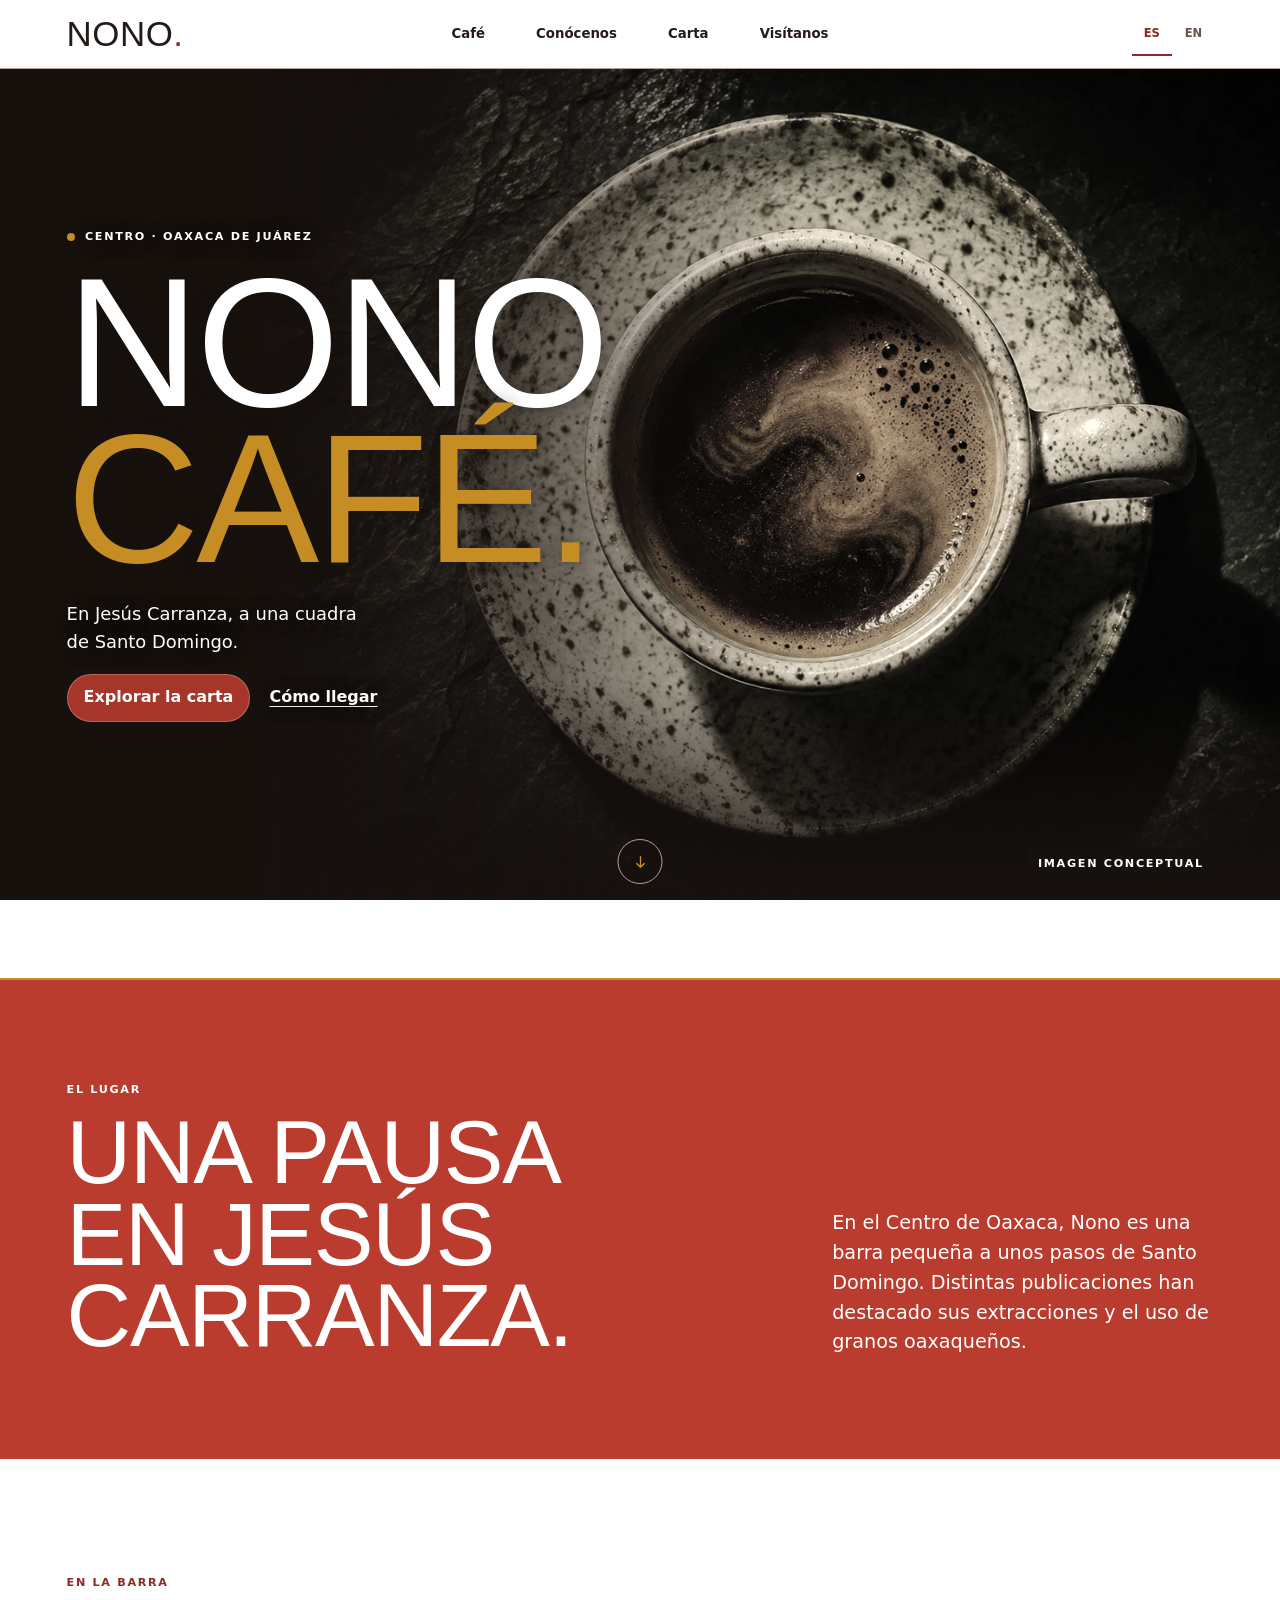
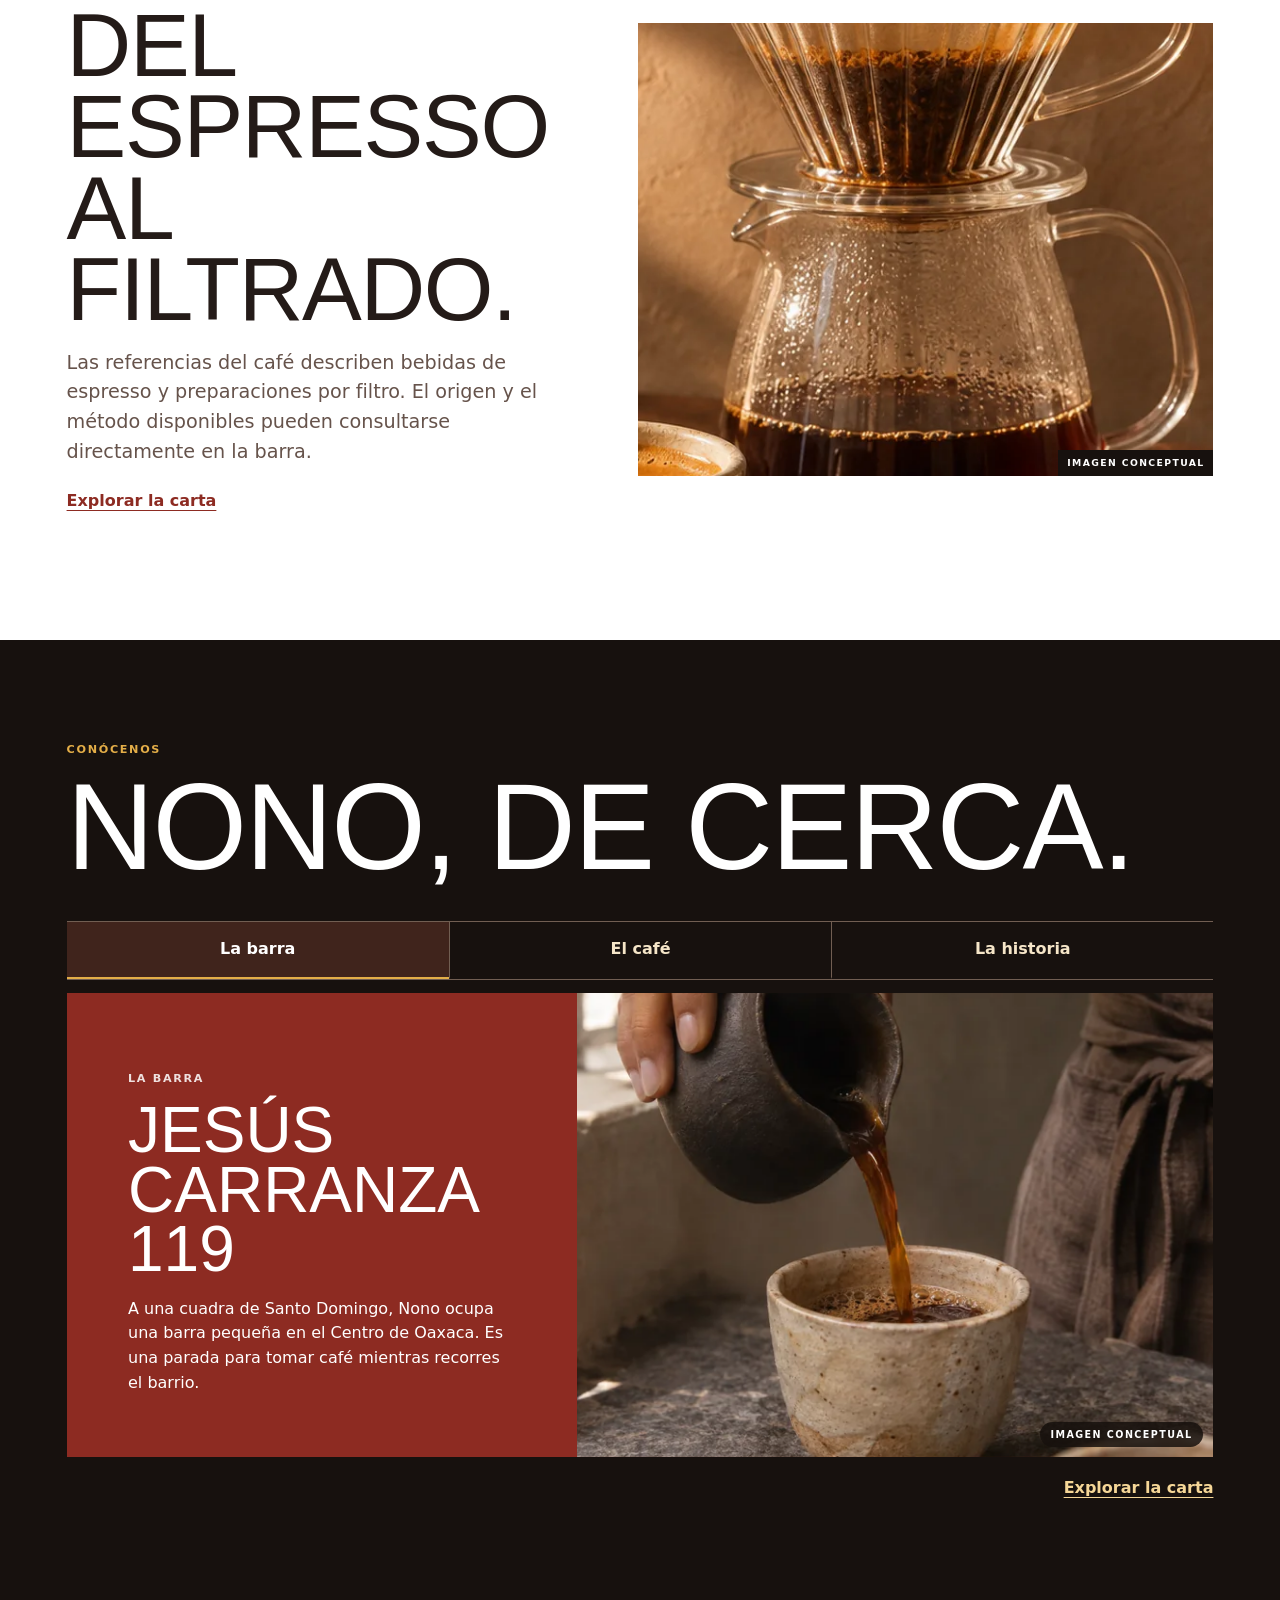
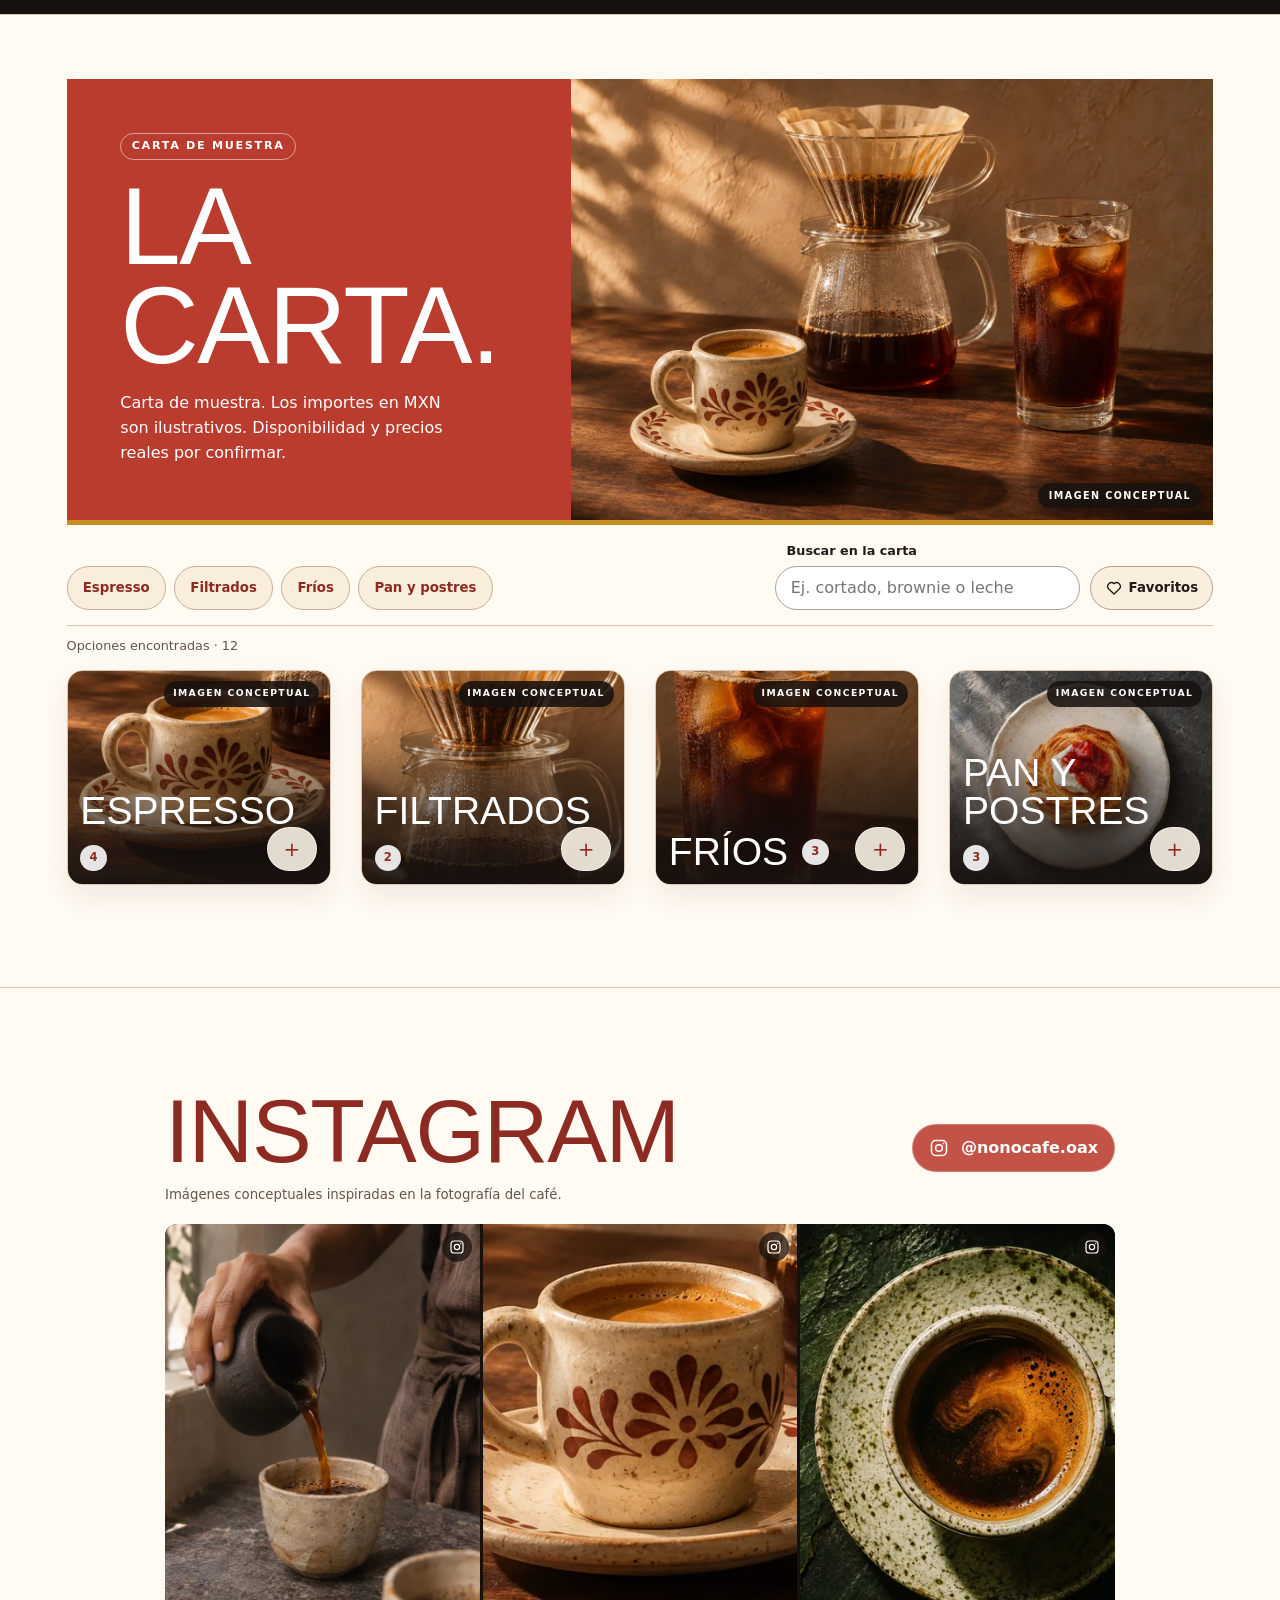
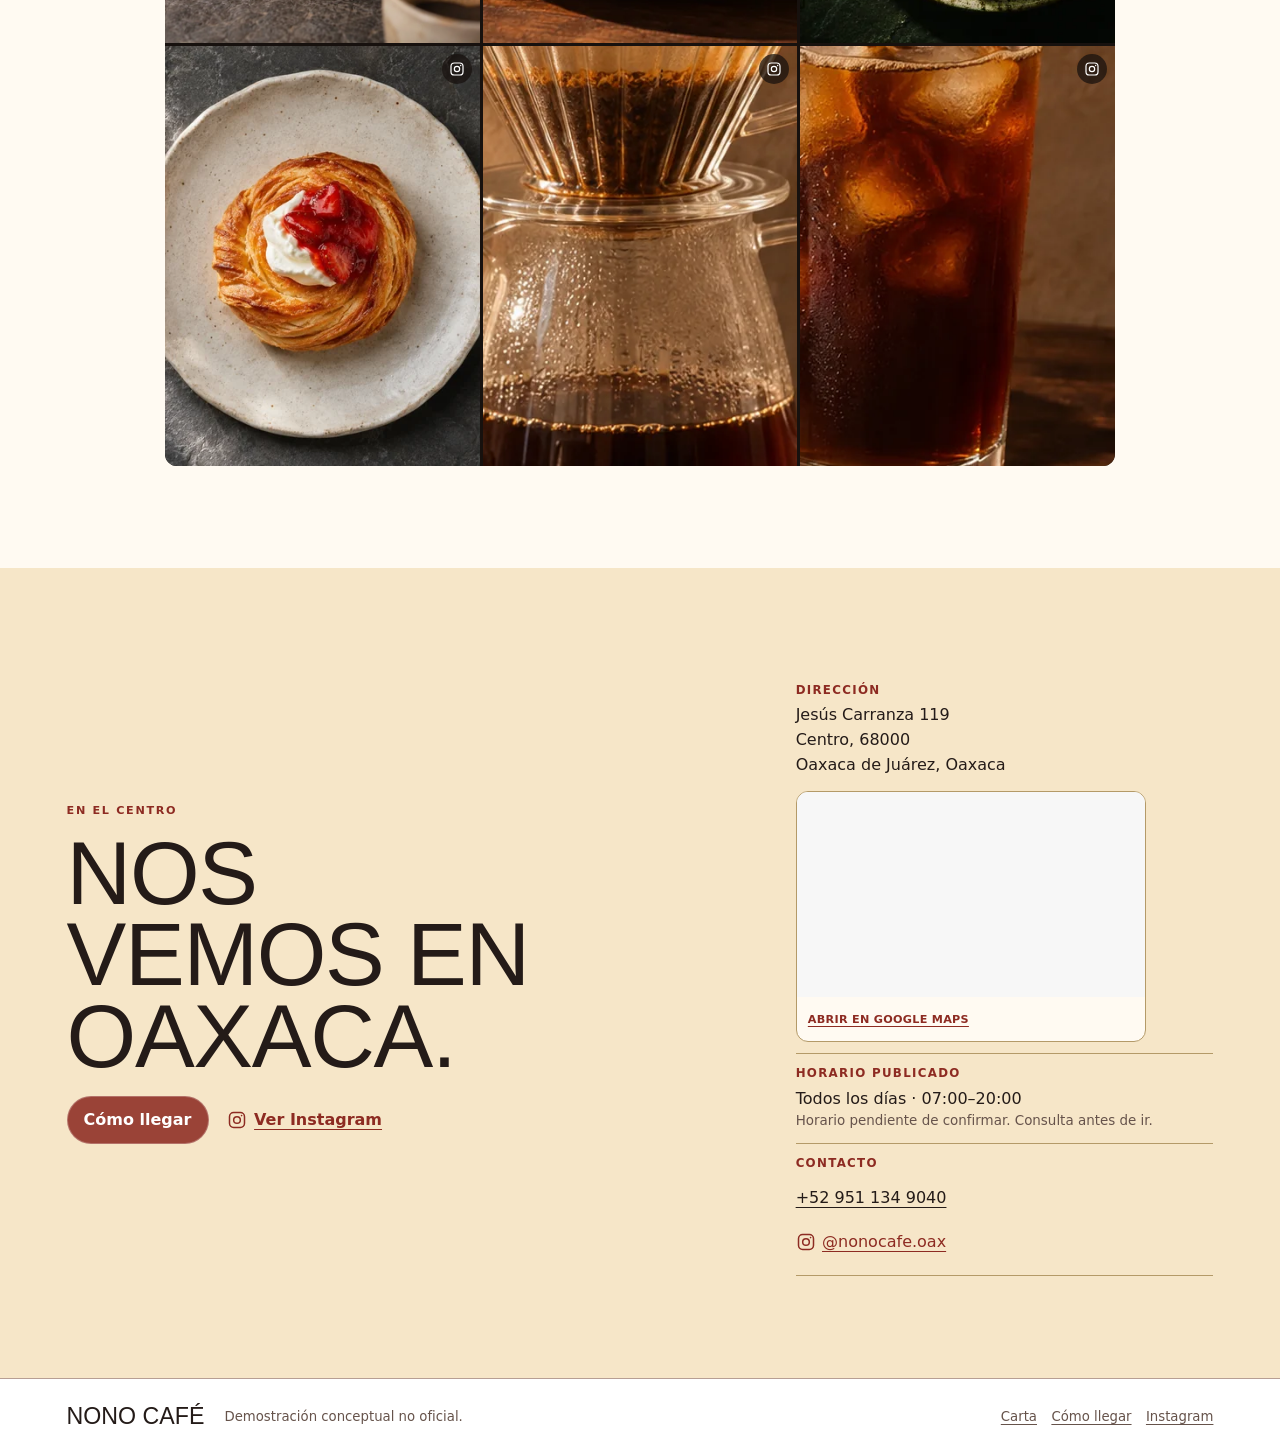
<file: index.html>
<!doctype html>
<html lang="es" data-entry>
<head>
<meta charset="utf-8">
<meta name="viewport" content="width=device-width, initial-scale=1">
<meta name="robots" content="noindex,nofollow">
<meta name="description" content="Una visita a Nono Café en Jesús Carranza 119, en el Centro de Oaxaca. Explora la carta de muestra y encuentra cómo llegar.">
<meta name="theme-color" content="#ffffff">
<meta property="og:type" content="website">
<meta property="og:title" content="Nono Café · Oaxaca de Juárez">
<meta property="og:description" content="Una visita a Nono Café en Jesús Carranza 119, en el Centro de Oaxaca. Explora la carta de muestra y encuentra cómo llegar.">
<meta property="og:locale" content="es_MX">
<link rel="alternate" hreflang="es" href="./es/index.html">
<link rel="alternate" hreflang="en" href="./en/index.html">
<link rel="alternate" hreflang="x-default" href="./es/index.html">
<link rel="icon" href="data:,">
<link rel="stylesheet" href="./assets/site.css">
<script src="./assets/site.js" defer></script>
<script type="application/ld+json">{"@context":"https://schema.org","@type":"CafeOrCoffeeShop","name":"Nono Café","address":{"@type":"PostalAddress","streetAddress":"Jesús Carranza 119","addressLocality":"Oaxaca de Juárez","addressRegion":"Oaxaca","postalCode":"68000","addressCountry":"MX"},"telephone":"+529511349040","sameAs":["https://www.instagram.com/nonocafe.oax/?hl=es"],"hasMap":"https://www.google.com/maps/search/?api=1&query=Nono+Caf%C3%A9+Jes%C3%BAs+Carranza+119+Oaxaca&query_place_id=ChIJl3Ce9_Ajx4URYngMMzrV4rU"}</script>
<title>Nono Café · Oaxaca de Juárez</title>
</head>
<body>
<a class="skip" href="#contenido">Saltar al contenido</a>
<header class="masthead" id="inicio">
  <div class="wrap masthead-inner">
    <a class="wordmark" href="./es/index.html" aria-label="Nono Café">NONO<span>.</span></a>
    <nav class="primary" aria-label="Navegación principal">
      <a href="#cafe">Café</a>
      <a href="#conocenos">Conócenos</a>
      <a href="./menu/index.html">Carta</a>
      <a href="#visita">Visítanos</a>
    </nav>
    <nav class="languages" aria-label="Idioma">
      <a href="./es/index.html" data-language="es" lang="es" hreflang="es" aria-label="Español" aria-current="page">ES</a><a href="./en/index.html" data-language="en" lang="en" hreflang="en" aria-label="English">EN</a>
    </nav>
  </div>
</header>
<main id="contenido" tabindex="-1">

  <div class="hero-track">
    <section class="hero" aria-labelledby="hero-title">
      <figure class="hero-photo">
        <img src="./assets/cover.webp" srcset="./assets/cover-small.webp 720w, ./assets/cover.webp 1440w" sizes="(max-width: 720px) 100vw, 80vw" width="1440" height="960" alt="Una taza de espresso vista desde arriba sobre piedra oscura" fetchpriority="high">
        <figcaption>Imagen conceptual</figcaption>
      </figure>
      <div class="wrap hero-inner">
        <div class="hero-copy">
          <p class="eyebrow">Centro · Oaxaca de Juárez</p>
          <h1 id="hero-title" aria-label="Nono Café" class="hero-title"><span aria-hidden="true" class="hero-line"><span class="letter" style="--i:0">N</span><span class="letter" style="--i:1">O</span><span class="letter" style="--i:2">N</span><span class="letter" style="--i:3">O</span></span><span aria-hidden="true" class="hero-line"><span class="letter" style="--i:4">C</span><span class="letter" style="--i:5">A</span><span class="letter" style="--i:6">F</span><span class="letter" style="--i:7">É</span><span class="letter" style="--i:8">.</span></span></h1>
          <p class="intro">En Jesús Carranza, a una cuadra de Santo Domingo.</p>
          <div class="actions"><a class="button" href="./menu/index.html">Explorar la carta</a><a class="text-link" href="https://www.google.com/maps/search/?api=1&amp;query=Nono+Caf%C3%A9+Jes%C3%BAs+Carranza+119+Oaxaca&amp;query_place_id=ChIJl3Ce9_Ajx4URYngMMzrV4rU">Cómo llegar</a></div>
        </div>
        <a class="scroll-cue" href="#el-lugar" aria-label="Bajar a El lugar"><svg class="down-icon" viewBox="0 0 24 24" width="18" height="18" fill="none" stroke="currentColor" stroke-width="1.8" stroke-linecap="round" stroke-linejoin="round" aria-hidden="true" focusable="false"><path d="M12 5v14m-5-5 5 5 5-5"/></svg></a>
      </div>
    </section>
  </div>
  <section class="story-band" id="el-lugar" aria-labelledby="story-title"><div class="wrap story">
    <div><p class="eyebrow">El lugar</p><h2 class="display" id="story-title">Una pausa en Jesús Carranza.</h2></div>
    <p>En el Centro de Oaxaca, Nono es una barra pequeña a unos pasos de Santo Domingo. Distintas publicaciones han destacado sus extracciones y el uso de granos oaxaqueños.</p>
  </div></section>
  <section class="wrap coffee" id="cafe" aria-labelledby="coffee-title">
    <div class="coffee-copy"><p class="eyebrow">En la barra</p><h2 class="display" id="coffee-title">Del espresso al filtrado.</h2><p>Las referencias del café describen bebidas de espresso y preparaciones por filtro. El origen y el método disponibles pueden consultarse directamente en la barra.</p><a href="#carta" class="text-link">Explorar la carta</a></div>
    <figure class="coffee-photo"><img src="./assets/filter.webp" alt="Gotero de vidrio con filtro sobre una jarra" loading="lazy" decoding="async" width="620" height="480"><figcaption>Imagen conceptual</figcaption></figure>
  </section>
  <section class="about" id="conocenos" aria-labelledby="about-title">
    <div class="wrap about-inner">
      <header class="about-intro">
        <p class="eyebrow">Conócenos</p>
        <h2 id="about-title" class="display">Nono, de cerca.</h2>
      </header>
      <div class="about-tabs" aria-label="Capítulos de Conócenos" hidden>
        <button id="about-tab-0" type="button">La barra</button><button id="about-tab-1" type="button">El café</button><button id="about-tab-2" type="button">La historia</button>
      </div>
      <div class="about-scenes">
        <article class="about-scene" id="about-scene-0">
          <div class="about-copy">
            <p class="eyebrow">La barra</p>
            <h3>Jesús Carranza 119</h3>
            <p>A una cuadra de Santo Domingo, Nono ocupa una barra pequeña en el Centro de Oaxaca. Es una parada para tomar café mientras recorres el barrio.</p>
          </div>
          <figure class="about-photo">
            <img src="./assets/instagram-pour.webp" alt="Una mano sirve café de una jarra de barro a una taza de cerámica" loading="lazy" decoding="async">
            <figcaption>Imagen conceptual</figcaption>
          </figure>
        </article><article class="about-scene" id="about-scene-1">
          <div class="about-copy">
            <p class="eyebrow">El café</p>
            <h3>Granos de Oaxaca</h3>
            <p>El espresso concentra el café en unos sorbos. El filtrado deja pasar el agua por el café molido más despacio. Ambos métodos aparecen en las reseñas de Nono.</p>
          </div>
          <figure class="about-photo">
            <img src="./assets/filter.webp" alt="Gotero de vidrio con filtro sobre una jarra de café" loading="lazy" decoding="async">
            <figcaption>Imagen conceptual</figcaption>
          </figure>
        </article><article class="about-scene" id="about-scene-2">
          <div class="about-copy">
            <p class="eyebrow">La historia</p>
            <h3>Un primer aniversario</h3>
            <p>En 2023, la revista oaxaqueña Quixe visitó Nono al acercarse su primer aniversario. Destacó la variedad de extracciones y el uso de granos oaxaqueños.</p>
          </div>
          <figure class="about-photo">
            <img src="./assets/espresso.webp" alt="Un espresso servido en una taza de cerámica sobre madera" loading="lazy" decoding="async">
            <figcaption>Imagen conceptual</figcaption>
          </figure>
        </article>
      </div>
      <div class="about-end"><a class="text-link" href="#carta">Explorar la carta</a></div>
    </div>
  </section>
<section class="menu-panel" id="carta" aria-labelledby="menu-title">
    <div class="wrap menu-inner">
      <header class="section-head menu-cover">
        <div class="menu-cover-copy">
          <p class="eyebrow">Carta de muestra</p>
          <h2 id="menu-title" class="display">La carta.</h2>
          <p>Carta de muestra. Los importes en MXN son ilustrativos. Disponibilidad y precios reales por confirmar.</p>
        </div>
        <figure class="menu-cover-photo">
          <img src="./assets/menu-cover.webp" srcset="./assets/menu-cover-small.webp 680w, ./assets/menu-cover.webp 1440w" sizes="(max-width: 690px) 94vw, (max-width: 1200px) 54vw, 740px" width="1440" height="960" alt="" loading="lazy" decoding="async">
          <figcaption>Imagen conceptual</figcaption>
        </figure>
      </header>
      <div class="menu-controls">
        <nav class="categories" aria-label="Categorías de la carta">
          <a href="#espresso">Espresso</a><a href="#filtrados">Filtrados</a><a href="#frios">Fríos</a><a href="#pan-postres">Pan y postres</a>
        </nav>
        <div class="menu-tools" hidden>
          <div class="menu-search"><label for="drink-search">Buscar en la carta</label>
            <input type="search" id="drink-search" placeholder="Ej. cortado, brownie o leche" autocomplete="off">
          </div>
          <div class="menu-tool-actions">
            <button class="menu-saved" type="button" aria-pressed="false"><svg class="heart-icon" viewBox="0 0 24 24" width="18" height="18" fill="none" stroke="currentColor" stroke-width="1.8" stroke-linejoin="round" aria-hidden="true" focusable="false"><path d="M12 20 4.7 13a5 5 0 0 1 7.3-6.8 5 5 0 0 1 7.3 6.8Z"/></svg> Favoritos</button>
            <button class="menu-clear" type="button" hidden>Limpiar filtros</button>
          </div>
        </div>
      </div>
      <p class="menu-status" role="status" data-count="Opciones encontradas" data-empty="No hay opciones que coincidan." data-empty-saved="Aún no has guardado favoritos." hidden></p>
      <div class="menu-deck"><details class="menu-group" id="espresso">
        <summary aria-labelledby="title-espresso">
          <figure class="menu-photo">
            <img src="./assets/espresso.webp" alt="" loading="lazy" decoding="async" width="620" height="480">
            <figcaption>Imagen conceptual</figcaption>
          </figure>
          <div class="category-caption">
            <span class="category-title" id="title-espresso">Espresso<span class="category-count" aria-hidden="true">4</span></span>
            <span class="card-toggle" aria-hidden="true"></span>
          </div>
        </summary>
        <div class="menu-copy">
          <ul><li class="drink" data-drink="espresso">
            <div class="drink-header"><strong>Espresso</strong>
              <button type="button" class="drink-save" aria-pressed="false" aria-label="Guardar como favorito · Espresso" hidden><svg class="heart-icon" viewBox="0 0 24 24" width="18" height="18" fill="none" stroke="currentColor" stroke-width="1.8" stroke-linejoin="round" aria-hidden="true" focusable="false"><path d="M12 20 4.7 13a5 5 0 0 1 7.3-6.8 5 5 0 0 1 7.3 6.8Z"/></svg></button>
            </div>
            <p class="drink-description">Una extracción corta y concentrada.</p>
            <span class="price">MXN 44 <small class="sample-price">Ejemplo</small></span>
            <details class="drink-details"><summary>Ver preparación <svg class="down-icon" viewBox="0 0 24 24" width="18" height="18" fill="none" stroke="currentColor" stroke-width="1.8" stroke-linecap="round" stroke-linejoin="round" aria-hidden="true" focusable="false"><path d="M12 5v14m-5-5 5 5 5-5"/></svg></summary>
              <p><strong>Preparación de ejemplo</strong>El agua pasa a presión por café molido fino. Se sirve en una taza pequeña.</p>
            </details>
          </li><li class="drink" data-drink="americano">
            <div class="drink-header"><strong>Americano</strong>
              <button type="button" class="drink-save" aria-pressed="false" aria-label="Guardar como favorito · Americano" hidden><svg class="heart-icon" viewBox="0 0 24 24" width="18" height="18" fill="none" stroke="currentColor" stroke-width="1.8" stroke-linejoin="round" aria-hidden="true" focusable="false"><path d="M12 20 4.7 13a5 5 0 0 1 7.3-6.8 5 5 0 0 1 7.3 6.8Z"/></svg></button>
            </div>
            <p class="drink-description">Espresso alargado con agua caliente.</p>
            <span class="price">MXN 50 <small class="sample-price">Ejemplo</small></span>
            <details class="drink-details"><summary>Ver preparación <svg class="down-icon" viewBox="0 0 24 24" width="18" height="18" fill="none" stroke="currentColor" stroke-width="1.8" stroke-linecap="round" stroke-linejoin="round" aria-hidden="true" focusable="false"><path d="M12 5v14m-5-5 5 5 5-5"/></svg></summary>
              <p><strong>Preparación de ejemplo</strong>El agua diluye el espresso y permite beberlo en una taza más grande.</p>
            </details>
          </li><li class="drink" data-drink="cortado">
            <div class="drink-header"><strong>Cortado</strong>
              <button type="button" class="drink-save" aria-pressed="false" aria-label="Guardar como favorito · Cortado" hidden><svg class="heart-icon" viewBox="0 0 24 24" width="18" height="18" fill="none" stroke="currentColor" stroke-width="1.8" stroke-linejoin="round" aria-hidden="true" focusable="false"><path d="M12 20 4.7 13a5 5 0 0 1 7.3-6.8 5 5 0 0 1 7.3 6.8Z"/></svg></button>
            </div>
            <p class="drink-description">Espresso con un poco de leche vaporizada.</p>
            <span class="price">Precio por confirmar</span>
            <details class="drink-details"><summary>Ver preparación <svg class="down-icon" viewBox="0 0 24 24" width="18" height="18" fill="none" stroke="currentColor" stroke-width="1.8" stroke-linecap="round" stroke-linejoin="round" aria-hidden="true" focusable="false"><path d="M12 5v14m-5-5 5 5 5-5"/></svg></summary>
              <p><strong>Preparación de ejemplo</strong>La leche suaviza el espresso y mantiene el café en primer plano.</p>
            </details>
          </li><li class="drink" data-drink="capuchino">
            <div class="drink-header"><strong>Capuchino</strong>
              <button type="button" class="drink-save" aria-pressed="false" aria-label="Guardar como favorito · Capuchino" hidden><svg class="heart-icon" viewBox="0 0 24 24" width="18" height="18" fill="none" stroke="currentColor" stroke-width="1.8" stroke-linejoin="round" aria-hidden="true" focusable="false"><path d="M12 20 4.7 13a5 5 0 0 1 7.3-6.8 5 5 0 0 1 7.3 6.8Z"/></svg></button>
            </div>
            <p class="drink-description">Espresso con leche y espuma.</p>
            <span class="price">MXN 69 <small class="sample-price">Ejemplo</small></span>
            <details class="drink-details"><summary>Ver preparación <svg class="down-icon" viewBox="0 0 24 24" width="18" height="18" fill="none" stroke="currentColor" stroke-width="1.8" stroke-linecap="round" stroke-linejoin="round" aria-hidden="true" focusable="false"><path d="M12 5v14m-5-5 5 5 5-5"/></svg></summary>
              <p><strong>Preparación de ejemplo</strong>La espuma aporta una textura más aireada que la de un cortado.</p>
            </details>
          </li></ul>
        </div>
      </details><details class="menu-group" id="filtrados">
        <summary aria-labelledby="title-filtrados">
          <figure class="menu-photo">
            <img src="./assets/filter.webp" alt="" loading="lazy" decoding="async" width="620" height="480">
            <figcaption>Imagen conceptual</figcaption>
          </figure>
          <div class="category-caption">
            <span class="category-title" id="title-filtrados">Filtrados<span class="category-count" aria-hidden="true">2</span></span>
            <span class="card-toggle" aria-hidden="true"></span>
          </div>
        </summary>
        <div class="menu-copy">
          <ul><li class="drink" data-drink="filtrado">
            <div class="drink-header"><strong>Café filtrado</strong>
              <button type="button" class="drink-save" aria-pressed="false" aria-label="Guardar como favorito · Café filtrado" hidden><svg class="heart-icon" viewBox="0 0 24 24" width="18" height="18" fill="none" stroke="currentColor" stroke-width="1.8" stroke-linejoin="round" aria-hidden="true" focusable="false"><path d="M12 20 4.7 13a5 5 0 0 1 7.3-6.8 5 5 0 0 1 7.3 6.8Z"/></svg></button>
            </div>
            <p class="drink-description">Café preparado por goteo con filtro de papel.</p>
            <span class="price">MXN 64 <small class="sample-price">Ejemplo</small></span>
            <details class="drink-details"><summary>Ver preparación <svg class="down-icon" viewBox="0 0 24 24" width="18" height="18" fill="none" stroke="currentColor" stroke-width="1.8" stroke-linecap="round" stroke-linejoin="round" aria-hidden="true" focusable="false"><path d="M12 5v14m-5-5 5 5 5-5"/></svg></summary>
              <p><strong>Preparación de ejemplo</strong>El agua se vierte poco a poco sobre el café molido y la bebida cae a la jarra.</p>
            </details>
          </li><li class="drink" data-drink="prensa-francesa">
            <div class="drink-header"><strong>Prensa francesa</strong>
              <button type="button" class="drink-save" aria-pressed="false" aria-label="Guardar como favorito · Prensa francesa" hidden><svg class="heart-icon" viewBox="0 0 24 24" width="18" height="18" fill="none" stroke="currentColor" stroke-width="1.8" stroke-linejoin="round" aria-hidden="true" focusable="false"><path d="M12 20 4.7 13a5 5 0 0 1 7.3-6.8 5 5 0 0 1 7.3 6.8Z"/></svg></button>
            </div>
            <p class="drink-description">Café en infusión, separado con un émbolo.</p>
            <span class="price">Precio por confirmar</span>
            <details class="drink-details"><summary>Ver preparación <svg class="down-icon" viewBox="0 0 24 24" width="18" height="18" fill="none" stroke="currentColor" stroke-width="1.8" stroke-linecap="round" stroke-linejoin="round" aria-hidden="true" focusable="false"><path d="M12 5v14m-5-5 5 5 5-5"/></svg></summary>
              <p><strong>Preparación de ejemplo</strong>El café permanece en contacto con el agua antes de bajar el filtro metálico.</p>
            </details>
          </li></ul>
        </div>
      </details><details class="menu-group" id="frios">
        <summary aria-labelledby="title-frios">
          <figure class="menu-photo">
            <img src="./assets/iced.webp" alt="" loading="lazy" decoding="async" width="620" height="480">
            <figcaption>Imagen conceptual</figcaption>
          </figure>
          <div class="category-caption">
            <span class="category-title" id="title-frios">Fríos<span class="category-count" aria-hidden="true">3</span></span>
            <span class="card-toggle" aria-hidden="true"></span>
          </div>
        </summary>
        <div class="menu-copy">
          <ul><li class="drink" data-drink="cafe-hielo">
            <div class="drink-header"><strong>Café con hielo</strong>
              <button type="button" class="drink-save" aria-pressed="false" aria-label="Guardar como favorito · Café con hielo" hidden><svg class="heart-icon" viewBox="0 0 24 24" width="18" height="18" fill="none" stroke="currentColor" stroke-width="1.8" stroke-linejoin="round" aria-hidden="true" focusable="false"><path d="M12 20 4.7 13a5 5 0 0 1 7.3-6.8 5 5 0 0 1 7.3 6.8Z"/></svg></button>
            </div>
            <p class="drink-description">Café negro servido sobre hielo.</p>
            <span class="price">Precio por confirmar</span>
            <details class="drink-details"><summary>Ver preparación <svg class="down-icon" viewBox="0 0 24 24" width="18" height="18" fill="none" stroke="currentColor" stroke-width="1.8" stroke-linecap="round" stroke-linejoin="round" aria-hidden="true" focusable="false"><path d="M12 5v14m-5-5 5 5 5-5"/></svg></summary>
              <p><strong>Preparación de ejemplo</strong>Se enfría al momento de servirlo sobre cubos de hielo.</p>
            </details>
          </li><li class="drink" data-drink="latte-frio">
            <div class="drink-header"><strong>Latte frío</strong>
              <button type="button" class="drink-save" aria-pressed="false" aria-label="Guardar como favorito · Latte frío" hidden><svg class="heart-icon" viewBox="0 0 24 24" width="18" height="18" fill="none" stroke="currentColor" stroke-width="1.8" stroke-linejoin="round" aria-hidden="true" focusable="false"><path d="M12 20 4.7 13a5 5 0 0 1 7.3-6.8 5 5 0 0 1 7.3 6.8Z"/></svg></button>
            </div>
            <p class="drink-description">Espresso, leche fría y hielo.</p>
            <span class="price">MXN 76 <small class="sample-price">Ejemplo</small></span>
            <details class="drink-details"><summary>Ver preparación <svg class="down-icon" viewBox="0 0 24 24" width="18" height="18" fill="none" stroke="currentColor" stroke-width="1.8" stroke-linecap="round" stroke-linejoin="round" aria-hidden="true" focusable="false"><path d="M12 5v14m-5-5 5 5 5-5"/></svg></summary>
              <p><strong>Preparación de ejemplo</strong>La leche fría suaviza el espresso en una bebida larga.</p>
            </details>
          </li><li class="drink" data-drink="cold-brew">
            <div class="drink-header"><strong>Cold brew</strong>
              <button type="button" class="drink-save" aria-pressed="false" aria-label="Guardar como favorito · Cold brew" hidden><svg class="heart-icon" viewBox="0 0 24 24" width="18" height="18" fill="none" stroke="currentColor" stroke-width="1.8" stroke-linejoin="round" aria-hidden="true" focusable="false"><path d="M12 20 4.7 13a5 5 0 0 1 7.3-6.8 5 5 0 0 1 7.3 6.8Z"/></svg></button>
            </div>
            <p class="drink-description">Café preparado por infusión en frío.</p>
            <span class="price">Precio por confirmar</span>
            <details class="drink-details"><summary>Ver preparación <svg class="down-icon" viewBox="0 0 24 24" width="18" height="18" fill="none" stroke="currentColor" stroke-width="1.8" stroke-linecap="round" stroke-linejoin="round" aria-hidden="true" focusable="false"><path d="M12 5v14m-5-5 5 5 5-5"/></svg></summary>
              <p><strong>Preparación de ejemplo</strong>La extracción empieza en frío y toma varias horas.</p>
            </details>
          </li></ul>
        </div>
      </details><details class="menu-group" id="pan-postres">
        <summary aria-labelledby="title-pan-postres">
          <figure class="menu-photo">
            <img src="./assets/pastry.webp" alt="" loading="lazy" decoding="async" width="620" height="480">
            <figcaption>Imagen conceptual</figcaption>
          </figure>
          <div class="category-caption">
            <span class="category-title" id="title-pan-postres">Pan y postres<span class="category-count" aria-hidden="true">3</span></span>
            <span class="card-toggle" aria-hidden="true"></span>
          </div>
        </summary>
        <div class="menu-copy">
          <ul><li class="drink" data-drink="hojaldre-frutos-rojos">
            <div class="drink-header"><strong>Hojaldre con frutos rojos</strong>
              <button type="button" class="drink-save" aria-pressed="false" aria-label="Guardar como favorito · Hojaldre con frutos rojos" hidden><svg class="heart-icon" viewBox="0 0 24 24" width="18" height="18" fill="none" stroke="currentColor" stroke-width="1.8" stroke-linejoin="round" aria-hidden="true" focusable="false"><path d="M12 20 4.7 13a5 5 0 0 1 7.3-6.8 5 5 0 0 1 7.3 6.8Z"/></svg></button>
            </div>
            <p class="drink-description">Hojaldre crujiente con crema y compota.</p>
            <span class="price">Precio por confirmar</span>
            <details class="drink-details"><summary>Ver preparación <svg class="down-icon" viewBox="0 0 24 24" width="18" height="18" fill="none" stroke="currentColor" stroke-width="1.8" stroke-linecap="round" stroke-linejoin="round" aria-hidden="true" focusable="false"><path d="M12 5v14m-5-5 5 5 5-5"/></svg></summary>
              <p><strong>Preparación de ejemplo</strong>Como idea para la carta, un hojaldre laminado con una cucharada de compota sobre la crema.</p>
            </details>
          </li><li class="drink" data-drink="brownie">
            <div class="drink-header"><strong>Brownie de chocolate</strong>
              <button type="button" class="drink-save" aria-pressed="false" aria-label="Guardar como favorito · Brownie de chocolate" hidden><svg class="heart-icon" viewBox="0 0 24 24" width="18" height="18" fill="none" stroke="currentColor" stroke-width="1.8" stroke-linejoin="round" aria-hidden="true" focusable="false"><path d="M12 20 4.7 13a5 5 0 0 1 7.3-6.8 5 5 0 0 1 7.3 6.8Z"/></svg></button>
            </div>
            <p class="drink-description">Bizcocho compacto de chocolate.</p>
            <span class="price">Precio por confirmar</span>
            <details class="drink-details"><summary>Ver preparación <svg class="down-icon" viewBox="0 0 24 24" width="18" height="18" fill="none" stroke="currentColor" stroke-width="1.8" stroke-linecap="round" stroke-linejoin="round" aria-hidden="true" focusable="false"><path d="M12 5v14m-5-5 5 5 5-5"/></svg></summary>
              <p><strong>Preparación de ejemplo</strong>La textura de este ejemplo es húmeda en el centro y firme en los bordes.</p>
            </details>
          </li><li class="drink" data-drink="pudin-pan">
            <div class="drink-header"><strong>Budín de pan</strong>
              <button type="button" class="drink-save" aria-pressed="false" aria-label="Guardar como favorito · Budín de pan" hidden><svg class="heart-icon" viewBox="0 0 24 24" width="18" height="18" fill="none" stroke="currentColor" stroke-width="1.8" stroke-linejoin="round" aria-hidden="true" focusable="false"><path d="M12 20 4.7 13a5 5 0 0 1 7.3-6.8 5 5 0 0 1 7.3 6.8Z"/></svg></button>
            </div>
            <p class="drink-description">Postre horneado de pan de textura suave.</p>
            <span class="price">Precio por confirmar</span>
            <details class="drink-details"><summary>Ver preparación <svg class="down-icon" viewBox="0 0 24 24" width="18" height="18" fill="none" stroke="currentColor" stroke-width="1.8" stroke-linecap="round" stroke-linejoin="round" aria-hidden="true" focusable="false"><path d="M12 5v14m-5-5 5 5 5-5"/></svg></summary>
              <p><strong>Preparación de ejemplo</strong>En este ejemplo, el pan se humedece antes de hornearse.</p>
            </details>
          </li></ul>
        </div>
      </details></div>
    </div>
  </section>

  <section class="gallery" id="instagram" aria-labelledby="gallery-title">
    <div class="wrap gallery-inner">
      <header class="gallery-heading">
        <h2 class="display" id="gallery-title">Instagram</h2>
        <a class="button gallery-profile" href="https://www.instagram.com/nonocafe.oax/?hl=es" target="_blank" rel="noopener noreferrer"><svg class="social-icon" viewBox="0 0 24 24" width="20" height="20" fill="none" stroke="currentColor" stroke-width="1.8" aria-hidden="true" focusable="false"><rect x="3" y="3" width="18" height="18" rx="5"/><circle cx="12" cy="12" r="4"/><circle cx="17.5" cy="6.7" r="1" fill="currentColor" stroke="none"/></svg><span>@nonocafe.oax</span></a>
      </header>
      <p class="gallery-note" id="gallery-note">Imágenes conceptuales inspiradas en la fotografía del café.</p>
      <div class="gallery-shots" aria-describedby="gallery-note">
        <a href="https://www.instagram.com/nonocafe.oax/?hl=es" target="_blank" rel="noopener noreferrer" aria-label="Café vertido desde una jarra negra a una taza de cerámica · Ver Instagram"><img src="./assets/instagram-pour.webp" alt="" loading="lazy" decoding="async"><span class="gallery-icon"><svg class="social-icon" viewBox="0 0 24 24" width="20" height="20" fill="none" stroke="currentColor" stroke-width="1.8" aria-hidden="true" focusable="false"><rect x="3" y="3" width="18" height="18" rx="5"/><circle cx="12" cy="12" r="4"/><circle cx="17.5" cy="6.7" r="1" fill="currentColor" stroke="none"/></svg></span></a><a href="https://www.instagram.com/nonocafe.oax/?hl=es" target="_blank" rel="noopener noreferrer" aria-label="Espresso en una taza de cerámica pintada sobre madera · Ver Instagram"><img src="./assets/espresso.webp" alt="" loading="lazy" decoding="async"><span class="gallery-icon"><svg class="social-icon" viewBox="0 0 24 24" width="20" height="20" fill="none" stroke="currentColor" stroke-width="1.8" aria-hidden="true" focusable="false"><rect x="3" y="3" width="18" height="18" rx="5"/><circle cx="12" cy="12" r="4"/><circle cx="17.5" cy="6.7" r="1" fill="currentColor" stroke="none"/></svg></span></a><a href="https://www.instagram.com/nonocafe.oax/?hl=es" target="_blank" rel="noopener noreferrer" aria-label="Taza de espresso vista desde arriba sobre piedra oscura · Ver Instagram"><img src="./assets/cover-small.webp" alt="" loading="lazy" decoding="async"><span class="gallery-icon"><svg class="social-icon" viewBox="0 0 24 24" width="20" height="20" fill="none" stroke="currentColor" stroke-width="1.8" aria-hidden="true" focusable="false"><rect x="3" y="3" width="18" height="18" rx="5"/><circle cx="12" cy="12" r="4"/><circle cx="17.5" cy="6.7" r="1" fill="currentColor" stroke="none"/></svg></span></a><a href="https://www.instagram.com/nonocafe.oax/?hl=es" target="_blank" rel="noopener noreferrer" aria-label="Hojaldre con crema y frutos rojos sobre cerámica · Ver Instagram"><img src="./assets/pastry.webp" alt="" loading="lazy" decoding="async"><span class="gallery-icon"><svg class="social-icon" viewBox="0 0 24 24" width="20" height="20" fill="none" stroke="currentColor" stroke-width="1.8" aria-hidden="true" focusable="false"><rect x="3" y="3" width="18" height="18" rx="5"/><circle cx="12" cy="12" r="4"/><circle cx="17.5" cy="6.7" r="1" fill="currentColor" stroke="none"/></svg></span></a><a href="https://www.instagram.com/nonocafe.oax/?hl=es" target="_blank" rel="noopener noreferrer" aria-label="Café filtrado en una jarra de vidrio iluminada de lado · Ver Instagram"><img src="./assets/filter.webp" alt="" loading="lazy" decoding="async"><span class="gallery-icon"><svg class="social-icon" viewBox="0 0 24 24" width="20" height="20" fill="none" stroke="currentColor" stroke-width="1.8" aria-hidden="true" focusable="false"><rect x="3" y="3" width="18" height="18" rx="5"/><circle cx="12" cy="12" r="4"/><circle cx="17.5" cy="6.7" r="1" fill="currentColor" stroke="none"/></svg></span></a><a href="https://www.instagram.com/nonocafe.oax/?hl=es" target="_blank" rel="noopener noreferrer" aria-label="Detalle de un café frío con hielo · Ver Instagram"><img src="./assets/iced.webp" alt="" loading="lazy" decoding="async"><span class="gallery-icon"><svg class="social-icon" viewBox="0 0 24 24" width="20" height="20" fill="none" stroke="currentColor" stroke-width="1.8" aria-hidden="true" focusable="false"><rect x="3" y="3" width="18" height="18" rx="5"/><circle cx="12" cy="12" r="4"/><circle cx="17.5" cy="6.7" r="1" fill="currentColor" stroke="none"/></svg></span></a>
      </div>
    </div>
  </section>
  <section class="visit" id="visita" aria-labelledby="visit-title"><div class="wrap visit-grid">
    <div class="visit-heading"><p class="eyebrow">En el Centro</p><h2 class="display" id="visit-title">Nos vemos en Oaxaca.</h2><div class="visit-actions">
        <a class="button button-light" href="https://www.google.com/maps/search/?api=1&amp;query=Nono+Caf%C3%A9+Jes%C3%BAs+Carranza+119+Oaxaca&amp;query_place_id=ChIJl3Ce9_Ajx4URYngMMzrV4rU">Cómo llegar</a>
        <a class="text-link button-social" href="https://www.instagram.com/nonocafe.oax/?hl=es" target="_blank" rel="noopener noreferrer"><svg class="social-icon" viewBox="0 0 24 24" width="20" height="20" fill="none" stroke="currentColor" stroke-width="1.8" aria-hidden="true" focusable="false"><rect x="3" y="3" width="18" height="18" rx="5"/><circle cx="12" cy="12" r="4"/><circle cx="17.5" cy="6.7" r="1" fill="currentColor" stroke="none"/></svg><span>Ver Instagram</span></a>
      </div></div>
    <div class="visit-details">
      <div>
        <h3>Dirección</h3>
        <address>Jesús Carranza 119<br>Centro, 68000<br>Oaxaca de Juárez, Oaxaca</address>
        <figure class="visit-map">
          <iframe src="https://maps.google.com/maps?q=Nono+Caf%C3%A9%2C+Jes%C3%BAs+Carranza+119%2C+Oaxaca+de+Ju%C3%A1rez%2C+Oaxaca&amp;z=16&amp;hl=es&amp;output=embed" title="Mapa interactivo de Nono Café en Jesús Carranza 119" width="350" height="205" loading="lazy" referrerpolicy="no-referrer-when-downgrade" allowfullscreen></iframe>
          <figcaption><a href="https://www.google.com/maps/search/?api=1&amp;query=Nono+Caf%C3%A9+Jes%C3%BAs+Carranza+119+Oaxaca&amp;query_place_id=ChIJl3Ce9_Ajx4URYngMMzrV4rU">Abrir en Google Maps</a></figcaption>
        </figure>
      </div>
      <div><h3>Horario publicado</h3><p>Todos los días · 07:00–20:00</p><p class="muted">Horario pendiente de confirmar. Consulta antes de ir.</p></div>
      <div><h3>Contacto</h3><p><a href="tel:+529511349040" aria-label="Llamar +52 951 134 9040">+52 951 134 9040</a></p><p><a class="visit-social-link" href="https://www.instagram.com/nonocafe.oax/?hl=es" target="_blank" rel="noopener noreferrer"><svg class="social-icon" viewBox="0 0 24 24" width="20" height="20" fill="none" stroke="currentColor" stroke-width="1.8" aria-hidden="true" focusable="false"><rect x="3" y="3" width="18" height="18" rx="5"/><circle cx="12" cy="12" r="4"/><circle cx="17.5" cy="6.7" r="1" fill="currentColor" stroke="none"/></svg><span>@nonocafe.oax</span></a></p></div>
    </div>
  </div></section>
</main>
<footer><div class="wrap footer-inner"><a href="./es/index.html" class="footer-name">Nono Café</a><p>Demostración conceptual no oficial.</p>
  <div class="footer-links"><a href="./menu/index.html">Carta</a><a href="https://www.google.com/maps/search/?api=1&amp;query=Nono+Caf%C3%A9+Jes%C3%BAs+Carranza+119+Oaxaca&amp;query_place_id=ChIJl3Ce9_Ajx4URYngMMzrV4rU">Cómo llegar</a><a href="https://www.instagram.com/nonocafe.oax/?hl=es" target="_blank" rel="noopener noreferrer">Instagram</a></div>
</div></footer>
</body>
</html>
</file>
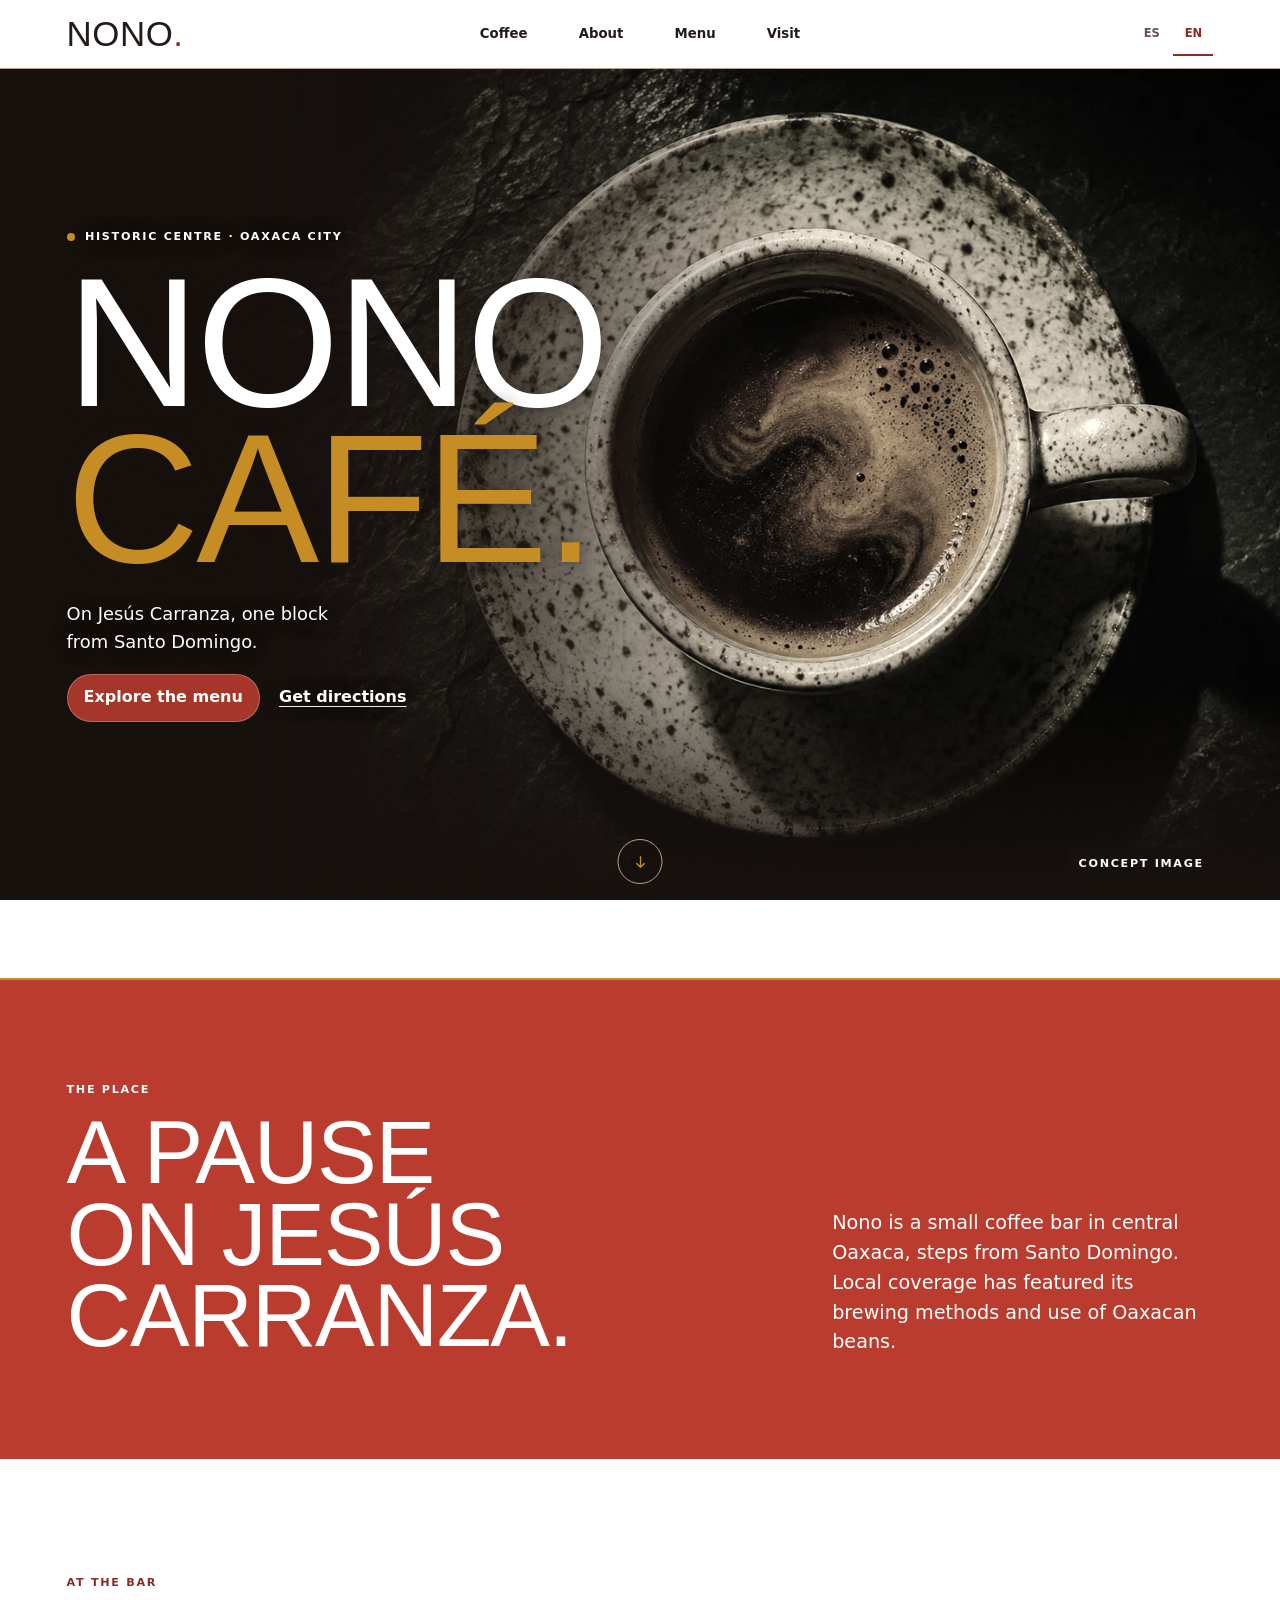
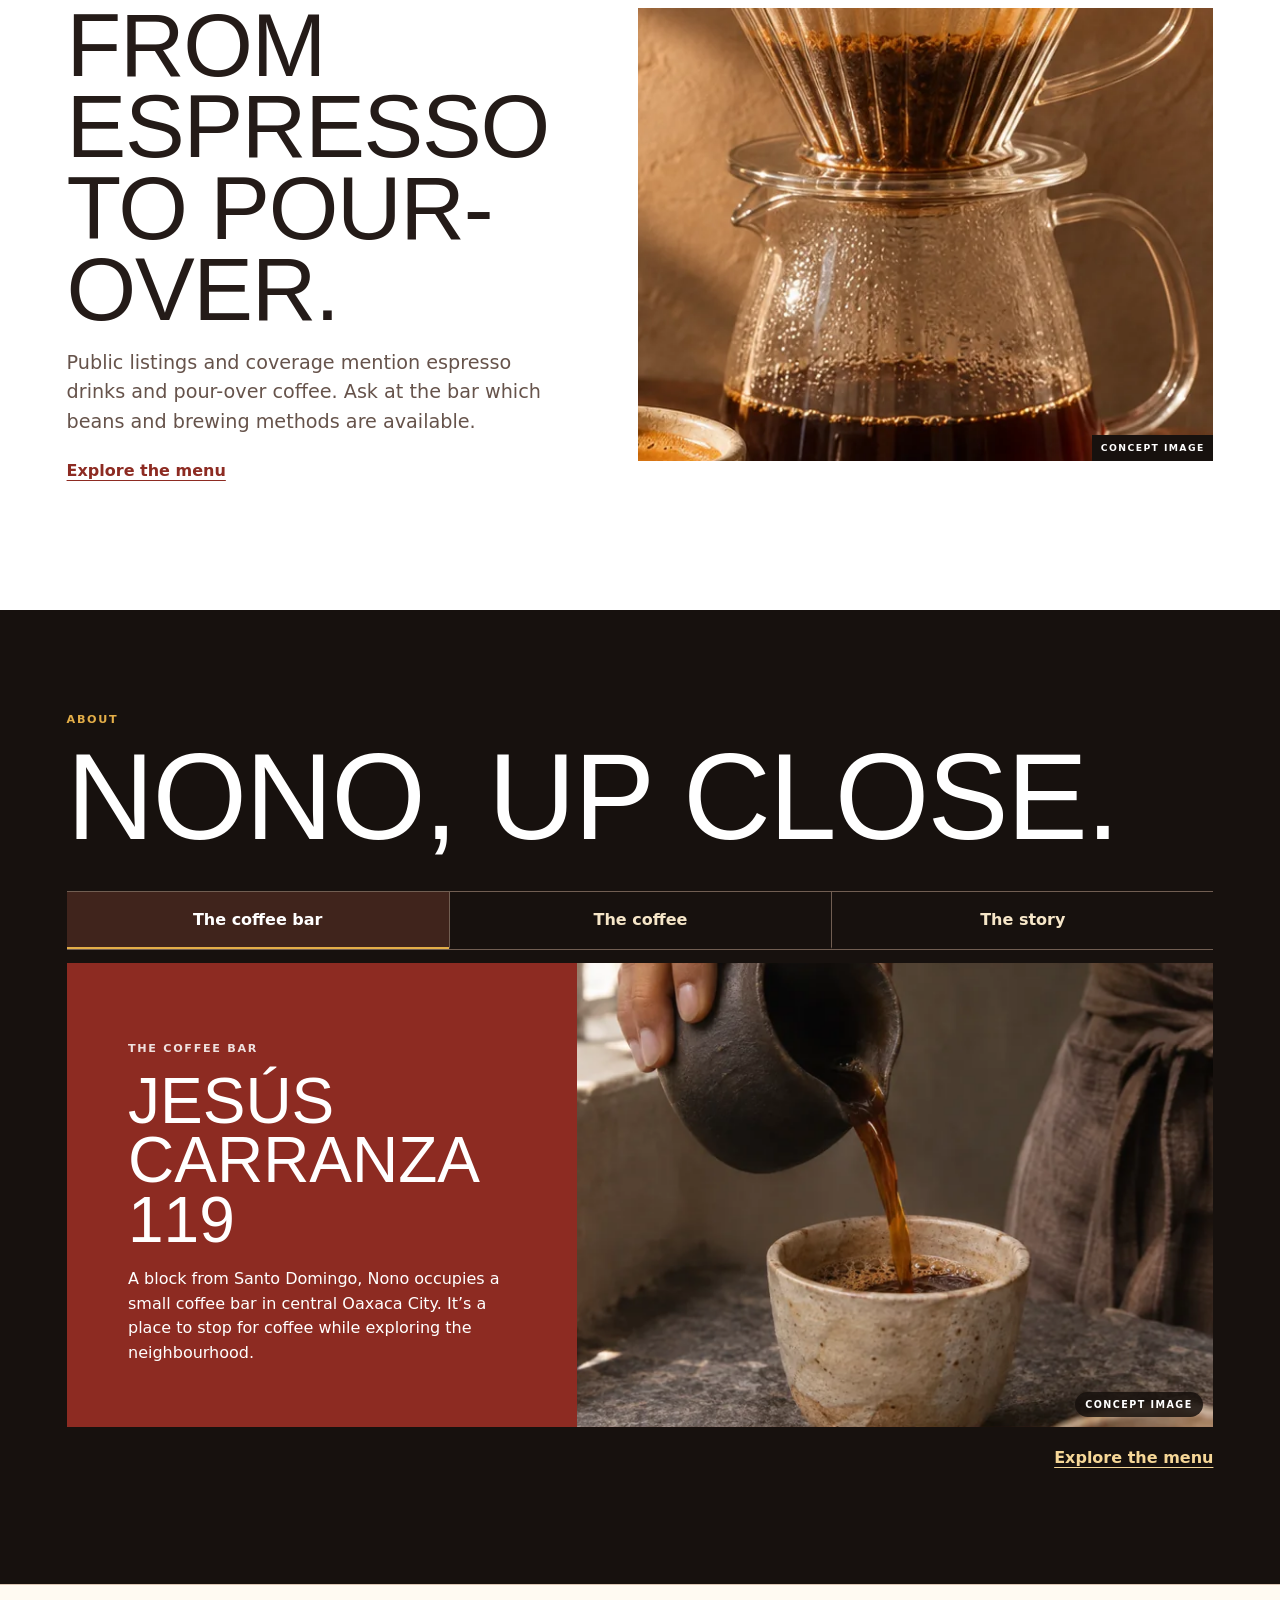
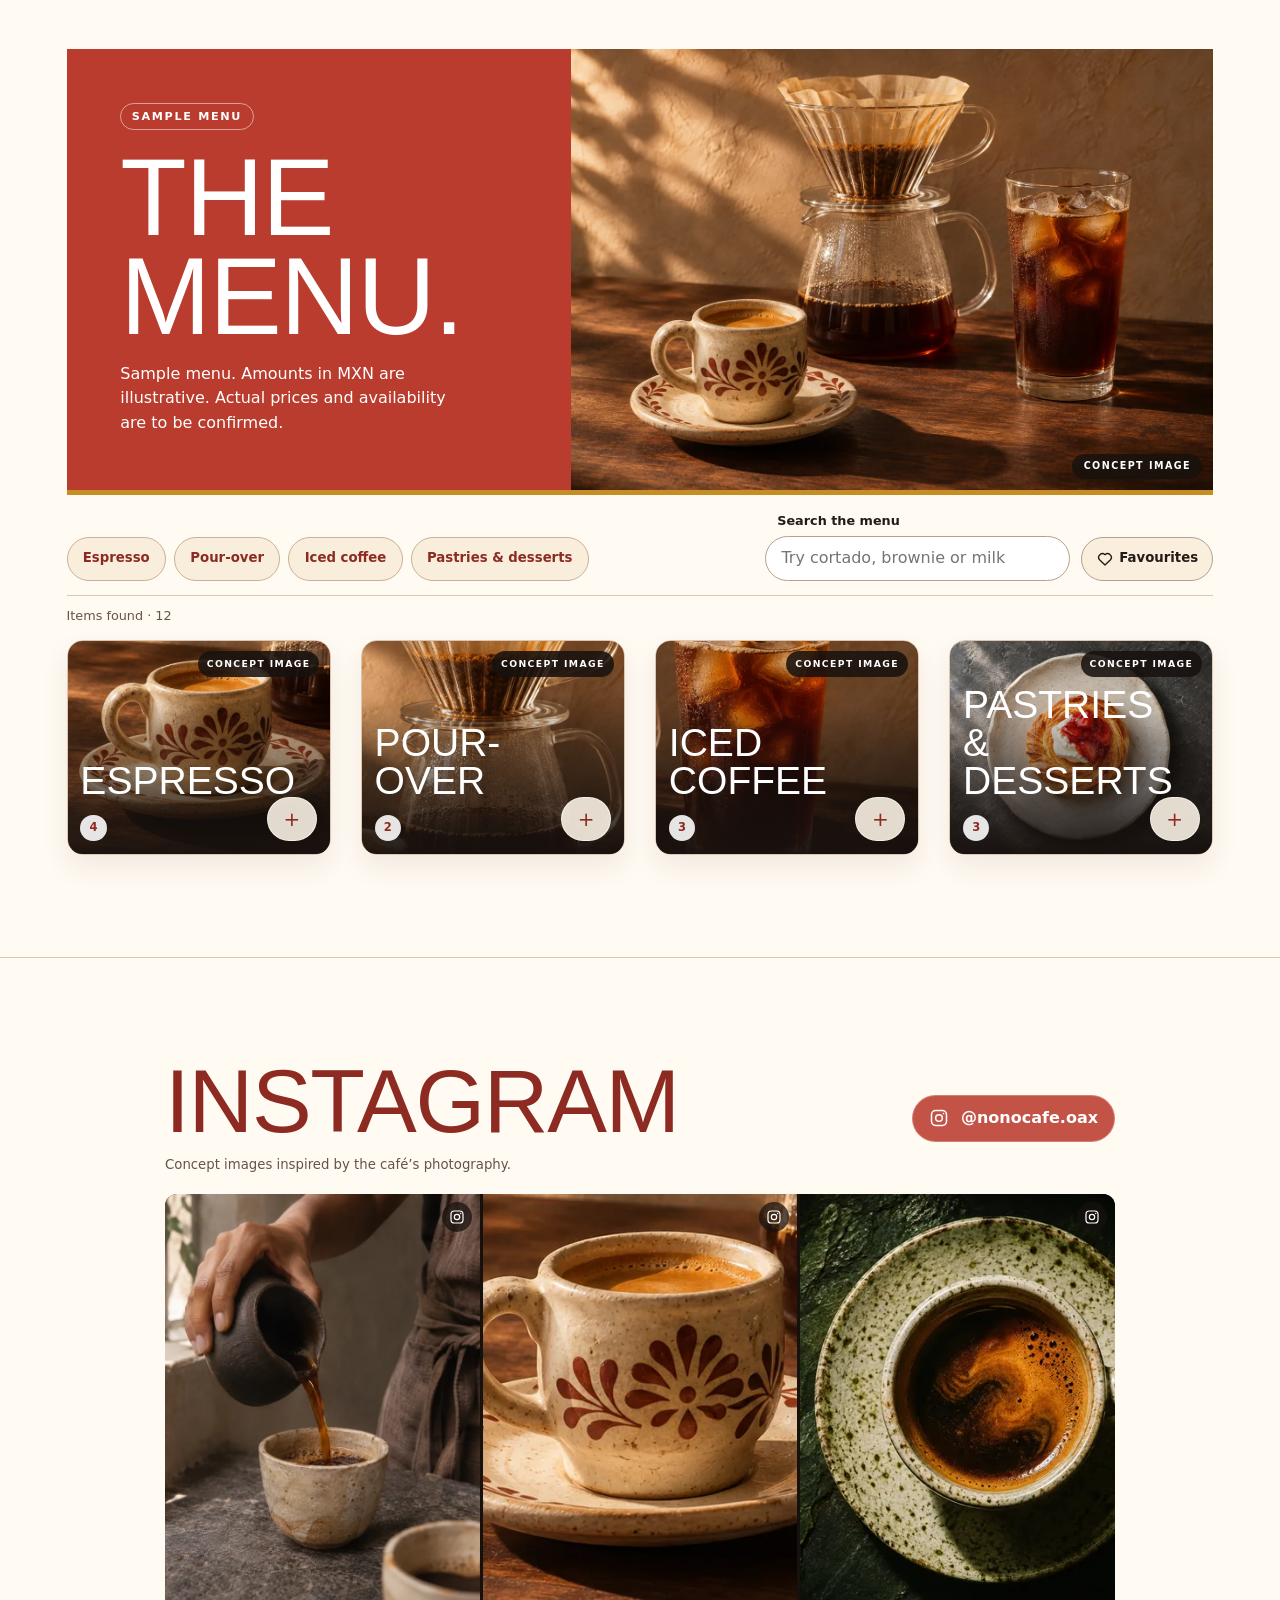
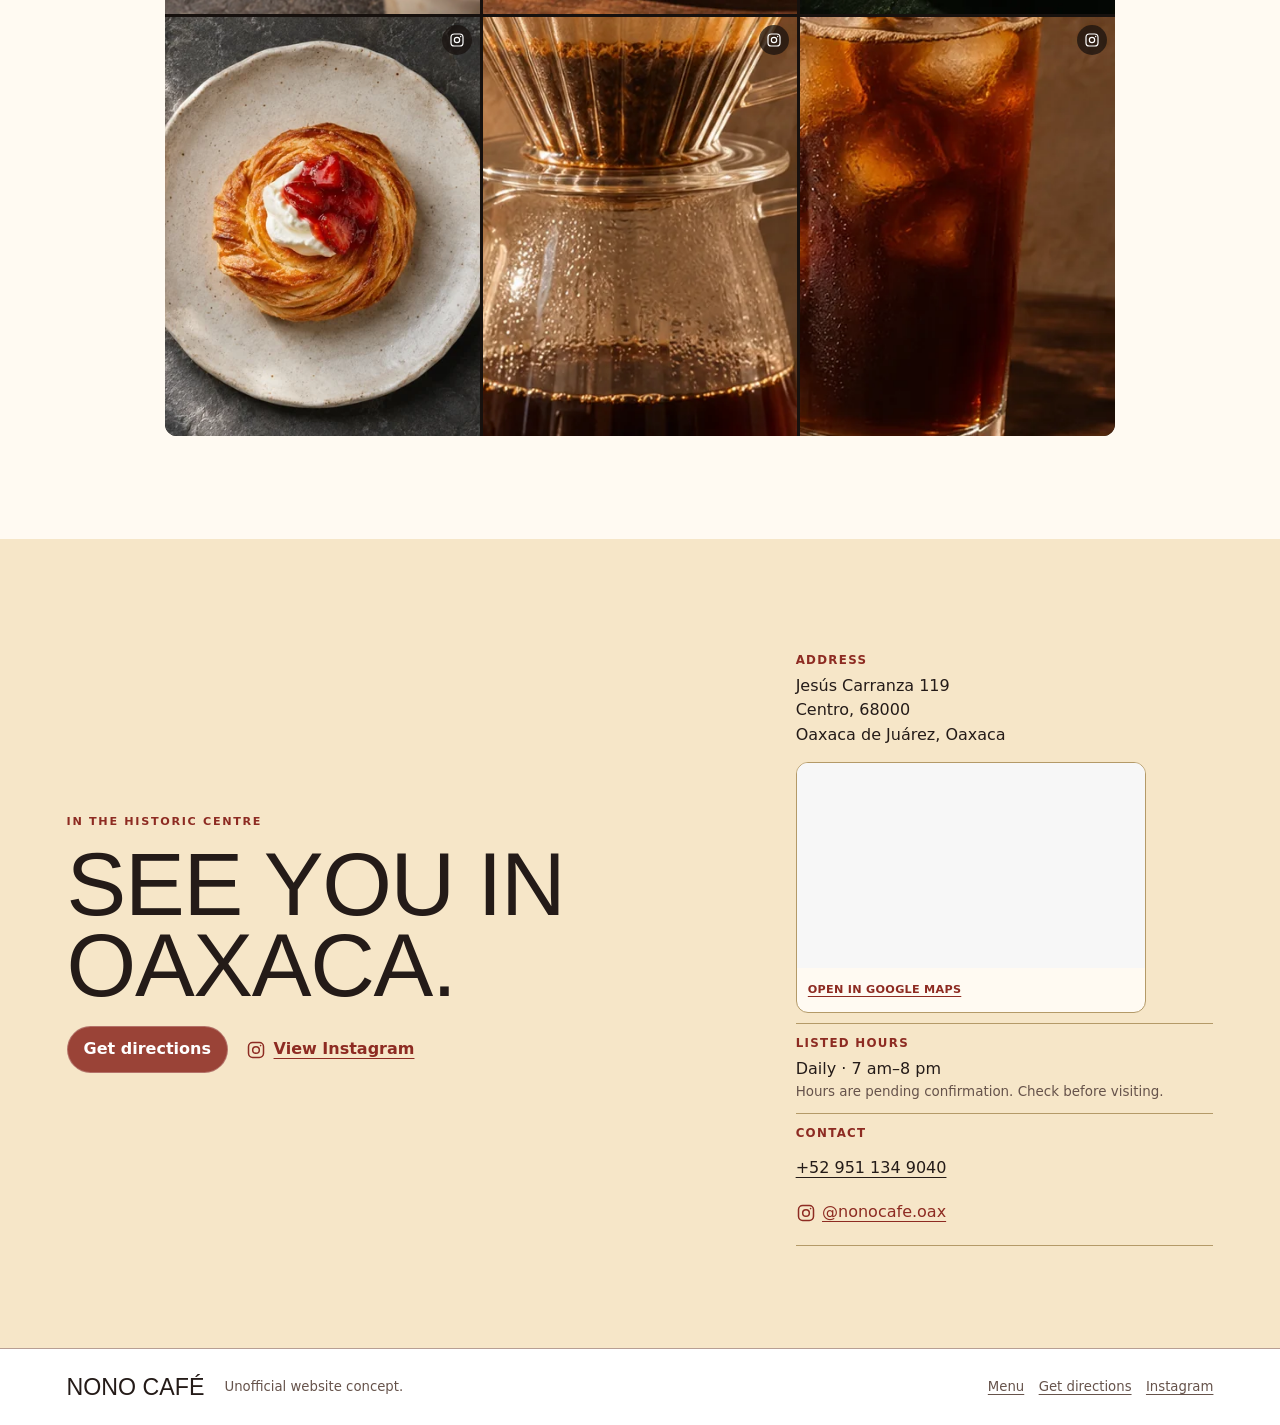
<file: en/index.html>
<!doctype html>
<html lang="en">
<head>
<meta charset="utf-8">
<meta name="viewport" content="width=device-width, initial-scale=1">
<meta name="robots" content="noindex,nofollow">
<meta name="description" content="Find Nono Café at Jesús Carranza 119 in central Oaxaca City. Explore the sample menu and get directions.">
<meta name="theme-color" content="#ffffff">
<meta property="og:type" content="website">
<meta property="og:title" content="Nono Café · Oaxaca City">
<meta property="og:description" content="Find Nono Café at Jesús Carranza 119 in central Oaxaca City. Explore the sample menu and get directions.">
<meta property="og:locale" content="en_US">
<link rel="alternate" hreflang="es" href="../es/index.html">
<link rel="alternate" hreflang="en" href="../en/index.html">
<link rel="alternate" hreflang="x-default" href="../es/index.html">
<link rel="icon" href="data:,">
<link rel="stylesheet" href="../assets/site.css">
<script src="../assets/site.js" defer></script>
<script type="application/ld+json">{"@context":"https://schema.org","@type":"CafeOrCoffeeShop","name":"Nono Café","address":{"@type":"PostalAddress","streetAddress":"Jesús Carranza 119","addressLocality":"Oaxaca de Juárez","addressRegion":"Oaxaca","postalCode":"68000","addressCountry":"MX"},"telephone":"+529511349040","sameAs":["https://www.instagram.com/nonocafe.oax/?hl=es"],"hasMap":"https://www.google.com/maps/search/?api=1&query=Nono+Caf%C3%A9+Jes%C3%BAs+Carranza+119+Oaxaca&query_place_id=ChIJl3Ce9_Ajx4URYngMMzrV4rU"}</script>
<title>Nono Café · Oaxaca City</title>
</head>
<body>
<a class="skip" href="#contenido">Skip to content</a>
<header class="masthead" id="inicio">
  <div class="wrap masthead-inner">
    <a class="wordmark" href="../en/index.html" aria-label="Nono Café">NONO<span>.</span></a>
    <nav class="primary" aria-label="Main navigation">
      <a href="#cafe">Coffee</a>
      <a href="#conocenos">About</a>
      <a href="../en/menu/index.html">Menu</a>
      <a href="#visita">Visit</a>
    </nav>
    <nav class="languages" aria-label="Language">
      <a href="../es/index.html" data-language="es" lang="es" hreflang="es" aria-label="Español">ES</a><a href="../en/index.html" data-language="en" lang="en" hreflang="en" aria-label="English" aria-current="page">EN</a>
    </nav>
  </div>
</header>
<main id="contenido" tabindex="-1">

  <div class="hero-track">
    <section class="hero" aria-labelledby="hero-title">
      <figure class="hero-photo">
        <img src="../assets/cover.webp" srcset="../assets/cover-small.webp 720w, ../assets/cover.webp 1440w" sizes="(max-width: 720px) 100vw, 80vw" width="1440" height="960" alt="An overhead view of an espresso cup on dark stone" fetchpriority="high">
        <figcaption>Concept image</figcaption>
      </figure>
      <div class="wrap hero-inner">
        <div class="hero-copy">
          <p class="eyebrow">Historic centre · Oaxaca City</p>
          <h1 id="hero-title" aria-label="Nono Café" class="hero-title"><span aria-hidden="true" class="hero-line"><span class="letter" style="--i:0">N</span><span class="letter" style="--i:1">O</span><span class="letter" style="--i:2">N</span><span class="letter" style="--i:3">O</span></span><span aria-hidden="true" class="hero-line"><span class="letter" style="--i:4">C</span><span class="letter" style="--i:5">A</span><span class="letter" style="--i:6">F</span><span class="letter" style="--i:7">É</span><span class="letter" style="--i:8">.</span></span></h1>
          <p class="intro">On Jesús Carranza, one block from Santo Domingo.</p>
          <div class="actions"><a class="button" href="../en/menu/index.html">Explore the menu</a><a class="text-link" href="https://www.google.com/maps/search/?api=1&amp;query=Nono+Caf%C3%A9+Jes%C3%BAs+Carranza+119+Oaxaca&amp;query_place_id=ChIJl3Ce9_Ajx4URYngMMzrV4rU">Get directions</a></div>
        </div>
        <a class="scroll-cue" href="#el-lugar" aria-label="Scroll to The place"><svg class="down-icon" viewBox="0 0 24 24" width="18" height="18" fill="none" stroke="currentColor" stroke-width="1.8" stroke-linecap="round" stroke-linejoin="round" aria-hidden="true" focusable="false"><path d="M12 5v14m-5-5 5 5 5-5"/></svg></a>
      </div>
    </section>
  </div>
  <section class="story-band" id="el-lugar" aria-labelledby="story-title"><div class="wrap story">
    <div><p class="eyebrow">The place</p><h2 class="display" id="story-title">A pause on Jesús Carranza.</h2></div>
    <p>Nono is a small coffee bar in central Oaxaca, steps from Santo Domingo. Local coverage has featured its brewing methods and use of Oaxacan beans.</p>
  </div></section>
  <section class="wrap coffee" id="cafe" aria-labelledby="coffee-title">
    <div class="coffee-copy"><p class="eyebrow">At the bar</p><h2 class="display" id="coffee-title">From espresso to pour-over.</h2><p>Public listings and coverage mention espresso drinks and pour-over coffee. Ask at the bar which beans and brewing methods are available.</p><a href="#carta" class="text-link">Explore the menu</a></div>
    <figure class="coffee-photo"><img src="../assets/filter.webp" alt="Glass dripper and paper filter over a carafe" loading="lazy" decoding="async" width="620" height="480"><figcaption>Concept image</figcaption></figure>
  </section>
  <section class="about" id="conocenos" aria-labelledby="about-title">
    <div class="wrap about-inner">
      <header class="about-intro">
        <p class="eyebrow">About</p>
        <h2 id="about-title" class="display">Nono, up close.</h2>
      </header>
      <div class="about-tabs" aria-label="About chapters" hidden>
        <button id="about-tab-0" type="button">The coffee bar</button><button id="about-tab-1" type="button">The coffee</button><button id="about-tab-2" type="button">The story</button>
      </div>
      <div class="about-scenes">
        <article class="about-scene" id="about-scene-0">
          <div class="about-copy">
            <p class="eyebrow">The coffee bar</p>
            <h3>Jesús Carranza 119</h3>
            <p>A block from Santo Domingo, Nono occupies a small coffee bar in central Oaxaca City. It’s a place to stop for coffee while exploring the neighbourhood.</p>
          </div>
          <figure class="about-photo">
            <img src="../assets/instagram-pour.webp" alt="A hand pours coffee from a clay pitcher into a ceramic cup" loading="lazy" decoding="async">
            <figcaption>Concept image</figcaption>
          </figure>
        </article><article class="about-scene" id="about-scene-1">
          <div class="about-copy">
            <p class="eyebrow">The coffee</p>
            <h3>Beans from Oaxaca</h3>
            <p>Espresso concentrates the coffee into a few sips. In pour-over, water passes more slowly through the grounds. Both brewing methods appear in reviews of Nono.</p>
          </div>
          <figure class="about-photo">
            <img src="../assets/filter.webp" alt="A glass dripper and filter above a coffee carafe" loading="lazy" decoding="async">
            <figcaption>Concept image</figcaption>
          </figure>
        </article><article class="about-scene" id="about-scene-2">
          <div class="about-copy">
            <p class="eyebrow">The story</p>
            <h3>A first anniversary</h3>
            <p>In 2023, the Oaxaca magazine Quixe covered Nono as it approached its first anniversary. Its article highlighted different brewing methods and Oaxacan beans.</p>
          </div>
          <figure class="about-photo">
            <img src="../assets/espresso.webp" alt="An espresso served in a ceramic cup on a wooden table" loading="lazy" decoding="async">
            <figcaption>Concept image</figcaption>
          </figure>
        </article>
      </div>
      <div class="about-end"><a class="text-link" href="#carta">Explore the menu</a></div>
    </div>
  </section>
<section class="menu-panel" id="carta" aria-labelledby="menu-title">
    <div class="wrap menu-inner">
      <header class="section-head menu-cover">
        <div class="menu-cover-copy">
          <p class="eyebrow">Sample menu</p>
          <h2 id="menu-title" class="display">The menu.</h2>
          <p>Sample menu. Amounts in MXN are illustrative. Actual prices and availability are to be confirmed.</p>
        </div>
        <figure class="menu-cover-photo">
          <img src="../assets/menu-cover.webp" srcset="../assets/menu-cover-small.webp 680w, ../assets/menu-cover.webp 1440w" sizes="(max-width: 690px) 94vw, (max-width: 1200px) 54vw, 740px" width="1440" height="960" alt="" loading="lazy" decoding="async">
          <figcaption>Concept image</figcaption>
        </figure>
      </header>
      <div class="menu-controls">
        <nav class="categories" aria-label="Menu categories">
          <a href="#espresso">Espresso</a><a href="#filtrados">Pour-over</a><a href="#frios">Iced coffee</a><a href="#pan-postres">Pastries &amp; desserts</a>
        </nav>
        <div class="menu-tools" hidden>
          <div class="menu-search"><label for="drink-search">Search the menu</label>
            <input type="search" id="drink-search" placeholder="Try cortado, brownie or milk" autocomplete="off">
          </div>
          <div class="menu-tool-actions">
            <button class="menu-saved" type="button" aria-pressed="false"><svg class="heart-icon" viewBox="0 0 24 24" width="18" height="18" fill="none" stroke="currentColor" stroke-width="1.8" stroke-linejoin="round" aria-hidden="true" focusable="false"><path d="M12 20 4.7 13a5 5 0 0 1 7.3-6.8 5 5 0 0 1 7.3 6.8Z"/></svg> Favourites</button>
            <button class="menu-clear" type="button" hidden>Clear filters</button>
          </div>
        </div>
      </div>
      <p class="menu-status" role="status" data-count="Items found" data-empty="No items match your search." data-empty-saved="You haven’t saved any favourites yet." hidden></p>
      <div class="menu-deck"><details class="menu-group" id="espresso">
        <summary aria-labelledby="title-espresso">
          <figure class="menu-photo">
            <img src="../assets/espresso.webp" alt="" loading="lazy" decoding="async" width="620" height="480">
            <figcaption>Concept image</figcaption>
          </figure>
          <div class="category-caption">
            <span class="category-title" id="title-espresso">Espresso<span class="category-count" aria-hidden="true">4</span></span>
            <span class="card-toggle" aria-hidden="true"></span>
          </div>
        </summary>
        <div class="menu-copy">
          <ul><li class="drink" data-drink="espresso">
            <div class="drink-header"><strong>Espresso</strong>
              <button type="button" class="drink-save" aria-pressed="false" aria-label="Save as a favourite · Espresso" hidden><svg class="heart-icon" viewBox="0 0 24 24" width="18" height="18" fill="none" stroke="currentColor" stroke-width="1.8" stroke-linejoin="round" aria-hidden="true" focusable="false"><path d="M12 20 4.7 13a5 5 0 0 1 7.3-6.8 5 5 0 0 1 7.3 6.8Z"/></svg></button>
            </div>
            <p class="drink-description">A short, concentrated shot.</p>
            <span class="price">MXN 44 <small class="sample-price">Example</small></span>
            <details class="drink-details"><summary>See how it’s made <svg class="down-icon" viewBox="0 0 24 24" width="18" height="18" fill="none" stroke="currentColor" stroke-width="1.8" stroke-linecap="round" stroke-linejoin="round" aria-hidden="true" focusable="false"><path d="M12 5v14m-5-5 5 5 5-5"/></svg></summary>
              <p><strong>Example preparation</strong>Water is pushed through finely ground coffee under pressure. The shot is served in a small cup.</p>
            </details>
          </li><li class="drink" data-drink="americano">
            <div class="drink-header"><strong>Americano</strong>
              <button type="button" class="drink-save" aria-pressed="false" aria-label="Save as a favourite · Americano" hidden><svg class="heart-icon" viewBox="0 0 24 24" width="18" height="18" fill="none" stroke="currentColor" stroke-width="1.8" stroke-linejoin="round" aria-hidden="true" focusable="false"><path d="M12 20 4.7 13a5 5 0 0 1 7.3-6.8 5 5 0 0 1 7.3 6.8Z"/></svg></button>
            </div>
            <p class="drink-description">Espresso topped up with hot water.</p>
            <span class="price">MXN 50 <small class="sample-price">Example</small></span>
            <details class="drink-details"><summary>See how it’s made <svg class="down-icon" viewBox="0 0 24 24" width="18" height="18" fill="none" stroke="currentColor" stroke-width="1.8" stroke-linecap="round" stroke-linejoin="round" aria-hidden="true" focusable="false"><path d="M12 5v14m-5-5 5 5 5-5"/></svg></summary>
              <p><strong>Example preparation</strong>Hot water dilutes the shot for a longer cup.</p>
            </details>
          </li><li class="drink" data-drink="cortado">
            <div class="drink-header"><strong>Cortado</strong>
              <button type="button" class="drink-save" aria-pressed="false" aria-label="Save as a favourite · Cortado" hidden><svg class="heart-icon" viewBox="0 0 24 24" width="18" height="18" fill="none" stroke="currentColor" stroke-width="1.8" stroke-linejoin="round" aria-hidden="true" focusable="false"><path d="M12 20 4.7 13a5 5 0 0 1 7.3-6.8 5 5 0 0 1 7.3 6.8Z"/></svg></button>
            </div>
            <p class="drink-description">Espresso with a little steamed milk.</p>
            <span class="price">Price to be confirmed</span>
            <details class="drink-details"><summary>See how it’s made <svg class="down-icon" viewBox="0 0 24 24" width="18" height="18" fill="none" stroke="currentColor" stroke-width="1.8" stroke-linecap="round" stroke-linejoin="round" aria-hidden="true" focusable="false"><path d="M12 5v14m-5-5 5 5 5-5"/></svg></summary>
              <p><strong>Example preparation</strong>Steamed milk softens the shot while keeping the coffee prominent.</p>
            </details>
          </li><li class="drink" data-drink="capuchino">
            <div class="drink-header"><strong>Cappuccino</strong>
              <button type="button" class="drink-save" aria-pressed="false" aria-label="Save as a favourite · Cappuccino" hidden><svg class="heart-icon" viewBox="0 0 24 24" width="18" height="18" fill="none" stroke="currentColor" stroke-width="1.8" stroke-linejoin="round" aria-hidden="true" focusable="false"><path d="M12 20 4.7 13a5 5 0 0 1 7.3-6.8 5 5 0 0 1 7.3 6.8Z"/></svg></button>
            </div>
            <p class="drink-description">Espresso with steamed milk and foam.</p>
            <span class="price">MXN 69 <small class="sample-price">Example</small></span>
            <details class="drink-details"><summary>See how it’s made <svg class="down-icon" viewBox="0 0 24 24" width="18" height="18" fill="none" stroke="currentColor" stroke-width="1.8" stroke-linecap="round" stroke-linejoin="round" aria-hidden="true" focusable="false"><path d="M12 5v14m-5-5 5 5 5-5"/></svg></summary>
              <p><strong>Example preparation</strong>The foam gives this drink a lighter texture than a cortado.</p>
            </details>
          </li></ul>
        </div>
      </details><details class="menu-group" id="filtrados">
        <summary aria-labelledby="title-filtrados">
          <figure class="menu-photo">
            <img src="../assets/filter.webp" alt="" loading="lazy" decoding="async" width="620" height="480">
            <figcaption>Concept image</figcaption>
          </figure>
          <div class="category-caption">
            <span class="category-title" id="title-filtrados">Pour-over<span class="category-count" aria-hidden="true">2</span></span>
            <span class="card-toggle" aria-hidden="true"></span>
          </div>
        </summary>
        <div class="menu-copy">
          <ul><li class="drink" data-drink="filtrado">
            <div class="drink-header"><strong>Pour-over coffee</strong>
              <button type="button" class="drink-save" aria-pressed="false" aria-label="Save as a favourite · Pour-over coffee" hidden><svg class="heart-icon" viewBox="0 0 24 24" width="18" height="18" fill="none" stroke="currentColor" stroke-width="1.8" stroke-linejoin="round" aria-hidden="true" focusable="false"><path d="M12 20 4.7 13a5 5 0 0 1 7.3-6.8 5 5 0 0 1 7.3 6.8Z"/></svg></button>
            </div>
            <p class="drink-description">Coffee brewed through a paper filter.</p>
            <span class="price">MXN 64 <small class="sample-price">Example</small></span>
            <details class="drink-details"><summary>See how it’s made <svg class="down-icon" viewBox="0 0 24 24" width="18" height="18" fill="none" stroke="currentColor" stroke-width="1.8" stroke-linecap="round" stroke-linejoin="round" aria-hidden="true" focusable="false"><path d="M12 5v14m-5-5 5 5 5-5"/></svg></summary>
              <p><strong>Example preparation</strong>Water is poured gradually over the grounds, dripping through into a carafe.</p>
            </details>
          </li><li class="drink" data-drink="prensa-francesa">
            <div class="drink-header"><strong>French press</strong>
              <button type="button" class="drink-save" aria-pressed="false" aria-label="Save as a favourite · French press" hidden><svg class="heart-icon" viewBox="0 0 24 24" width="18" height="18" fill="none" stroke="currentColor" stroke-width="1.8" stroke-linejoin="round" aria-hidden="true" focusable="false"><path d="M12 20 4.7 13a5 5 0 0 1 7.3-6.8 5 5 0 0 1 7.3 6.8Z"/></svg></button>
            </div>
            <p class="drink-description">Steeped coffee separated with a plunger.</p>
            <span class="price">Price to be confirmed</span>
            <details class="drink-details"><summary>See how it’s made <svg class="down-icon" viewBox="0 0 24 24" width="18" height="18" fill="none" stroke="currentColor" stroke-width="1.8" stroke-linecap="round" stroke-linejoin="round" aria-hidden="true" focusable="false"><path d="M12 5v14m-5-5 5 5 5-5"/></svg></summary>
              <p><strong>Example preparation</strong>The coffee steeps in the water before the metal filter is pressed down.</p>
            </details>
          </li></ul>
        </div>
      </details><details class="menu-group" id="frios">
        <summary aria-labelledby="title-frios">
          <figure class="menu-photo">
            <img src="../assets/iced.webp" alt="" loading="lazy" decoding="async" width="620" height="480">
            <figcaption>Concept image</figcaption>
          </figure>
          <div class="category-caption">
            <span class="category-title" id="title-frios">Iced coffee<span class="category-count" aria-hidden="true">3</span></span>
            <span class="card-toggle" aria-hidden="true"></span>
          </div>
        </summary>
        <div class="menu-copy">
          <ul><li class="drink" data-drink="cafe-hielo">
            <div class="drink-header"><strong>Iced coffee</strong>
              <button type="button" class="drink-save" aria-pressed="false" aria-label="Save as a favourite · Iced coffee" hidden><svg class="heart-icon" viewBox="0 0 24 24" width="18" height="18" fill="none" stroke="currentColor" stroke-width="1.8" stroke-linejoin="round" aria-hidden="true" focusable="false"><path d="M12 20 4.7 13a5 5 0 0 1 7.3-6.8 5 5 0 0 1 7.3 6.8Z"/></svg></button>
            </div>
            <p class="drink-description">Black coffee served over ice.</p>
            <span class="price">Price to be confirmed</span>
            <details class="drink-details"><summary>See how it’s made <svg class="down-icon" viewBox="0 0 24 24" width="18" height="18" fill="none" stroke="currentColor" stroke-width="1.8" stroke-linecap="round" stroke-linejoin="round" aria-hidden="true" focusable="false"><path d="M12 5v14m-5-5 5 5 5-5"/></svg></summary>
              <p><strong>Example preparation</strong>The coffee cools as it is poured over ice.</p>
            </details>
          </li><li class="drink" data-drink="latte-frio">
            <div class="drink-header"><strong>Iced latte</strong>
              <button type="button" class="drink-save" aria-pressed="false" aria-label="Save as a favourite · Iced latte" hidden><svg class="heart-icon" viewBox="0 0 24 24" width="18" height="18" fill="none" stroke="currentColor" stroke-width="1.8" stroke-linejoin="round" aria-hidden="true" focusable="false"><path d="M12 20 4.7 13a5 5 0 0 1 7.3-6.8 5 5 0 0 1 7.3 6.8Z"/></svg></button>
            </div>
            <p class="drink-description">Espresso, cold milk and ice.</p>
            <span class="price">MXN 76 <small class="sample-price">Example</small></span>
            <details class="drink-details"><summary>See how it’s made <svg class="down-icon" viewBox="0 0 24 24" width="18" height="18" fill="none" stroke="currentColor" stroke-width="1.8" stroke-linecap="round" stroke-linejoin="round" aria-hidden="true" focusable="false"><path d="M12 5v14m-5-5 5 5 5-5"/></svg></summary>
              <p><strong>Example preparation</strong>Cold milk softens the espresso in this longer drink.</p>
            </details>
          </li><li class="drink" data-drink="cold-brew">
            <div class="drink-header"><strong>Cold brew</strong>
              <button type="button" class="drink-save" aria-pressed="false" aria-label="Save as a favourite · Cold brew" hidden><svg class="heart-icon" viewBox="0 0 24 24" width="18" height="18" fill="none" stroke="currentColor" stroke-width="1.8" stroke-linejoin="round" aria-hidden="true" focusable="false"><path d="M12 20 4.7 13a5 5 0 0 1 7.3-6.8 5 5 0 0 1 7.3 6.8Z"/></svg></button>
            </div>
            <p class="drink-description">Coffee steeped in cold water.</p>
            <span class="price">Price to be confirmed</span>
            <details class="drink-details"><summary>See how it’s made <svg class="down-icon" viewBox="0 0 24 24" width="18" height="18" fill="none" stroke="currentColor" stroke-width="1.8" stroke-linecap="round" stroke-linejoin="round" aria-hidden="true" focusable="false"><path d="M12 5v14m-5-5 5 5 5-5"/></svg></summary>
              <p><strong>Example preparation</strong>The coffee steeps in cold water for several hours.</p>
            </details>
          </li></ul>
        </div>
      </details><details class="menu-group" id="pan-postres">
        <summary aria-labelledby="title-pan-postres">
          <figure class="menu-photo">
            <img src="../assets/pastry.webp" alt="" loading="lazy" decoding="async" width="620" height="480">
            <figcaption>Concept image</figcaption>
          </figure>
          <div class="category-caption">
            <span class="category-title" id="title-pan-postres">Pastries &amp; desserts<span class="category-count" aria-hidden="true">3</span></span>
            <span class="card-toggle" aria-hidden="true"></span>
          </div>
        </summary>
        <div class="menu-copy">
          <ul><li class="drink" data-drink="hojaldre-frutos-rojos">
            <div class="drink-header"><strong>Berry puff pastry</strong>
              <button type="button" class="drink-save" aria-pressed="false" aria-label="Save as a favourite · Berry puff pastry" hidden><svg class="heart-icon" viewBox="0 0 24 24" width="18" height="18" fill="none" stroke="currentColor" stroke-width="1.8" stroke-linejoin="round" aria-hidden="true" focusable="false"><path d="M12 20 4.7 13a5 5 0 0 1 7.3-6.8 5 5 0 0 1 7.3 6.8Z"/></svg></button>
            </div>
            <p class="drink-description">Crisp puff pastry with cream and fruit compote.</p>
            <span class="price">Price to be confirmed</span>
            <details class="drink-details"><summary>See how it’s made <svg class="down-icon" viewBox="0 0 24 24" width="18" height="18" fill="none" stroke="currentColor" stroke-width="1.8" stroke-linecap="round" stroke-linejoin="round" aria-hidden="true" focusable="false"><path d="M12 5v14m-5-5 5 5 5-5"/></svg></summary>
              <p><strong>Example preparation</strong>This sample pairs crisp laminated pastry with a spoonful of compote over the cream.</p>
            </details>
          </li><li class="drink" data-drink="brownie">
            <div class="drink-header"><strong>Chocolate brownie</strong>
              <button type="button" class="drink-save" aria-pressed="false" aria-label="Save as a favourite · Chocolate brownie" hidden><svg class="heart-icon" viewBox="0 0 24 24" width="18" height="18" fill="none" stroke="currentColor" stroke-width="1.8" stroke-linejoin="round" aria-hidden="true" focusable="false"><path d="M12 20 4.7 13a5 5 0 0 1 7.3-6.8 5 5 0 0 1 7.3 6.8Z"/></svg></button>
            </div>
            <p class="drink-description">A dense chocolate bake.</p>
            <span class="price">Price to be confirmed</span>
            <details class="drink-details"><summary>See how it’s made <svg class="down-icon" viewBox="0 0 24 24" width="18" height="18" fill="none" stroke="currentColor" stroke-width="1.8" stroke-linecap="round" stroke-linejoin="round" aria-hidden="true" focusable="false"><path d="M12 5v14m-5-5 5 5 5-5"/></svg></summary>
              <p><strong>Example preparation</strong>This sample has a moist centre and firmer edges.</p>
            </details>
          </li><li class="drink" data-drink="pudin-pan">
            <div class="drink-header"><strong>Bread pudding</strong>
              <button type="button" class="drink-save" aria-pressed="false" aria-label="Save as a favourite · Bread pudding" hidden><svg class="heart-icon" viewBox="0 0 24 24" width="18" height="18" fill="none" stroke="currentColor" stroke-width="1.8" stroke-linejoin="round" aria-hidden="true" focusable="false"><path d="M12 20 4.7 13a5 5 0 0 1 7.3-6.8 5 5 0 0 1 7.3 6.8Z"/></svg></button>
            </div>
            <p class="drink-description">A soft baked bread dessert.</p>
            <span class="price">Price to be confirmed</span>
            <details class="drink-details"><summary>See how it’s made <svg class="down-icon" viewBox="0 0 24 24" width="18" height="18" fill="none" stroke="currentColor" stroke-width="1.8" stroke-linecap="round" stroke-linejoin="round" aria-hidden="true" focusable="false"><path d="M12 5v14m-5-5 5 5 5-5"/></svg></summary>
              <p><strong>Example preparation</strong>In this sample, the bread is soaked before baking.</p>
            </details>
          </li></ul>
        </div>
      </details></div>
    </div>
  </section>

  <section class="gallery" id="instagram" aria-labelledby="gallery-title">
    <div class="wrap gallery-inner">
      <header class="gallery-heading">
        <h2 class="display" id="gallery-title">Instagram</h2>
        <a class="button gallery-profile" href="https://www.instagram.com/nonocafe.oax/?hl=es" target="_blank" rel="noopener noreferrer"><svg class="social-icon" viewBox="0 0 24 24" width="20" height="20" fill="none" stroke="currentColor" stroke-width="1.8" aria-hidden="true" focusable="false"><rect x="3" y="3" width="18" height="18" rx="5"/><circle cx="12" cy="12" r="4"/><circle cx="17.5" cy="6.7" r="1" fill="currentColor" stroke="none"/></svg><span>@nonocafe.oax</span></a>
      </header>
      <p class="gallery-note" id="gallery-note">Concept images inspired by the café’s photography.</p>
      <div class="gallery-shots" aria-describedby="gallery-note">
        <a href="https://www.instagram.com/nonocafe.oax/?hl=es" target="_blank" rel="noopener noreferrer" aria-label="Coffee pouring from a black pitcher into a ceramic cup · View Instagram"><img src="../assets/instagram-pour.webp" alt="" loading="lazy" decoding="async"><span class="gallery-icon"><svg class="social-icon" viewBox="0 0 24 24" width="20" height="20" fill="none" stroke="currentColor" stroke-width="1.8" aria-hidden="true" focusable="false"><rect x="3" y="3" width="18" height="18" rx="5"/><circle cx="12" cy="12" r="4"/><circle cx="17.5" cy="6.7" r="1" fill="currentColor" stroke="none"/></svg></span></a><a href="https://www.instagram.com/nonocafe.oax/?hl=es" target="_blank" rel="noopener noreferrer" aria-label="Espresso in a painted ceramic cup on a wood table · View Instagram"><img src="../assets/espresso.webp" alt="" loading="lazy" decoding="async"><span class="gallery-icon"><svg class="social-icon" viewBox="0 0 24 24" width="20" height="20" fill="none" stroke="currentColor" stroke-width="1.8" aria-hidden="true" focusable="false"><rect x="3" y="3" width="18" height="18" rx="5"/><circle cx="12" cy="12" r="4"/><circle cx="17.5" cy="6.7" r="1" fill="currentColor" stroke="none"/></svg></span></a><a href="https://www.instagram.com/nonocafe.oax/?hl=es" target="_blank" rel="noopener noreferrer" aria-label="Overhead view of an espresso cup on dark stone · View Instagram"><img src="../assets/cover-small.webp" alt="" loading="lazy" decoding="async"><span class="gallery-icon"><svg class="social-icon" viewBox="0 0 24 24" width="20" height="20" fill="none" stroke="currentColor" stroke-width="1.8" aria-hidden="true" focusable="false"><rect x="3" y="3" width="18" height="18" rx="5"/><circle cx="12" cy="12" r="4"/><circle cx="17.5" cy="6.7" r="1" fill="currentColor" stroke="none"/></svg></span></a><a href="https://www.instagram.com/nonocafe.oax/?hl=es" target="_blank" rel="noopener noreferrer" aria-label="Laminated pastry with cream and berries on stoneware · View Instagram"><img src="../assets/pastry.webp" alt="" loading="lazy" decoding="async"><span class="gallery-icon"><svg class="social-icon" viewBox="0 0 24 24" width="20" height="20" fill="none" stroke="currentColor" stroke-width="1.8" aria-hidden="true" focusable="false"><rect x="3" y="3" width="18" height="18" rx="5"/><circle cx="12" cy="12" r="4"/><circle cx="17.5" cy="6.7" r="1" fill="currentColor" stroke="none"/></svg></span></a><a href="https://www.instagram.com/nonocafe.oax/?hl=es" target="_blank" rel="noopener noreferrer" aria-label="Pour-over coffee in a side-lit glass carafe · View Instagram"><img src="../assets/filter.webp" alt="" loading="lazy" decoding="async"><span class="gallery-icon"><svg class="social-icon" viewBox="0 0 24 24" width="20" height="20" fill="none" stroke="currentColor" stroke-width="1.8" aria-hidden="true" focusable="false"><rect x="3" y="3" width="18" height="18" rx="5"/><circle cx="12" cy="12" r="4"/><circle cx="17.5" cy="6.7" r="1" fill="currentColor" stroke="none"/></svg></span></a><a href="https://www.instagram.com/nonocafe.oax/?hl=es" target="_blank" rel="noopener noreferrer" aria-label="Close-up of a glass of iced coffee · View Instagram"><img src="../assets/iced.webp" alt="" loading="lazy" decoding="async"><span class="gallery-icon"><svg class="social-icon" viewBox="0 0 24 24" width="20" height="20" fill="none" stroke="currentColor" stroke-width="1.8" aria-hidden="true" focusable="false"><rect x="3" y="3" width="18" height="18" rx="5"/><circle cx="12" cy="12" r="4"/><circle cx="17.5" cy="6.7" r="1" fill="currentColor" stroke="none"/></svg></span></a>
      </div>
    </div>
  </section>
  <section class="visit" id="visita" aria-labelledby="visit-title"><div class="wrap visit-grid">
    <div class="visit-heading"><p class="eyebrow">In the historic centre</p><h2 class="display" id="visit-title">See you in Oaxaca.</h2><div class="visit-actions">
        <a class="button button-light" href="https://www.google.com/maps/search/?api=1&amp;query=Nono+Caf%C3%A9+Jes%C3%BAs+Carranza+119+Oaxaca&amp;query_place_id=ChIJl3Ce9_Ajx4URYngMMzrV4rU">Get directions</a>
        <a class="text-link button-social" href="https://www.instagram.com/nonocafe.oax/?hl=es" target="_blank" rel="noopener noreferrer"><svg class="social-icon" viewBox="0 0 24 24" width="20" height="20" fill="none" stroke="currentColor" stroke-width="1.8" aria-hidden="true" focusable="false"><rect x="3" y="3" width="18" height="18" rx="5"/><circle cx="12" cy="12" r="4"/><circle cx="17.5" cy="6.7" r="1" fill="currentColor" stroke="none"/></svg><span>View Instagram</span></a>
      </div></div>
    <div class="visit-details">
      <div>
        <h3>Address</h3>
        <address>Jesús Carranza 119<br>Centro, 68000<br>Oaxaca de Juárez, Oaxaca</address>
        <figure class="visit-map">
          <iframe src="https://maps.google.com/maps?q=Nono+Caf%C3%A9%2C+Jes%C3%BAs+Carranza+119%2C+Oaxaca+de+Ju%C3%A1rez%2C+Oaxaca&amp;z=16&amp;hl=en&amp;output=embed" title="Interactive map of Nono Café at Jesús Carranza 119" width="350" height="205" loading="lazy" referrerpolicy="no-referrer-when-downgrade" allowfullscreen></iframe>
          <figcaption><a href="https://www.google.com/maps/search/?api=1&amp;query=Nono+Caf%C3%A9+Jes%C3%BAs+Carranza+119+Oaxaca&amp;query_place_id=ChIJl3Ce9_Ajx4URYngMMzrV4rU">Open in Google Maps</a></figcaption>
        </figure>
      </div>
      <div><h3>Listed hours</h3><p>Daily · 7 am–8 pm</p><p class="muted">Hours are pending confirmation. Check before visiting.</p></div>
      <div><h3>Contact</h3><p><a href="tel:+529511349040" aria-label="Call +52 951 134 9040">+52 951 134 9040</a></p><p><a class="visit-social-link" href="https://www.instagram.com/nonocafe.oax/?hl=es" target="_blank" rel="noopener noreferrer"><svg class="social-icon" viewBox="0 0 24 24" width="20" height="20" fill="none" stroke="currentColor" stroke-width="1.8" aria-hidden="true" focusable="false"><rect x="3" y="3" width="18" height="18" rx="5"/><circle cx="12" cy="12" r="4"/><circle cx="17.5" cy="6.7" r="1" fill="currentColor" stroke="none"/></svg><span>@nonocafe.oax</span></a></p></div>
    </div>
  </div></section>
</main>
<footer><div class="wrap footer-inner"><a href="../en/index.html" class="footer-name">Nono Café</a><p>Unofficial website concept.</p>
  <div class="footer-links"><a href="../en/menu/index.html">Menu</a><a href="https://www.google.com/maps/search/?api=1&amp;query=Nono+Caf%C3%A9+Jes%C3%BAs+Carranza+119+Oaxaca&amp;query_place_id=ChIJl3Ce9_Ajx4URYngMMzrV4rU">Get directions</a><a href="https://www.instagram.com/nonocafe.oax/?hl=es" target="_blank" rel="noopener noreferrer">Instagram</a></div>
</div></footer>
</body>
</html>
</file>
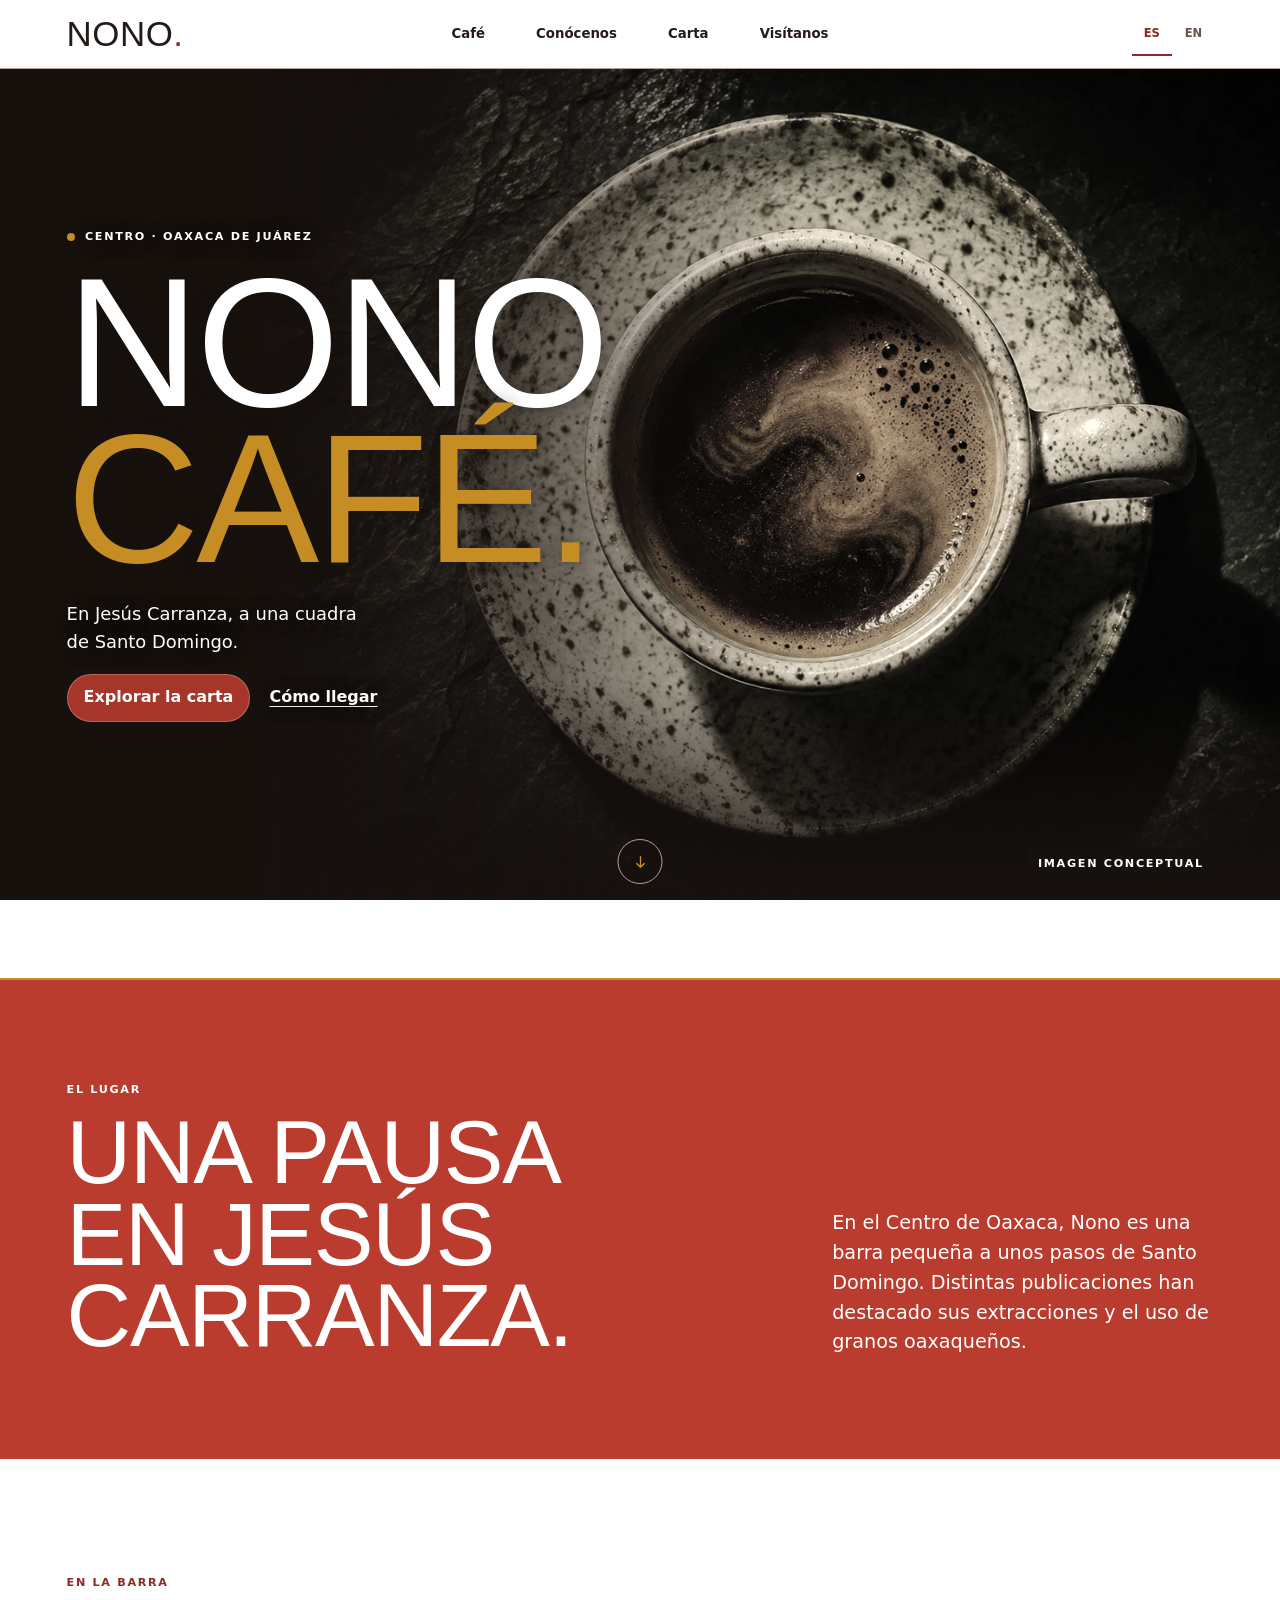
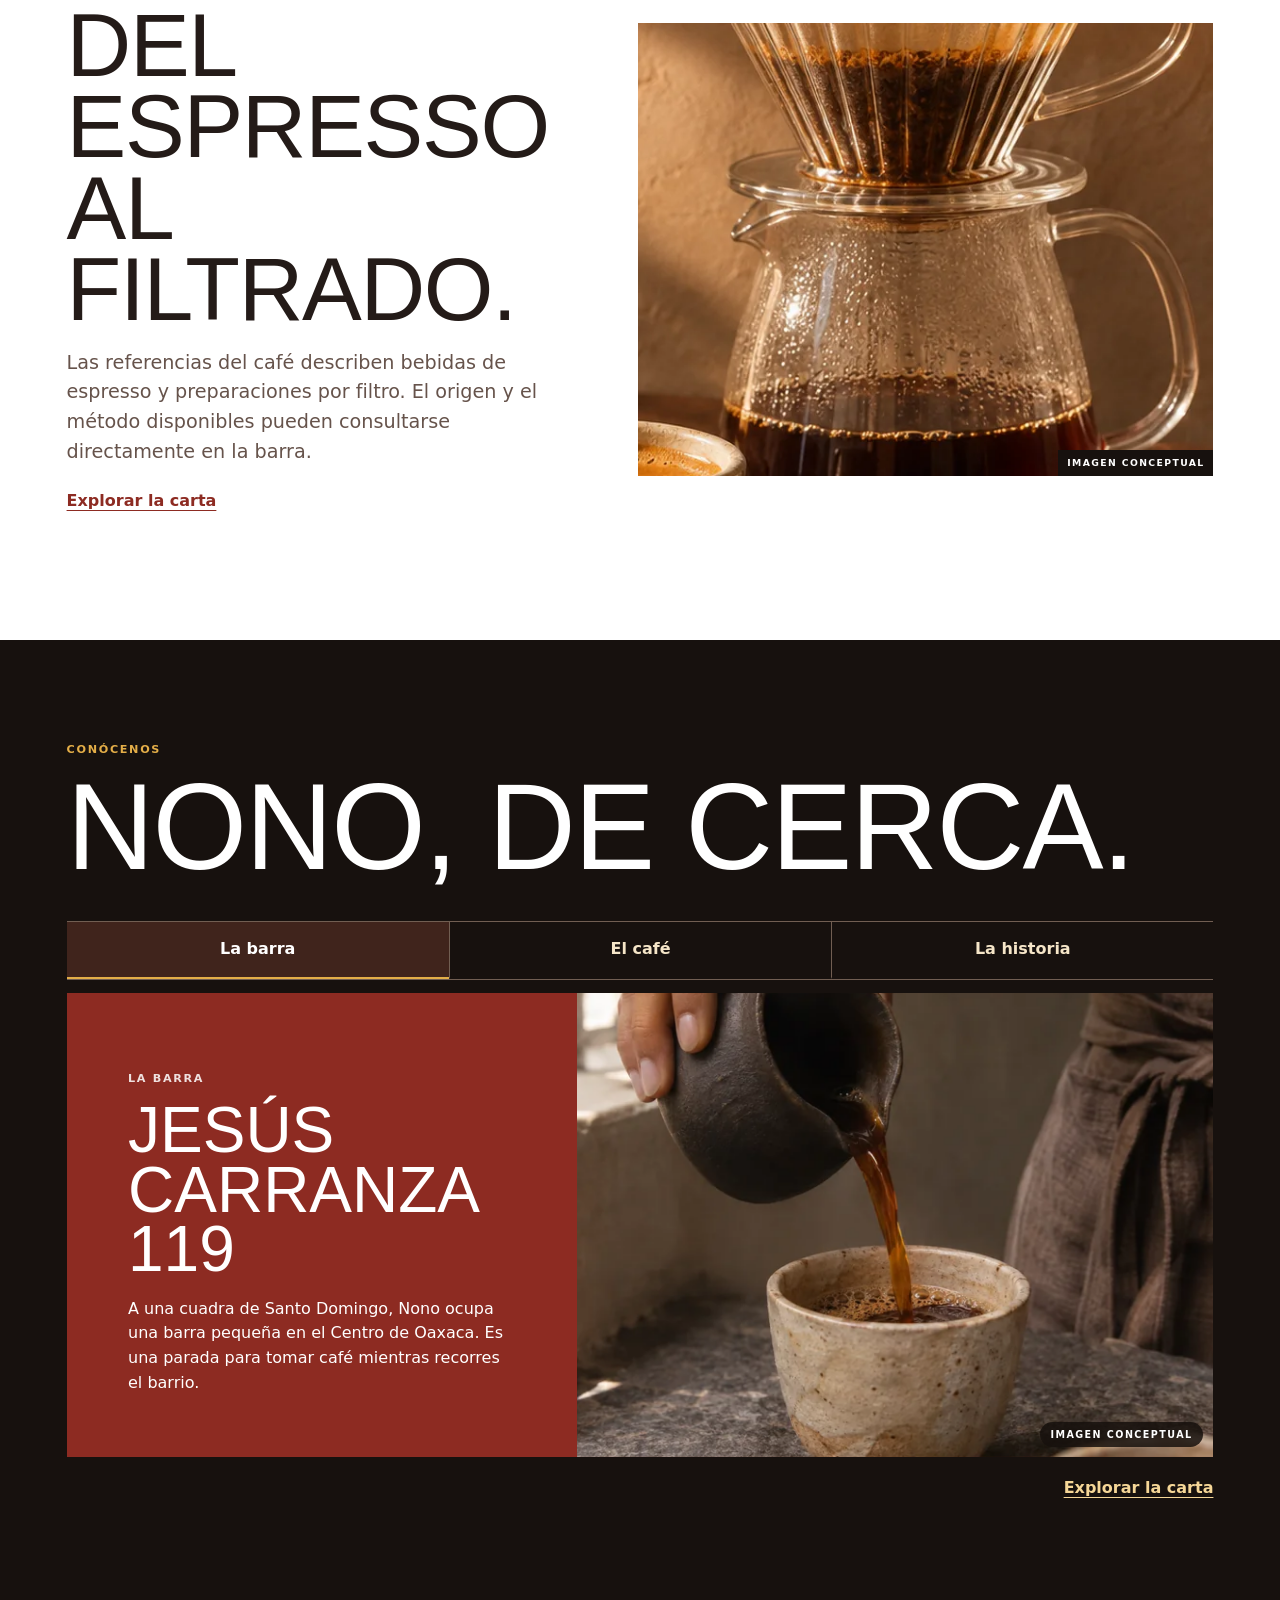
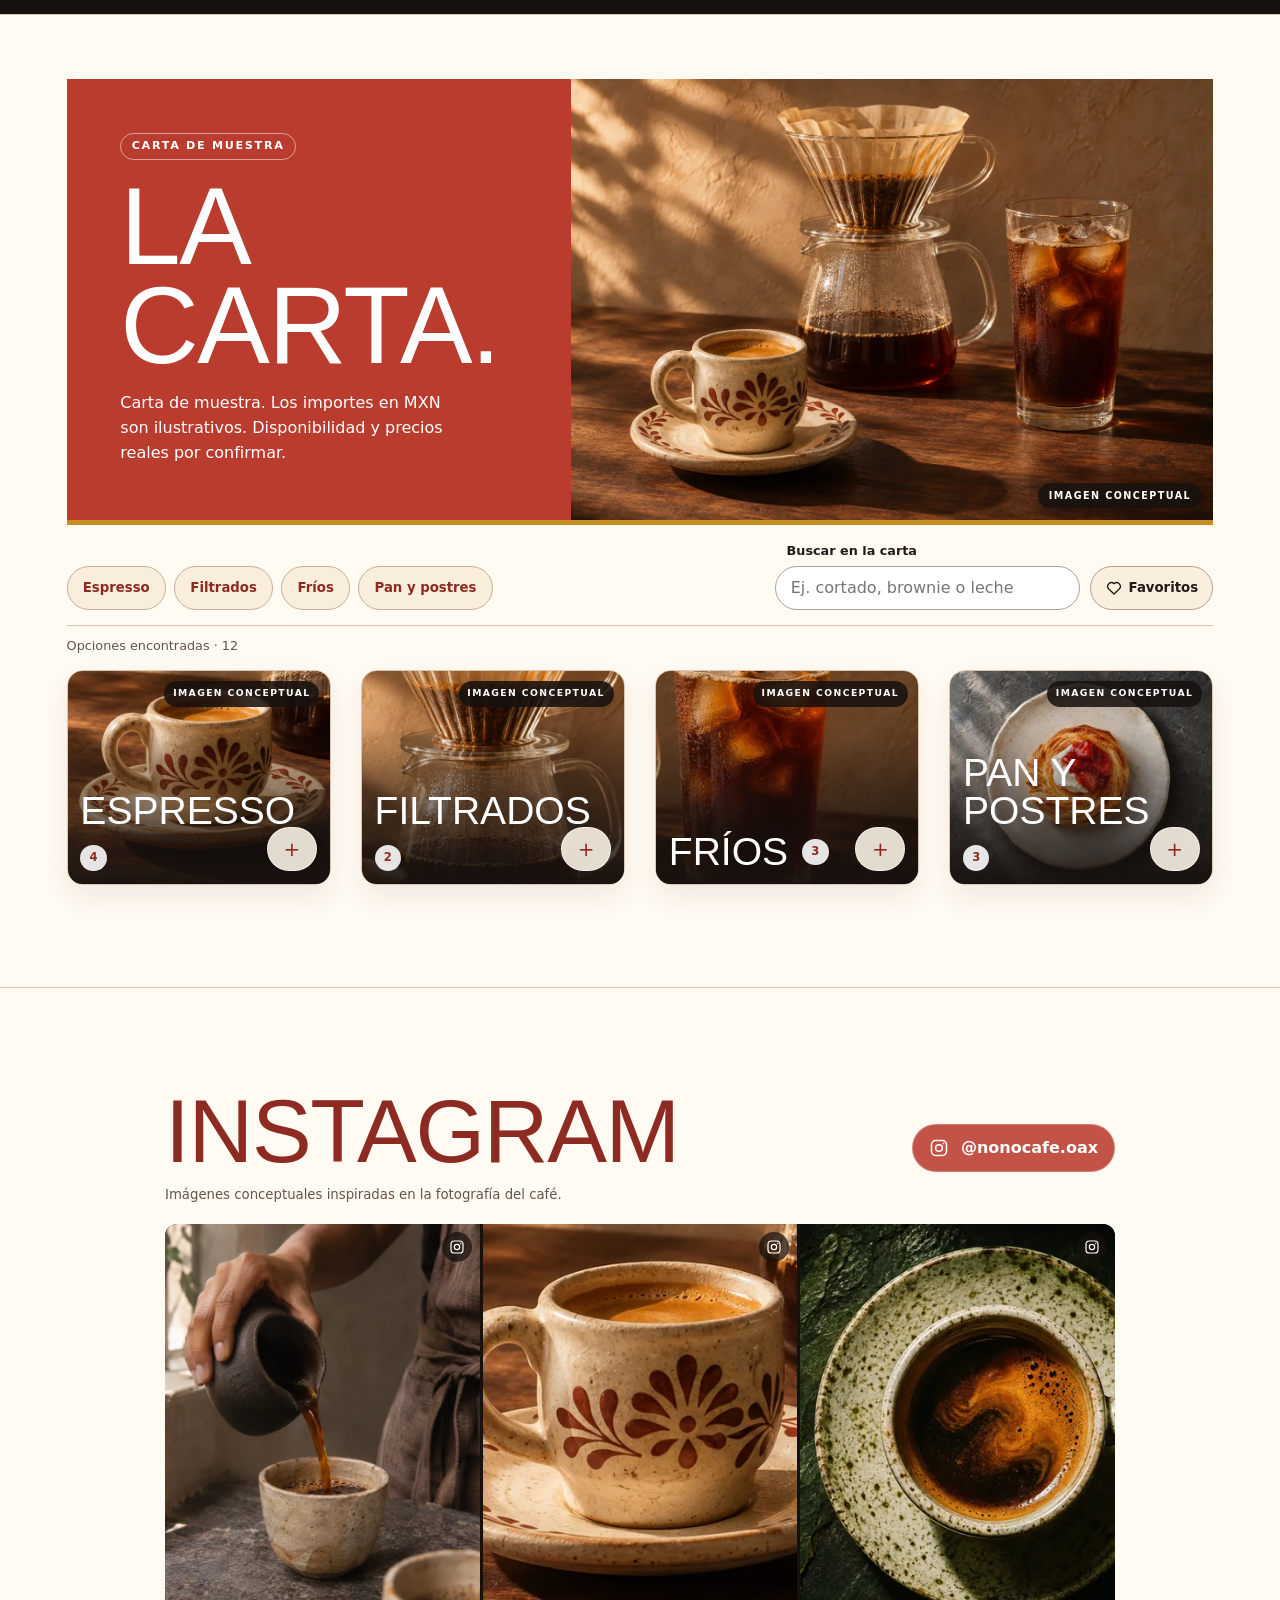
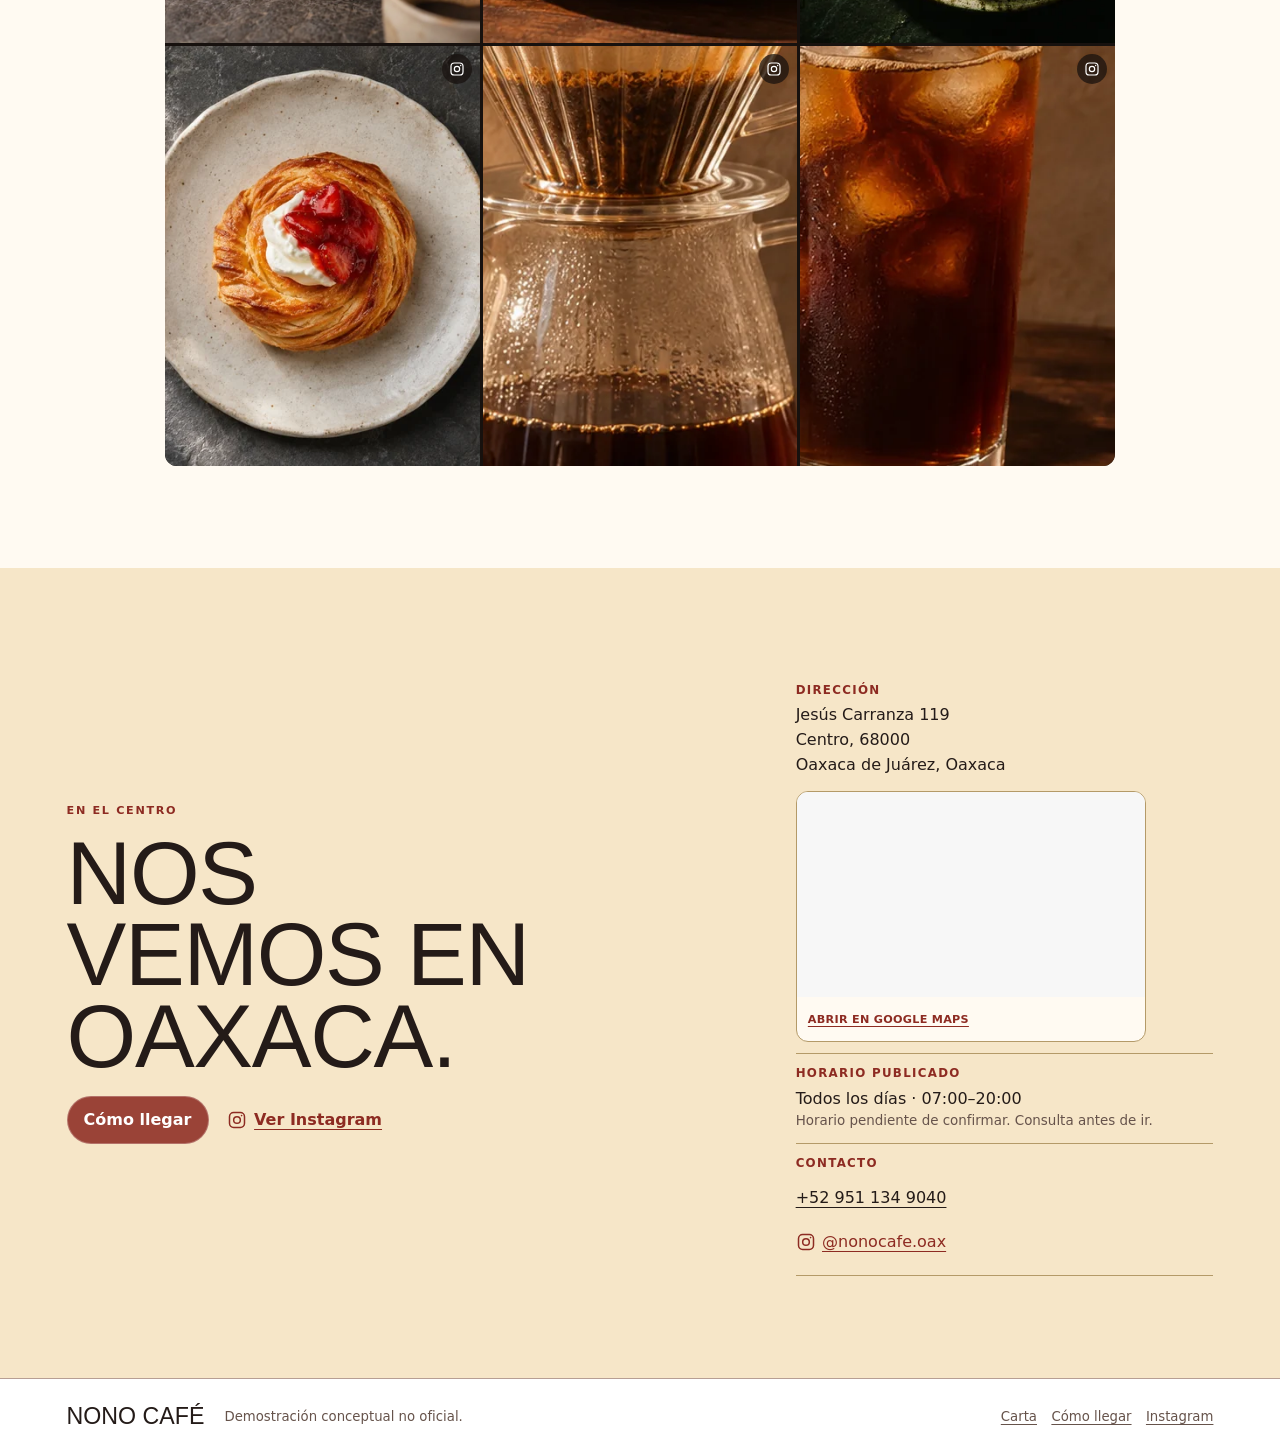
<file: es/index.html>
<!doctype html>
<html lang="es">
<head>
<meta charset="utf-8">
<meta name="viewport" content="width=device-width, initial-scale=1">
<meta name="robots" content="noindex,nofollow">
<meta name="description" content="Una visita a Nono Café en Jesús Carranza 119, en el Centro de Oaxaca. Explora la carta de muestra y encuentra cómo llegar.">
<meta name="theme-color" content="#ffffff">
<meta property="og:type" content="website">
<meta property="og:title" content="Nono Café · Oaxaca de Juárez">
<meta property="og:description" content="Una visita a Nono Café en Jesús Carranza 119, en el Centro de Oaxaca. Explora la carta de muestra y encuentra cómo llegar.">
<meta property="og:locale" content="es_MX">
<link rel="alternate" hreflang="es" href="../es/index.html">
<link rel="alternate" hreflang="en" href="../en/index.html">
<link rel="alternate" hreflang="x-default" href="../es/index.html">
<link rel="icon" href="data:,">
<link rel="stylesheet" href="../assets/site.css">
<script src="../assets/site.js" defer></script>
<script type="application/ld+json">{"@context":"https://schema.org","@type":"CafeOrCoffeeShop","name":"Nono Café","address":{"@type":"PostalAddress","streetAddress":"Jesús Carranza 119","addressLocality":"Oaxaca de Juárez","addressRegion":"Oaxaca","postalCode":"68000","addressCountry":"MX"},"telephone":"+529511349040","sameAs":["https://www.instagram.com/nonocafe.oax/?hl=es"],"hasMap":"https://www.google.com/maps/search/?api=1&query=Nono+Caf%C3%A9+Jes%C3%BAs+Carranza+119+Oaxaca&query_place_id=ChIJl3Ce9_Ajx4URYngMMzrV4rU"}</script>
<title>Nono Café · Oaxaca de Juárez</title>
</head>
<body>
<a class="skip" href="#contenido">Saltar al contenido</a>
<header class="masthead" id="inicio">
  <div class="wrap masthead-inner">
    <a class="wordmark" href="../es/index.html" aria-label="Nono Café">NONO<span>.</span></a>
    <nav class="primary" aria-label="Navegación principal">
      <a href="#cafe">Café</a>
      <a href="#conocenos">Conócenos</a>
      <a href="../menu/index.html">Carta</a>
      <a href="#visita">Visítanos</a>
    </nav>
    <nav class="languages" aria-label="Idioma">
      <a href="../es/index.html" data-language="es" lang="es" hreflang="es" aria-label="Español" aria-current="page">ES</a><a href="../en/index.html" data-language="en" lang="en" hreflang="en" aria-label="English">EN</a>
    </nav>
  </div>
</header>
<main id="contenido" tabindex="-1">

  <div class="hero-track">
    <section class="hero" aria-labelledby="hero-title">
      <figure class="hero-photo">
        <img src="../assets/cover.webp" srcset="../assets/cover-small.webp 720w, ../assets/cover.webp 1440w" sizes="(max-width: 720px) 100vw, 80vw" width="1440" height="960" alt="Una taza de espresso vista desde arriba sobre piedra oscura" fetchpriority="high">
        <figcaption>Imagen conceptual</figcaption>
      </figure>
      <div class="wrap hero-inner">
        <div class="hero-copy">
          <p class="eyebrow">Centro · Oaxaca de Juárez</p>
          <h1 id="hero-title" aria-label="Nono Café" class="hero-title"><span aria-hidden="true" class="hero-line"><span class="letter" style="--i:0">N</span><span class="letter" style="--i:1">O</span><span class="letter" style="--i:2">N</span><span class="letter" style="--i:3">O</span></span><span aria-hidden="true" class="hero-line"><span class="letter" style="--i:4">C</span><span class="letter" style="--i:5">A</span><span class="letter" style="--i:6">F</span><span class="letter" style="--i:7">É</span><span class="letter" style="--i:8">.</span></span></h1>
          <p class="intro">En Jesús Carranza, a una cuadra de Santo Domingo.</p>
          <div class="actions"><a class="button" href="../menu/index.html">Explorar la carta</a><a class="text-link" href="https://www.google.com/maps/search/?api=1&amp;query=Nono+Caf%C3%A9+Jes%C3%BAs+Carranza+119+Oaxaca&amp;query_place_id=ChIJl3Ce9_Ajx4URYngMMzrV4rU">Cómo llegar</a></div>
        </div>
        <a class="scroll-cue" href="#el-lugar" aria-label="Bajar a El lugar"><svg class="down-icon" viewBox="0 0 24 24" width="18" height="18" fill="none" stroke="currentColor" stroke-width="1.8" stroke-linecap="round" stroke-linejoin="round" aria-hidden="true" focusable="false"><path d="M12 5v14m-5-5 5 5 5-5"/></svg></a>
      </div>
    </section>
  </div>
  <section class="story-band" id="el-lugar" aria-labelledby="story-title"><div class="wrap story">
    <div><p class="eyebrow">El lugar</p><h2 class="display" id="story-title">Una pausa en Jesús Carranza.</h2></div>
    <p>En el Centro de Oaxaca, Nono es una barra pequeña a unos pasos de Santo Domingo. Distintas publicaciones han destacado sus extracciones y el uso de granos oaxaqueños.</p>
  </div></section>
  <section class="wrap coffee" id="cafe" aria-labelledby="coffee-title">
    <div class="coffee-copy"><p class="eyebrow">En la barra</p><h2 class="display" id="coffee-title">Del espresso al filtrado.</h2><p>Las referencias del café describen bebidas de espresso y preparaciones por filtro. El origen y el método disponibles pueden consultarse directamente en la barra.</p><a href="#carta" class="text-link">Explorar la carta</a></div>
    <figure class="coffee-photo"><img src="../assets/filter.webp" alt="Gotero de vidrio con filtro sobre una jarra" loading="lazy" decoding="async" width="620" height="480"><figcaption>Imagen conceptual</figcaption></figure>
  </section>
  <section class="about" id="conocenos" aria-labelledby="about-title">
    <div class="wrap about-inner">
      <header class="about-intro">
        <p class="eyebrow">Conócenos</p>
        <h2 id="about-title" class="display">Nono, de cerca.</h2>
      </header>
      <div class="about-tabs" aria-label="Capítulos de Conócenos" hidden>
        <button id="about-tab-0" type="button">La barra</button><button id="about-tab-1" type="button">El café</button><button id="about-tab-2" type="button">La historia</button>
      </div>
      <div class="about-scenes">
        <article class="about-scene" id="about-scene-0">
          <div class="about-copy">
            <p class="eyebrow">La barra</p>
            <h3>Jesús Carranza 119</h3>
            <p>A una cuadra de Santo Domingo, Nono ocupa una barra pequeña en el Centro de Oaxaca. Es una parada para tomar café mientras recorres el barrio.</p>
          </div>
          <figure class="about-photo">
            <img src="../assets/instagram-pour.webp" alt="Una mano sirve café de una jarra de barro a una taza de cerámica" loading="lazy" decoding="async">
            <figcaption>Imagen conceptual</figcaption>
          </figure>
        </article><article class="about-scene" id="about-scene-1">
          <div class="about-copy">
            <p class="eyebrow">El café</p>
            <h3>Granos de Oaxaca</h3>
            <p>El espresso concentra el café en unos sorbos. El filtrado deja pasar el agua por el café molido más despacio. Ambos métodos aparecen en las reseñas de Nono.</p>
          </div>
          <figure class="about-photo">
            <img src="../assets/filter.webp" alt="Gotero de vidrio con filtro sobre una jarra de café" loading="lazy" decoding="async">
            <figcaption>Imagen conceptual</figcaption>
          </figure>
        </article><article class="about-scene" id="about-scene-2">
          <div class="about-copy">
            <p class="eyebrow">La historia</p>
            <h3>Un primer aniversario</h3>
            <p>En 2023, la revista oaxaqueña Quixe visitó Nono al acercarse su primer aniversario. Destacó la variedad de extracciones y el uso de granos oaxaqueños.</p>
          </div>
          <figure class="about-photo">
            <img src="../assets/espresso.webp" alt="Un espresso servido en una taza de cerámica sobre madera" loading="lazy" decoding="async">
            <figcaption>Imagen conceptual</figcaption>
          </figure>
        </article>
      </div>
      <div class="about-end"><a class="text-link" href="#carta">Explorar la carta</a></div>
    </div>
  </section>
<section class="menu-panel" id="carta" aria-labelledby="menu-title">
    <div class="wrap menu-inner">
      <header class="section-head menu-cover">
        <div class="menu-cover-copy">
          <p class="eyebrow">Carta de muestra</p>
          <h2 id="menu-title" class="display">La carta.</h2>
          <p>Carta de muestra. Los importes en MXN son ilustrativos. Disponibilidad y precios reales por confirmar.</p>
        </div>
        <figure class="menu-cover-photo">
          <img src="../assets/menu-cover.webp" srcset="../assets/menu-cover-small.webp 680w, ../assets/menu-cover.webp 1440w" sizes="(max-width: 690px) 94vw, (max-width: 1200px) 54vw, 740px" width="1440" height="960" alt="" loading="lazy" decoding="async">
          <figcaption>Imagen conceptual</figcaption>
        </figure>
      </header>
      <div class="menu-controls">
        <nav class="categories" aria-label="Categorías de la carta">
          <a href="#espresso">Espresso</a><a href="#filtrados">Filtrados</a><a href="#frios">Fríos</a><a href="#pan-postres">Pan y postres</a>
        </nav>
        <div class="menu-tools" hidden>
          <div class="menu-search"><label for="drink-search">Buscar en la carta</label>
            <input type="search" id="drink-search" placeholder="Ej. cortado, brownie o leche" autocomplete="off">
          </div>
          <div class="menu-tool-actions">
            <button class="menu-saved" type="button" aria-pressed="false"><svg class="heart-icon" viewBox="0 0 24 24" width="18" height="18" fill="none" stroke="currentColor" stroke-width="1.8" stroke-linejoin="round" aria-hidden="true" focusable="false"><path d="M12 20 4.7 13a5 5 0 0 1 7.3-6.8 5 5 0 0 1 7.3 6.8Z"/></svg> Favoritos</button>
            <button class="menu-clear" type="button" hidden>Limpiar filtros</button>
          </div>
        </div>
      </div>
      <p class="menu-status" role="status" data-count="Opciones encontradas" data-empty="No hay opciones que coincidan." data-empty-saved="Aún no has guardado favoritos." hidden></p>
      <div class="menu-deck"><details class="menu-group" id="espresso">
        <summary aria-labelledby="title-espresso">
          <figure class="menu-photo">
            <img src="../assets/espresso.webp" alt="" loading="lazy" decoding="async" width="620" height="480">
            <figcaption>Imagen conceptual</figcaption>
          </figure>
          <div class="category-caption">
            <span class="category-title" id="title-espresso">Espresso<span class="category-count" aria-hidden="true">4</span></span>
            <span class="card-toggle" aria-hidden="true"></span>
          </div>
        </summary>
        <div class="menu-copy">
          <ul><li class="drink" data-drink="espresso">
            <div class="drink-header"><strong>Espresso</strong>
              <button type="button" class="drink-save" aria-pressed="false" aria-label="Guardar como favorito · Espresso" hidden><svg class="heart-icon" viewBox="0 0 24 24" width="18" height="18" fill="none" stroke="currentColor" stroke-width="1.8" stroke-linejoin="round" aria-hidden="true" focusable="false"><path d="M12 20 4.7 13a5 5 0 0 1 7.3-6.8 5 5 0 0 1 7.3 6.8Z"/></svg></button>
            </div>
            <p class="drink-description">Una extracción corta y concentrada.</p>
            <span class="price">MXN 44 <small class="sample-price">Ejemplo</small></span>
            <details class="drink-details"><summary>Ver preparación <svg class="down-icon" viewBox="0 0 24 24" width="18" height="18" fill="none" stroke="currentColor" stroke-width="1.8" stroke-linecap="round" stroke-linejoin="round" aria-hidden="true" focusable="false"><path d="M12 5v14m-5-5 5 5 5-5"/></svg></summary>
              <p><strong>Preparación de ejemplo</strong>El agua pasa a presión por café molido fino. Se sirve en una taza pequeña.</p>
            </details>
          </li><li class="drink" data-drink="americano">
            <div class="drink-header"><strong>Americano</strong>
              <button type="button" class="drink-save" aria-pressed="false" aria-label="Guardar como favorito · Americano" hidden><svg class="heart-icon" viewBox="0 0 24 24" width="18" height="18" fill="none" stroke="currentColor" stroke-width="1.8" stroke-linejoin="round" aria-hidden="true" focusable="false"><path d="M12 20 4.7 13a5 5 0 0 1 7.3-6.8 5 5 0 0 1 7.3 6.8Z"/></svg></button>
            </div>
            <p class="drink-description">Espresso alargado con agua caliente.</p>
            <span class="price">MXN 50 <small class="sample-price">Ejemplo</small></span>
            <details class="drink-details"><summary>Ver preparación <svg class="down-icon" viewBox="0 0 24 24" width="18" height="18" fill="none" stroke="currentColor" stroke-width="1.8" stroke-linecap="round" stroke-linejoin="round" aria-hidden="true" focusable="false"><path d="M12 5v14m-5-5 5 5 5-5"/></svg></summary>
              <p><strong>Preparación de ejemplo</strong>El agua diluye el espresso y permite beberlo en una taza más grande.</p>
            </details>
          </li><li class="drink" data-drink="cortado">
            <div class="drink-header"><strong>Cortado</strong>
              <button type="button" class="drink-save" aria-pressed="false" aria-label="Guardar como favorito · Cortado" hidden><svg class="heart-icon" viewBox="0 0 24 24" width="18" height="18" fill="none" stroke="currentColor" stroke-width="1.8" stroke-linejoin="round" aria-hidden="true" focusable="false"><path d="M12 20 4.7 13a5 5 0 0 1 7.3-6.8 5 5 0 0 1 7.3 6.8Z"/></svg></button>
            </div>
            <p class="drink-description">Espresso con un poco de leche vaporizada.</p>
            <span class="price">Precio por confirmar</span>
            <details class="drink-details"><summary>Ver preparación <svg class="down-icon" viewBox="0 0 24 24" width="18" height="18" fill="none" stroke="currentColor" stroke-width="1.8" stroke-linecap="round" stroke-linejoin="round" aria-hidden="true" focusable="false"><path d="M12 5v14m-5-5 5 5 5-5"/></svg></summary>
              <p><strong>Preparación de ejemplo</strong>La leche suaviza el espresso y mantiene el café en primer plano.</p>
            </details>
          </li><li class="drink" data-drink="capuchino">
            <div class="drink-header"><strong>Capuchino</strong>
              <button type="button" class="drink-save" aria-pressed="false" aria-label="Guardar como favorito · Capuchino" hidden><svg class="heart-icon" viewBox="0 0 24 24" width="18" height="18" fill="none" stroke="currentColor" stroke-width="1.8" stroke-linejoin="round" aria-hidden="true" focusable="false"><path d="M12 20 4.7 13a5 5 0 0 1 7.3-6.8 5 5 0 0 1 7.3 6.8Z"/></svg></button>
            </div>
            <p class="drink-description">Espresso con leche y espuma.</p>
            <span class="price">MXN 69 <small class="sample-price">Ejemplo</small></span>
            <details class="drink-details"><summary>Ver preparación <svg class="down-icon" viewBox="0 0 24 24" width="18" height="18" fill="none" stroke="currentColor" stroke-width="1.8" stroke-linecap="round" stroke-linejoin="round" aria-hidden="true" focusable="false"><path d="M12 5v14m-5-5 5 5 5-5"/></svg></summary>
              <p><strong>Preparación de ejemplo</strong>La espuma aporta una textura más aireada que la de un cortado.</p>
            </details>
          </li></ul>
        </div>
      </details><details class="menu-group" id="filtrados">
        <summary aria-labelledby="title-filtrados">
          <figure class="menu-photo">
            <img src="../assets/filter.webp" alt="" loading="lazy" decoding="async" width="620" height="480">
            <figcaption>Imagen conceptual</figcaption>
          </figure>
          <div class="category-caption">
            <span class="category-title" id="title-filtrados">Filtrados<span class="category-count" aria-hidden="true">2</span></span>
            <span class="card-toggle" aria-hidden="true"></span>
          </div>
        </summary>
        <div class="menu-copy">
          <ul><li class="drink" data-drink="filtrado">
            <div class="drink-header"><strong>Café filtrado</strong>
              <button type="button" class="drink-save" aria-pressed="false" aria-label="Guardar como favorito · Café filtrado" hidden><svg class="heart-icon" viewBox="0 0 24 24" width="18" height="18" fill="none" stroke="currentColor" stroke-width="1.8" stroke-linejoin="round" aria-hidden="true" focusable="false"><path d="M12 20 4.7 13a5 5 0 0 1 7.3-6.8 5 5 0 0 1 7.3 6.8Z"/></svg></button>
            </div>
            <p class="drink-description">Café preparado por goteo con filtro de papel.</p>
            <span class="price">MXN 64 <small class="sample-price">Ejemplo</small></span>
            <details class="drink-details"><summary>Ver preparación <svg class="down-icon" viewBox="0 0 24 24" width="18" height="18" fill="none" stroke="currentColor" stroke-width="1.8" stroke-linecap="round" stroke-linejoin="round" aria-hidden="true" focusable="false"><path d="M12 5v14m-5-5 5 5 5-5"/></svg></summary>
              <p><strong>Preparación de ejemplo</strong>El agua se vierte poco a poco sobre el café molido y la bebida cae a la jarra.</p>
            </details>
          </li><li class="drink" data-drink="prensa-francesa">
            <div class="drink-header"><strong>Prensa francesa</strong>
              <button type="button" class="drink-save" aria-pressed="false" aria-label="Guardar como favorito · Prensa francesa" hidden><svg class="heart-icon" viewBox="0 0 24 24" width="18" height="18" fill="none" stroke="currentColor" stroke-width="1.8" stroke-linejoin="round" aria-hidden="true" focusable="false"><path d="M12 20 4.7 13a5 5 0 0 1 7.3-6.8 5 5 0 0 1 7.3 6.8Z"/></svg></button>
            </div>
            <p class="drink-description">Café en infusión, separado con un émbolo.</p>
            <span class="price">Precio por confirmar</span>
            <details class="drink-details"><summary>Ver preparación <svg class="down-icon" viewBox="0 0 24 24" width="18" height="18" fill="none" stroke="currentColor" stroke-width="1.8" stroke-linecap="round" stroke-linejoin="round" aria-hidden="true" focusable="false"><path d="M12 5v14m-5-5 5 5 5-5"/></svg></summary>
              <p><strong>Preparación de ejemplo</strong>El café permanece en contacto con el agua antes de bajar el filtro metálico.</p>
            </details>
          </li></ul>
        </div>
      </details><details class="menu-group" id="frios">
        <summary aria-labelledby="title-frios">
          <figure class="menu-photo">
            <img src="../assets/iced.webp" alt="" loading="lazy" decoding="async" width="620" height="480">
            <figcaption>Imagen conceptual</figcaption>
          </figure>
          <div class="category-caption">
            <span class="category-title" id="title-frios">Fríos<span class="category-count" aria-hidden="true">3</span></span>
            <span class="card-toggle" aria-hidden="true"></span>
          </div>
        </summary>
        <div class="menu-copy">
          <ul><li class="drink" data-drink="cafe-hielo">
            <div class="drink-header"><strong>Café con hielo</strong>
              <button type="button" class="drink-save" aria-pressed="false" aria-label="Guardar como favorito · Café con hielo" hidden><svg class="heart-icon" viewBox="0 0 24 24" width="18" height="18" fill="none" stroke="currentColor" stroke-width="1.8" stroke-linejoin="round" aria-hidden="true" focusable="false"><path d="M12 20 4.7 13a5 5 0 0 1 7.3-6.8 5 5 0 0 1 7.3 6.8Z"/></svg></button>
            </div>
            <p class="drink-description">Café negro servido sobre hielo.</p>
            <span class="price">Precio por confirmar</span>
            <details class="drink-details"><summary>Ver preparación <svg class="down-icon" viewBox="0 0 24 24" width="18" height="18" fill="none" stroke="currentColor" stroke-width="1.8" stroke-linecap="round" stroke-linejoin="round" aria-hidden="true" focusable="false"><path d="M12 5v14m-5-5 5 5 5-5"/></svg></summary>
              <p><strong>Preparación de ejemplo</strong>Se enfría al momento de servirlo sobre cubos de hielo.</p>
            </details>
          </li><li class="drink" data-drink="latte-frio">
            <div class="drink-header"><strong>Latte frío</strong>
              <button type="button" class="drink-save" aria-pressed="false" aria-label="Guardar como favorito · Latte frío" hidden><svg class="heart-icon" viewBox="0 0 24 24" width="18" height="18" fill="none" stroke="currentColor" stroke-width="1.8" stroke-linejoin="round" aria-hidden="true" focusable="false"><path d="M12 20 4.7 13a5 5 0 0 1 7.3-6.8 5 5 0 0 1 7.3 6.8Z"/></svg></button>
            </div>
            <p class="drink-description">Espresso, leche fría y hielo.</p>
            <span class="price">MXN 76 <small class="sample-price">Ejemplo</small></span>
            <details class="drink-details"><summary>Ver preparación <svg class="down-icon" viewBox="0 0 24 24" width="18" height="18" fill="none" stroke="currentColor" stroke-width="1.8" stroke-linecap="round" stroke-linejoin="round" aria-hidden="true" focusable="false"><path d="M12 5v14m-5-5 5 5 5-5"/></svg></summary>
              <p><strong>Preparación de ejemplo</strong>La leche fría suaviza el espresso en una bebida larga.</p>
            </details>
          </li><li class="drink" data-drink="cold-brew">
            <div class="drink-header"><strong>Cold brew</strong>
              <button type="button" class="drink-save" aria-pressed="false" aria-label="Guardar como favorito · Cold brew" hidden><svg class="heart-icon" viewBox="0 0 24 24" width="18" height="18" fill="none" stroke="currentColor" stroke-width="1.8" stroke-linejoin="round" aria-hidden="true" focusable="false"><path d="M12 20 4.7 13a5 5 0 0 1 7.3-6.8 5 5 0 0 1 7.3 6.8Z"/></svg></button>
            </div>
            <p class="drink-description">Café preparado por infusión en frío.</p>
            <span class="price">Precio por confirmar</span>
            <details class="drink-details"><summary>Ver preparación <svg class="down-icon" viewBox="0 0 24 24" width="18" height="18" fill="none" stroke="currentColor" stroke-width="1.8" stroke-linecap="round" stroke-linejoin="round" aria-hidden="true" focusable="false"><path d="M12 5v14m-5-5 5 5 5-5"/></svg></summary>
              <p><strong>Preparación de ejemplo</strong>La extracción empieza en frío y toma varias horas.</p>
            </details>
          </li></ul>
        </div>
      </details><details class="menu-group" id="pan-postres">
        <summary aria-labelledby="title-pan-postres">
          <figure class="menu-photo">
            <img src="../assets/pastry.webp" alt="" loading="lazy" decoding="async" width="620" height="480">
            <figcaption>Imagen conceptual</figcaption>
          </figure>
          <div class="category-caption">
            <span class="category-title" id="title-pan-postres">Pan y postres<span class="category-count" aria-hidden="true">3</span></span>
            <span class="card-toggle" aria-hidden="true"></span>
          </div>
        </summary>
        <div class="menu-copy">
          <ul><li class="drink" data-drink="hojaldre-frutos-rojos">
            <div class="drink-header"><strong>Hojaldre con frutos rojos</strong>
              <button type="button" class="drink-save" aria-pressed="false" aria-label="Guardar como favorito · Hojaldre con frutos rojos" hidden><svg class="heart-icon" viewBox="0 0 24 24" width="18" height="18" fill="none" stroke="currentColor" stroke-width="1.8" stroke-linejoin="round" aria-hidden="true" focusable="false"><path d="M12 20 4.7 13a5 5 0 0 1 7.3-6.8 5 5 0 0 1 7.3 6.8Z"/></svg></button>
            </div>
            <p class="drink-description">Hojaldre crujiente con crema y compota.</p>
            <span class="price">Precio por confirmar</span>
            <details class="drink-details"><summary>Ver preparación <svg class="down-icon" viewBox="0 0 24 24" width="18" height="18" fill="none" stroke="currentColor" stroke-width="1.8" stroke-linecap="round" stroke-linejoin="round" aria-hidden="true" focusable="false"><path d="M12 5v14m-5-5 5 5 5-5"/></svg></summary>
              <p><strong>Preparación de ejemplo</strong>Como idea para la carta, un hojaldre laminado con una cucharada de compota sobre la crema.</p>
            </details>
          </li><li class="drink" data-drink="brownie">
            <div class="drink-header"><strong>Brownie de chocolate</strong>
              <button type="button" class="drink-save" aria-pressed="false" aria-label="Guardar como favorito · Brownie de chocolate" hidden><svg class="heart-icon" viewBox="0 0 24 24" width="18" height="18" fill="none" stroke="currentColor" stroke-width="1.8" stroke-linejoin="round" aria-hidden="true" focusable="false"><path d="M12 20 4.7 13a5 5 0 0 1 7.3-6.8 5 5 0 0 1 7.3 6.8Z"/></svg></button>
            </div>
            <p class="drink-description">Bizcocho compacto de chocolate.</p>
            <span class="price">Precio por confirmar</span>
            <details class="drink-details"><summary>Ver preparación <svg class="down-icon" viewBox="0 0 24 24" width="18" height="18" fill="none" stroke="currentColor" stroke-width="1.8" stroke-linecap="round" stroke-linejoin="round" aria-hidden="true" focusable="false"><path d="M12 5v14m-5-5 5 5 5-5"/></svg></summary>
              <p><strong>Preparación de ejemplo</strong>La textura de este ejemplo es húmeda en el centro y firme en los bordes.</p>
            </details>
          </li><li class="drink" data-drink="pudin-pan">
            <div class="drink-header"><strong>Budín de pan</strong>
              <button type="button" class="drink-save" aria-pressed="false" aria-label="Guardar como favorito · Budín de pan" hidden><svg class="heart-icon" viewBox="0 0 24 24" width="18" height="18" fill="none" stroke="currentColor" stroke-width="1.8" stroke-linejoin="round" aria-hidden="true" focusable="false"><path d="M12 20 4.7 13a5 5 0 0 1 7.3-6.8 5 5 0 0 1 7.3 6.8Z"/></svg></button>
            </div>
            <p class="drink-description">Postre horneado de pan de textura suave.</p>
            <span class="price">Precio por confirmar</span>
            <details class="drink-details"><summary>Ver preparación <svg class="down-icon" viewBox="0 0 24 24" width="18" height="18" fill="none" stroke="currentColor" stroke-width="1.8" stroke-linecap="round" stroke-linejoin="round" aria-hidden="true" focusable="false"><path d="M12 5v14m-5-5 5 5 5-5"/></svg></summary>
              <p><strong>Preparación de ejemplo</strong>En este ejemplo, el pan se humedece antes de hornearse.</p>
            </details>
          </li></ul>
        </div>
      </details></div>
    </div>
  </section>

  <section class="gallery" id="instagram" aria-labelledby="gallery-title">
    <div class="wrap gallery-inner">
      <header class="gallery-heading">
        <h2 class="display" id="gallery-title">Instagram</h2>
        <a class="button gallery-profile" href="https://www.instagram.com/nonocafe.oax/?hl=es" target="_blank" rel="noopener noreferrer"><svg class="social-icon" viewBox="0 0 24 24" width="20" height="20" fill="none" stroke="currentColor" stroke-width="1.8" aria-hidden="true" focusable="false"><rect x="3" y="3" width="18" height="18" rx="5"/><circle cx="12" cy="12" r="4"/><circle cx="17.5" cy="6.7" r="1" fill="currentColor" stroke="none"/></svg><span>@nonocafe.oax</span></a>
      </header>
      <p class="gallery-note" id="gallery-note">Imágenes conceptuales inspiradas en la fotografía del café.</p>
      <div class="gallery-shots" aria-describedby="gallery-note">
        <a href="https://www.instagram.com/nonocafe.oax/?hl=es" target="_blank" rel="noopener noreferrer" aria-label="Café vertido desde una jarra negra a una taza de cerámica · Ver Instagram"><img src="../assets/instagram-pour.webp" alt="" loading="lazy" decoding="async"><span class="gallery-icon"><svg class="social-icon" viewBox="0 0 24 24" width="20" height="20" fill="none" stroke="currentColor" stroke-width="1.8" aria-hidden="true" focusable="false"><rect x="3" y="3" width="18" height="18" rx="5"/><circle cx="12" cy="12" r="4"/><circle cx="17.5" cy="6.7" r="1" fill="currentColor" stroke="none"/></svg></span></a><a href="https://www.instagram.com/nonocafe.oax/?hl=es" target="_blank" rel="noopener noreferrer" aria-label="Espresso en una taza de cerámica pintada sobre madera · Ver Instagram"><img src="../assets/espresso.webp" alt="" loading="lazy" decoding="async"><span class="gallery-icon"><svg class="social-icon" viewBox="0 0 24 24" width="20" height="20" fill="none" stroke="currentColor" stroke-width="1.8" aria-hidden="true" focusable="false"><rect x="3" y="3" width="18" height="18" rx="5"/><circle cx="12" cy="12" r="4"/><circle cx="17.5" cy="6.7" r="1" fill="currentColor" stroke="none"/></svg></span></a><a href="https://www.instagram.com/nonocafe.oax/?hl=es" target="_blank" rel="noopener noreferrer" aria-label="Taza de espresso vista desde arriba sobre piedra oscura · Ver Instagram"><img src="../assets/cover-small.webp" alt="" loading="lazy" decoding="async"><span class="gallery-icon"><svg class="social-icon" viewBox="0 0 24 24" width="20" height="20" fill="none" stroke="currentColor" stroke-width="1.8" aria-hidden="true" focusable="false"><rect x="3" y="3" width="18" height="18" rx="5"/><circle cx="12" cy="12" r="4"/><circle cx="17.5" cy="6.7" r="1" fill="currentColor" stroke="none"/></svg></span></a><a href="https://www.instagram.com/nonocafe.oax/?hl=es" target="_blank" rel="noopener noreferrer" aria-label="Hojaldre con crema y frutos rojos sobre cerámica · Ver Instagram"><img src="../assets/pastry.webp" alt="" loading="lazy" decoding="async"><span class="gallery-icon"><svg class="social-icon" viewBox="0 0 24 24" width="20" height="20" fill="none" stroke="currentColor" stroke-width="1.8" aria-hidden="true" focusable="false"><rect x="3" y="3" width="18" height="18" rx="5"/><circle cx="12" cy="12" r="4"/><circle cx="17.5" cy="6.7" r="1" fill="currentColor" stroke="none"/></svg></span></a><a href="https://www.instagram.com/nonocafe.oax/?hl=es" target="_blank" rel="noopener noreferrer" aria-label="Café filtrado en una jarra de vidrio iluminada de lado · Ver Instagram"><img src="../assets/filter.webp" alt="" loading="lazy" decoding="async"><span class="gallery-icon"><svg class="social-icon" viewBox="0 0 24 24" width="20" height="20" fill="none" stroke="currentColor" stroke-width="1.8" aria-hidden="true" focusable="false"><rect x="3" y="3" width="18" height="18" rx="5"/><circle cx="12" cy="12" r="4"/><circle cx="17.5" cy="6.7" r="1" fill="currentColor" stroke="none"/></svg></span></a><a href="https://www.instagram.com/nonocafe.oax/?hl=es" target="_blank" rel="noopener noreferrer" aria-label="Detalle de un café frío con hielo · Ver Instagram"><img src="../assets/iced.webp" alt="" loading="lazy" decoding="async"><span class="gallery-icon"><svg class="social-icon" viewBox="0 0 24 24" width="20" height="20" fill="none" stroke="currentColor" stroke-width="1.8" aria-hidden="true" focusable="false"><rect x="3" y="3" width="18" height="18" rx="5"/><circle cx="12" cy="12" r="4"/><circle cx="17.5" cy="6.7" r="1" fill="currentColor" stroke="none"/></svg></span></a>
      </div>
    </div>
  </section>
  <section class="visit" id="visita" aria-labelledby="visit-title"><div class="wrap visit-grid">
    <div class="visit-heading"><p class="eyebrow">En el Centro</p><h2 class="display" id="visit-title">Nos vemos en Oaxaca.</h2><div class="visit-actions">
        <a class="button button-light" href="https://www.google.com/maps/search/?api=1&amp;query=Nono+Caf%C3%A9+Jes%C3%BAs+Carranza+119+Oaxaca&amp;query_place_id=ChIJl3Ce9_Ajx4URYngMMzrV4rU">Cómo llegar</a>
        <a class="text-link button-social" href="https://www.instagram.com/nonocafe.oax/?hl=es" target="_blank" rel="noopener noreferrer"><svg class="social-icon" viewBox="0 0 24 24" width="20" height="20" fill="none" stroke="currentColor" stroke-width="1.8" aria-hidden="true" focusable="false"><rect x="3" y="3" width="18" height="18" rx="5"/><circle cx="12" cy="12" r="4"/><circle cx="17.5" cy="6.7" r="1" fill="currentColor" stroke="none"/></svg><span>Ver Instagram</span></a>
      </div></div>
    <div class="visit-details">
      <div>
        <h3>Dirección</h3>
        <address>Jesús Carranza 119<br>Centro, 68000<br>Oaxaca de Juárez, Oaxaca</address>
        <figure class="visit-map">
          <iframe src="https://maps.google.com/maps?q=Nono+Caf%C3%A9%2C+Jes%C3%BAs+Carranza+119%2C+Oaxaca+de+Ju%C3%A1rez%2C+Oaxaca&amp;z=16&amp;hl=es&amp;output=embed" title="Mapa interactivo de Nono Café en Jesús Carranza 119" width="350" height="205" loading="lazy" referrerpolicy="no-referrer-when-downgrade" allowfullscreen></iframe>
          <figcaption><a href="https://www.google.com/maps/search/?api=1&amp;query=Nono+Caf%C3%A9+Jes%C3%BAs+Carranza+119+Oaxaca&amp;query_place_id=ChIJl3Ce9_Ajx4URYngMMzrV4rU">Abrir en Google Maps</a></figcaption>
        </figure>
      </div>
      <div><h3>Horario publicado</h3><p>Todos los días · 07:00–20:00</p><p class="muted">Horario pendiente de confirmar. Consulta antes de ir.</p></div>
      <div><h3>Contacto</h3><p><a href="tel:+529511349040" aria-label="Llamar +52 951 134 9040">+52 951 134 9040</a></p><p><a class="visit-social-link" href="https://www.instagram.com/nonocafe.oax/?hl=es" target="_blank" rel="noopener noreferrer"><svg class="social-icon" viewBox="0 0 24 24" width="20" height="20" fill="none" stroke="currentColor" stroke-width="1.8" aria-hidden="true" focusable="false"><rect x="3" y="3" width="18" height="18" rx="5"/><circle cx="12" cy="12" r="4"/><circle cx="17.5" cy="6.7" r="1" fill="currentColor" stroke="none"/></svg><span>@nonocafe.oax</span></a></p></div>
    </div>
  </div></section>
</main>
<footer><div class="wrap footer-inner"><a href="../es/index.html" class="footer-name">Nono Café</a><p>Demostración conceptual no oficial.</p>
  <div class="footer-links"><a href="../menu/index.html">Carta</a><a href="https://www.google.com/maps/search/?api=1&amp;query=Nono+Caf%C3%A9+Jes%C3%BAs+Carranza+119+Oaxaca&amp;query_place_id=ChIJl3Ce9_Ajx4URYngMMzrV4rU">Cómo llegar</a><a href="https://www.instagram.com/nonocafe.oax/?hl=es" target="_blank" rel="noopener noreferrer">Instagram</a></div>
</div></footer>
</body>
</html>
</file>
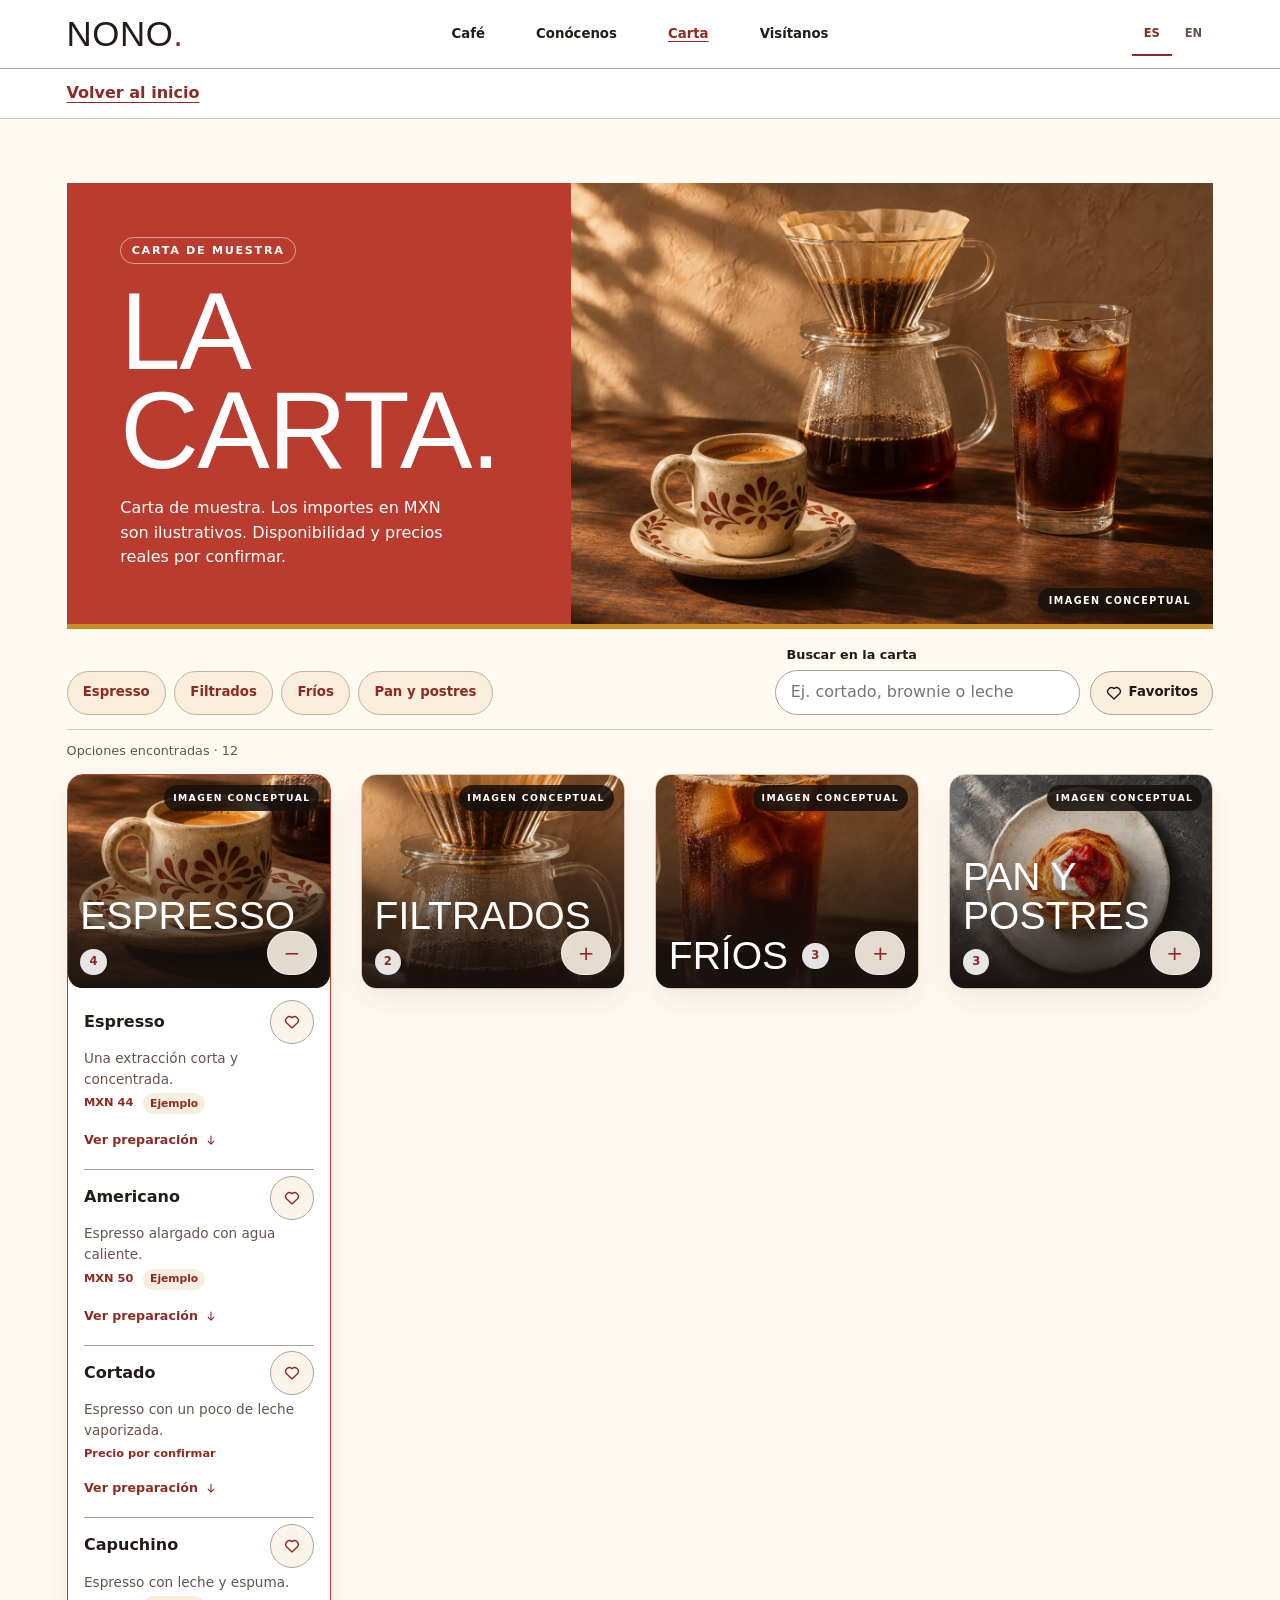
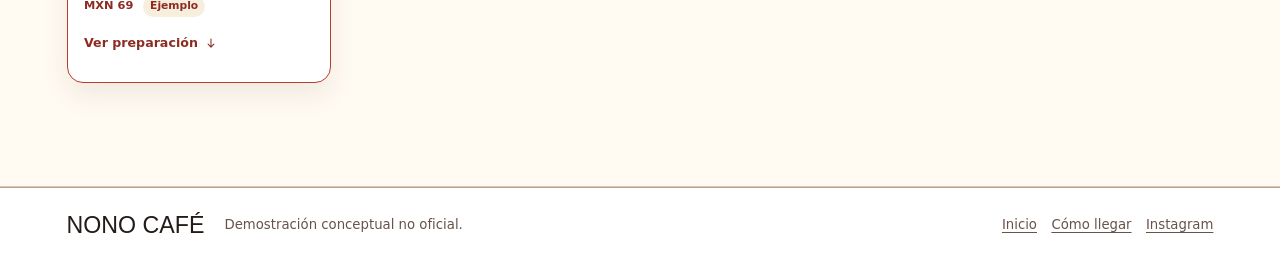
<file: menu/index.html>
<!doctype html>
<html lang="es">
<head>
<meta charset="utf-8">
<meta name="viewport" content="width=device-width, initial-scale=1">
<meta name="robots" content="noindex,nofollow">
<meta name="description" content="Carta de muestra de Nono Café en Oaxaca, con espresso, filtrados, bebidas frías, pan y postres.">
<meta name="theme-color" content="#ffffff">
<meta property="og:type" content="website">
<meta property="og:title" content="Carta de muestra · Nono Café, Oaxaca">
<meta property="og:description" content="Carta de muestra de Nono Café en Oaxaca, con espresso, filtrados, bebidas frías, pan y postres.">
<meta property="og:locale" content="es_MX">
<link rel="alternate" hreflang="es" href="../menu/index.html">
<link rel="alternate" hreflang="en" href="../en/menu/index.html">
<link rel="alternate" hreflang="x-default" href="../menu/index.html">
<link rel="icon" href="data:,">
<link rel="stylesheet" href="../assets/site.css">
<script src="../assets/site.js" defer></script>
<script type="application/ld+json">{"@context":"https://schema.org","@type":"CafeOrCoffeeShop","name":"Nono Café","address":{"@type":"PostalAddress","streetAddress":"Jesús Carranza 119","addressLocality":"Oaxaca de Juárez","addressRegion":"Oaxaca","postalCode":"68000","addressCountry":"MX"},"telephone":"+529511349040","sameAs":["https://www.instagram.com/nonocafe.oax/?hl=es"],"hasMap":"https://www.google.com/maps/search/?api=1&query=Nono+Caf%C3%A9+Jes%C3%BAs+Carranza+119+Oaxaca&query_place_id=ChIJl3Ce9_Ajx4URYngMMzrV4rU"}</script>
<title>Carta de muestra · Nono Café, Oaxaca</title>
</head>
<body>
<a class="skip" href="#contenido">Saltar al contenido</a>
<header class="masthead" id="inicio">
  <div class="wrap masthead-inner">
    <a class="wordmark" href="../es/index.html" aria-label="Nono Café">NONO<span>.</span></a>
    <nav class="primary" aria-label="Navegación principal">
      <a href="../es/index.html#cafe">Café</a>
      <a href="../es/index.html#conocenos">Conócenos</a>
      <a href="#carta" aria-current="page">Carta</a>
      <a href="../es/index.html#visita">Visítanos</a>
    </nav>
    <nav class="languages" aria-label="Idioma">
      <a href="../menu/index.html" data-language="es" lang="es" hreflang="es" aria-label="Español" aria-current="page">ES</a><a href="../en/menu/index.html" data-language="en" lang="en" hreflang="en" aria-label="English">EN</a>
    </nav>
  </div>
</header>
<main id="contenido" tabindex="-1">
<div class="wrap back"><a href="../es/index.html">Volver al inicio</a></div>
<section class="menu-panel" id="carta" aria-labelledby="menu-title">
    <div class="wrap menu-inner">
      <header class="section-head menu-cover">
        <div class="menu-cover-copy">
          <p class="eyebrow">Carta de muestra</p>
          <h1 id="menu-title" class="display">La carta.</h1>
          <p>Carta de muestra. Los importes en MXN son ilustrativos. Disponibilidad y precios reales por confirmar.</p>
        </div>
        <figure class="menu-cover-photo">
          <img src="../assets/menu-cover.webp" srcset="../assets/menu-cover-small.webp 680w, ../assets/menu-cover.webp 1440w" sizes="(max-width: 690px) 94vw, (max-width: 1200px) 54vw, 740px" width="1440" height="960" alt="" fetchpriority="high" decoding="async">
          <figcaption>Imagen conceptual</figcaption>
        </figure>
      </header>
      <div class="menu-controls">
        <nav class="categories" aria-label="Categorías de la carta">
          <a href="#espresso">Espresso</a><a href="#filtrados">Filtrados</a><a href="#frios">Fríos</a><a href="#pan-postres">Pan y postres</a>
        </nav>
        <div class="menu-tools" hidden>
          <div class="menu-search"><label for="drink-search">Buscar en la carta</label>
            <input type="search" id="drink-search" placeholder="Ej. cortado, brownie o leche" autocomplete="off">
          </div>
          <div class="menu-tool-actions">
            <button class="menu-saved" type="button" aria-pressed="false"><svg class="heart-icon" viewBox="0 0 24 24" width="18" height="18" fill="none" stroke="currentColor" stroke-width="1.8" stroke-linejoin="round" aria-hidden="true" focusable="false"><path d="M12 20 4.7 13a5 5 0 0 1 7.3-6.8 5 5 0 0 1 7.3 6.8Z"/></svg> Favoritos</button>
            <button class="menu-clear" type="button" hidden>Limpiar filtros</button>
          </div>
        </div>
      </div>
      <p class="menu-status" role="status" data-count="Opciones encontradas" data-empty="No hay opciones que coincidan." data-empty-saved="Aún no has guardado favoritos." hidden></p>
      <div class="menu-deck"><details class="menu-group" id="espresso" open>
        <summary aria-labelledby="title-espresso">
          <figure class="menu-photo">
            <img src="../assets/espresso.webp" alt="" loading="lazy" decoding="async" width="620" height="480">
            <figcaption>Imagen conceptual</figcaption>
          </figure>
          <div class="category-caption">
            <span class="category-title" id="title-espresso">Espresso<span class="category-count" aria-hidden="true">4</span></span>
            <span class="card-toggle" aria-hidden="true"></span>
          </div>
        </summary>
        <div class="menu-copy">
          <ul><li class="drink" data-drink="espresso">
            <div class="drink-header"><strong>Espresso</strong>
              <button type="button" class="drink-save" aria-pressed="false" aria-label="Guardar como favorito · Espresso" hidden><svg class="heart-icon" viewBox="0 0 24 24" width="18" height="18" fill="none" stroke="currentColor" stroke-width="1.8" stroke-linejoin="round" aria-hidden="true" focusable="false"><path d="M12 20 4.7 13a5 5 0 0 1 7.3-6.8 5 5 0 0 1 7.3 6.8Z"/></svg></button>
            </div>
            <p class="drink-description">Una extracción corta y concentrada.</p>
            <span class="price">MXN 44 <small class="sample-price">Ejemplo</small></span>
            <details class="drink-details"><summary>Ver preparación <svg class="down-icon" viewBox="0 0 24 24" width="18" height="18" fill="none" stroke="currentColor" stroke-width="1.8" stroke-linecap="round" stroke-linejoin="round" aria-hidden="true" focusable="false"><path d="M12 5v14m-5-5 5 5 5-5"/></svg></summary>
              <p><strong>Preparación de ejemplo</strong>El agua pasa a presión por café molido fino. Se sirve en una taza pequeña.</p>
            </details>
          </li><li class="drink" data-drink="americano">
            <div class="drink-header"><strong>Americano</strong>
              <button type="button" class="drink-save" aria-pressed="false" aria-label="Guardar como favorito · Americano" hidden><svg class="heart-icon" viewBox="0 0 24 24" width="18" height="18" fill="none" stroke="currentColor" stroke-width="1.8" stroke-linejoin="round" aria-hidden="true" focusable="false"><path d="M12 20 4.7 13a5 5 0 0 1 7.3-6.8 5 5 0 0 1 7.3 6.8Z"/></svg></button>
            </div>
            <p class="drink-description">Espresso alargado con agua caliente.</p>
            <span class="price">MXN 50 <small class="sample-price">Ejemplo</small></span>
            <details class="drink-details"><summary>Ver preparación <svg class="down-icon" viewBox="0 0 24 24" width="18" height="18" fill="none" stroke="currentColor" stroke-width="1.8" stroke-linecap="round" stroke-linejoin="round" aria-hidden="true" focusable="false"><path d="M12 5v14m-5-5 5 5 5-5"/></svg></summary>
              <p><strong>Preparación de ejemplo</strong>El agua diluye el espresso y permite beberlo en una taza más grande.</p>
            </details>
          </li><li class="drink" data-drink="cortado">
            <div class="drink-header"><strong>Cortado</strong>
              <button type="button" class="drink-save" aria-pressed="false" aria-label="Guardar como favorito · Cortado" hidden><svg class="heart-icon" viewBox="0 0 24 24" width="18" height="18" fill="none" stroke="currentColor" stroke-width="1.8" stroke-linejoin="round" aria-hidden="true" focusable="false"><path d="M12 20 4.7 13a5 5 0 0 1 7.3-6.8 5 5 0 0 1 7.3 6.8Z"/></svg></button>
            </div>
            <p class="drink-description">Espresso con un poco de leche vaporizada.</p>
            <span class="price">Precio por confirmar</span>
            <details class="drink-details"><summary>Ver preparación <svg class="down-icon" viewBox="0 0 24 24" width="18" height="18" fill="none" stroke="currentColor" stroke-width="1.8" stroke-linecap="round" stroke-linejoin="round" aria-hidden="true" focusable="false"><path d="M12 5v14m-5-5 5 5 5-5"/></svg></summary>
              <p><strong>Preparación de ejemplo</strong>La leche suaviza el espresso y mantiene el café en primer plano.</p>
            </details>
          </li><li class="drink" data-drink="capuchino">
            <div class="drink-header"><strong>Capuchino</strong>
              <button type="button" class="drink-save" aria-pressed="false" aria-label="Guardar como favorito · Capuchino" hidden><svg class="heart-icon" viewBox="0 0 24 24" width="18" height="18" fill="none" stroke="currentColor" stroke-width="1.8" stroke-linejoin="round" aria-hidden="true" focusable="false"><path d="M12 20 4.7 13a5 5 0 0 1 7.3-6.8 5 5 0 0 1 7.3 6.8Z"/></svg></button>
            </div>
            <p class="drink-description">Espresso con leche y espuma.</p>
            <span class="price">MXN 69 <small class="sample-price">Ejemplo</small></span>
            <details class="drink-details"><summary>Ver preparación <svg class="down-icon" viewBox="0 0 24 24" width="18" height="18" fill="none" stroke="currentColor" stroke-width="1.8" stroke-linecap="round" stroke-linejoin="round" aria-hidden="true" focusable="false"><path d="M12 5v14m-5-5 5 5 5-5"/></svg></summary>
              <p><strong>Preparación de ejemplo</strong>La espuma aporta una textura más aireada que la de un cortado.</p>
            </details>
          </li></ul>
        </div>
      </details><details class="menu-group" id="filtrados">
        <summary aria-labelledby="title-filtrados">
          <figure class="menu-photo">
            <img src="../assets/filter.webp" alt="" loading="lazy" decoding="async" width="620" height="480">
            <figcaption>Imagen conceptual</figcaption>
          </figure>
          <div class="category-caption">
            <span class="category-title" id="title-filtrados">Filtrados<span class="category-count" aria-hidden="true">2</span></span>
            <span class="card-toggle" aria-hidden="true"></span>
          </div>
        </summary>
        <div class="menu-copy">
          <ul><li class="drink" data-drink="filtrado">
            <div class="drink-header"><strong>Café filtrado</strong>
              <button type="button" class="drink-save" aria-pressed="false" aria-label="Guardar como favorito · Café filtrado" hidden><svg class="heart-icon" viewBox="0 0 24 24" width="18" height="18" fill="none" stroke="currentColor" stroke-width="1.8" stroke-linejoin="round" aria-hidden="true" focusable="false"><path d="M12 20 4.7 13a5 5 0 0 1 7.3-6.8 5 5 0 0 1 7.3 6.8Z"/></svg></button>
            </div>
            <p class="drink-description">Café preparado por goteo con filtro de papel.</p>
            <span class="price">MXN 64 <small class="sample-price">Ejemplo</small></span>
            <details class="drink-details"><summary>Ver preparación <svg class="down-icon" viewBox="0 0 24 24" width="18" height="18" fill="none" stroke="currentColor" stroke-width="1.8" stroke-linecap="round" stroke-linejoin="round" aria-hidden="true" focusable="false"><path d="M12 5v14m-5-5 5 5 5-5"/></svg></summary>
              <p><strong>Preparación de ejemplo</strong>El agua se vierte poco a poco sobre el café molido y la bebida cae a la jarra.</p>
            </details>
          </li><li class="drink" data-drink="prensa-francesa">
            <div class="drink-header"><strong>Prensa francesa</strong>
              <button type="button" class="drink-save" aria-pressed="false" aria-label="Guardar como favorito · Prensa francesa" hidden><svg class="heart-icon" viewBox="0 0 24 24" width="18" height="18" fill="none" stroke="currentColor" stroke-width="1.8" stroke-linejoin="round" aria-hidden="true" focusable="false"><path d="M12 20 4.7 13a5 5 0 0 1 7.3-6.8 5 5 0 0 1 7.3 6.8Z"/></svg></button>
            </div>
            <p class="drink-description">Café en infusión, separado con un émbolo.</p>
            <span class="price">Precio por confirmar</span>
            <details class="drink-details"><summary>Ver preparación <svg class="down-icon" viewBox="0 0 24 24" width="18" height="18" fill="none" stroke="currentColor" stroke-width="1.8" stroke-linecap="round" stroke-linejoin="round" aria-hidden="true" focusable="false"><path d="M12 5v14m-5-5 5 5 5-5"/></svg></summary>
              <p><strong>Preparación de ejemplo</strong>El café permanece en contacto con el agua antes de bajar el filtro metálico.</p>
            </details>
          </li></ul>
        </div>
      </details><details class="menu-group" id="frios">
        <summary aria-labelledby="title-frios">
          <figure class="menu-photo">
            <img src="../assets/iced.webp" alt="" loading="lazy" decoding="async" width="620" height="480">
            <figcaption>Imagen conceptual</figcaption>
          </figure>
          <div class="category-caption">
            <span class="category-title" id="title-frios">Fríos<span class="category-count" aria-hidden="true">3</span></span>
            <span class="card-toggle" aria-hidden="true"></span>
          </div>
        </summary>
        <div class="menu-copy">
          <ul><li class="drink" data-drink="cafe-hielo">
            <div class="drink-header"><strong>Café con hielo</strong>
              <button type="button" class="drink-save" aria-pressed="false" aria-label="Guardar como favorito · Café con hielo" hidden><svg class="heart-icon" viewBox="0 0 24 24" width="18" height="18" fill="none" stroke="currentColor" stroke-width="1.8" stroke-linejoin="round" aria-hidden="true" focusable="false"><path d="M12 20 4.7 13a5 5 0 0 1 7.3-6.8 5 5 0 0 1 7.3 6.8Z"/></svg></button>
            </div>
            <p class="drink-description">Café negro servido sobre hielo.</p>
            <span class="price">Precio por confirmar</span>
            <details class="drink-details"><summary>Ver preparación <svg class="down-icon" viewBox="0 0 24 24" width="18" height="18" fill="none" stroke="currentColor" stroke-width="1.8" stroke-linecap="round" stroke-linejoin="round" aria-hidden="true" focusable="false"><path d="M12 5v14m-5-5 5 5 5-5"/></svg></summary>
              <p><strong>Preparación de ejemplo</strong>Se enfría al momento de servirlo sobre cubos de hielo.</p>
            </details>
          </li><li class="drink" data-drink="latte-frio">
            <div class="drink-header"><strong>Latte frío</strong>
              <button type="button" class="drink-save" aria-pressed="false" aria-label="Guardar como favorito · Latte frío" hidden><svg class="heart-icon" viewBox="0 0 24 24" width="18" height="18" fill="none" stroke="currentColor" stroke-width="1.8" stroke-linejoin="round" aria-hidden="true" focusable="false"><path d="M12 20 4.7 13a5 5 0 0 1 7.3-6.8 5 5 0 0 1 7.3 6.8Z"/></svg></button>
            </div>
            <p class="drink-description">Espresso, leche fría y hielo.</p>
            <span class="price">MXN 76 <small class="sample-price">Ejemplo</small></span>
            <details class="drink-details"><summary>Ver preparación <svg class="down-icon" viewBox="0 0 24 24" width="18" height="18" fill="none" stroke="currentColor" stroke-width="1.8" stroke-linecap="round" stroke-linejoin="round" aria-hidden="true" focusable="false"><path d="M12 5v14m-5-5 5 5 5-5"/></svg></summary>
              <p><strong>Preparación de ejemplo</strong>La leche fría suaviza el espresso en una bebida larga.</p>
            </details>
          </li><li class="drink" data-drink="cold-brew">
            <div class="drink-header"><strong>Cold brew</strong>
              <button type="button" class="drink-save" aria-pressed="false" aria-label="Guardar como favorito · Cold brew" hidden><svg class="heart-icon" viewBox="0 0 24 24" width="18" height="18" fill="none" stroke="currentColor" stroke-width="1.8" stroke-linejoin="round" aria-hidden="true" focusable="false"><path d="M12 20 4.7 13a5 5 0 0 1 7.3-6.8 5 5 0 0 1 7.3 6.8Z"/></svg></button>
            </div>
            <p class="drink-description">Café preparado por infusión en frío.</p>
            <span class="price">Precio por confirmar</span>
            <details class="drink-details"><summary>Ver preparación <svg class="down-icon" viewBox="0 0 24 24" width="18" height="18" fill="none" stroke="currentColor" stroke-width="1.8" stroke-linecap="round" stroke-linejoin="round" aria-hidden="true" focusable="false"><path d="M12 5v14m-5-5 5 5 5-5"/></svg></summary>
              <p><strong>Preparación de ejemplo</strong>La extracción empieza en frío y toma varias horas.</p>
            </details>
          </li></ul>
        </div>
      </details><details class="menu-group" id="pan-postres">
        <summary aria-labelledby="title-pan-postres">
          <figure class="menu-photo">
            <img src="../assets/pastry.webp" alt="" loading="lazy" decoding="async" width="620" height="480">
            <figcaption>Imagen conceptual</figcaption>
          </figure>
          <div class="category-caption">
            <span class="category-title" id="title-pan-postres">Pan y postres<span class="category-count" aria-hidden="true">3</span></span>
            <span class="card-toggle" aria-hidden="true"></span>
          </div>
        </summary>
        <div class="menu-copy">
          <ul><li class="drink" data-drink="hojaldre-frutos-rojos">
            <div class="drink-header"><strong>Hojaldre con frutos rojos</strong>
              <button type="button" class="drink-save" aria-pressed="false" aria-label="Guardar como favorito · Hojaldre con frutos rojos" hidden><svg class="heart-icon" viewBox="0 0 24 24" width="18" height="18" fill="none" stroke="currentColor" stroke-width="1.8" stroke-linejoin="round" aria-hidden="true" focusable="false"><path d="M12 20 4.7 13a5 5 0 0 1 7.3-6.8 5 5 0 0 1 7.3 6.8Z"/></svg></button>
            </div>
            <p class="drink-description">Hojaldre crujiente con crema y compota.</p>
            <span class="price">Precio por confirmar</span>
            <details class="drink-details"><summary>Ver preparación <svg class="down-icon" viewBox="0 0 24 24" width="18" height="18" fill="none" stroke="currentColor" stroke-width="1.8" stroke-linecap="round" stroke-linejoin="round" aria-hidden="true" focusable="false"><path d="M12 5v14m-5-5 5 5 5-5"/></svg></summary>
              <p><strong>Preparación de ejemplo</strong>Como idea para la carta, un hojaldre laminado con una cucharada de compota sobre la crema.</p>
            </details>
          </li><li class="drink" data-drink="brownie">
            <div class="drink-header"><strong>Brownie de chocolate</strong>
              <button type="button" class="drink-save" aria-pressed="false" aria-label="Guardar como favorito · Brownie de chocolate" hidden><svg class="heart-icon" viewBox="0 0 24 24" width="18" height="18" fill="none" stroke="currentColor" stroke-width="1.8" stroke-linejoin="round" aria-hidden="true" focusable="false"><path d="M12 20 4.7 13a5 5 0 0 1 7.3-6.8 5 5 0 0 1 7.3 6.8Z"/></svg></button>
            </div>
            <p class="drink-description">Bizcocho compacto de chocolate.</p>
            <span class="price">Precio por confirmar</span>
            <details class="drink-details"><summary>Ver preparación <svg class="down-icon" viewBox="0 0 24 24" width="18" height="18" fill="none" stroke="currentColor" stroke-width="1.8" stroke-linecap="round" stroke-linejoin="round" aria-hidden="true" focusable="false"><path d="M12 5v14m-5-5 5 5 5-5"/></svg></summary>
              <p><strong>Preparación de ejemplo</strong>La textura de este ejemplo es húmeda en el centro y firme en los bordes.</p>
            </details>
          </li><li class="drink" data-drink="pudin-pan">
            <div class="drink-header"><strong>Budín de pan</strong>
              <button type="button" class="drink-save" aria-pressed="false" aria-label="Guardar como favorito · Budín de pan" hidden><svg class="heart-icon" viewBox="0 0 24 24" width="18" height="18" fill="none" stroke="currentColor" stroke-width="1.8" stroke-linejoin="round" aria-hidden="true" focusable="false"><path d="M12 20 4.7 13a5 5 0 0 1 7.3-6.8 5 5 0 0 1 7.3 6.8Z"/></svg></button>
            </div>
            <p class="drink-description">Postre horneado de pan de textura suave.</p>
            <span class="price">Precio por confirmar</span>
            <details class="drink-details"><summary>Ver preparación <svg class="down-icon" viewBox="0 0 24 24" width="18" height="18" fill="none" stroke="currentColor" stroke-width="1.8" stroke-linecap="round" stroke-linejoin="round" aria-hidden="true" focusable="false"><path d="M12 5v14m-5-5 5 5 5-5"/></svg></summary>
              <p><strong>Preparación de ejemplo</strong>En este ejemplo, el pan se humedece antes de hornearse.</p>
            </details>
          </li></ul>
        </div>
      </details></div>
    </div>
  </section>

</main>
<footer><div class="wrap footer-inner"><a href="../es/index.html" class="footer-name">Nono Café</a><p>Demostración conceptual no oficial.</p>
  <div class="footer-links"><a href="../es/index.html">Inicio</a><a href="https://www.google.com/maps/search/?api=1&amp;query=Nono+Caf%C3%A9+Jes%C3%BAs+Carranza+119+Oaxaca&amp;query_place_id=ChIJl3Ce9_Ajx4URYngMMzrV4rU">Cómo llegar</a><a href="https://www.instagram.com/nonocafe.oax/?hl=es" target="_blank" rel="noopener noreferrer">Instagram</a></div>
</div></footer>
</body>
</html>
</file>
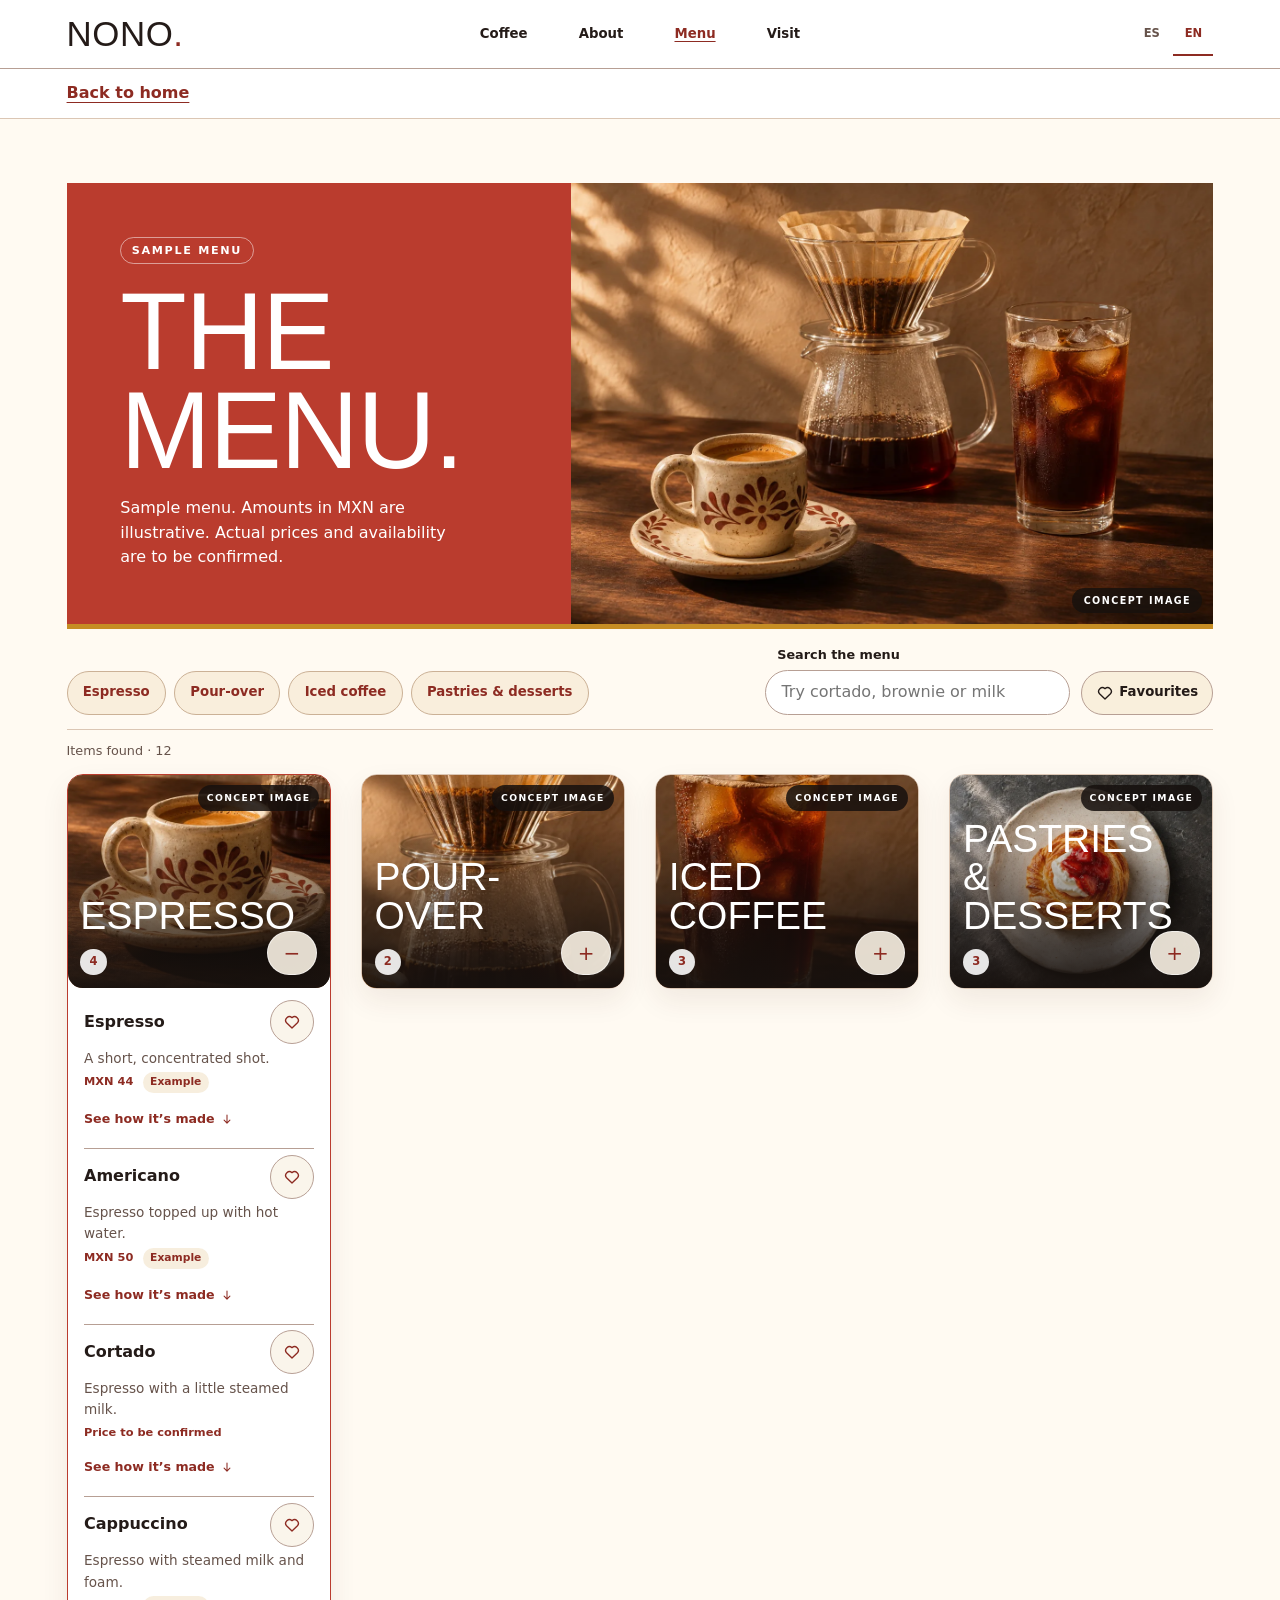
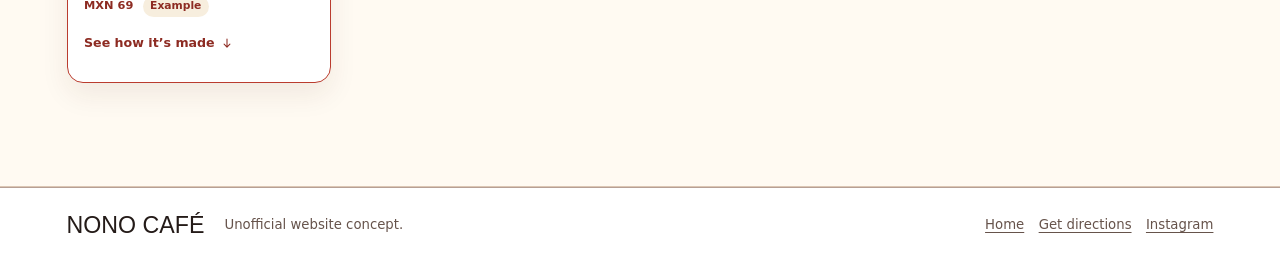
<file: en/menu/index.html>
<!doctype html>
<html lang="en">
<head>
<meta charset="utf-8">
<meta name="viewport" content="width=device-width, initial-scale=1">
<meta name="robots" content="noindex,nofollow">
<meta name="description" content="Sample menu for Nono Café in Oaxaca, with espresso, pour-over, iced coffee, pastries and desserts.">
<meta name="theme-color" content="#ffffff">
<meta property="og:type" content="website">
<meta property="og:title" content="Sample menu · Nono Café, Oaxaca">
<meta property="og:description" content="Sample menu for Nono Café in Oaxaca, with espresso, pour-over, iced coffee, pastries and desserts.">
<meta property="og:locale" content="en_US">
<link rel="alternate" hreflang="es" href="../../menu/index.html">
<link rel="alternate" hreflang="en" href="../../en/menu/index.html">
<link rel="alternate" hreflang="x-default" href="../../menu/index.html">
<link rel="icon" href="data:,">
<link rel="stylesheet" href="../../assets/site.css">
<script src="../../assets/site.js" defer></script>
<script type="application/ld+json">{"@context":"https://schema.org","@type":"CafeOrCoffeeShop","name":"Nono Café","address":{"@type":"PostalAddress","streetAddress":"Jesús Carranza 119","addressLocality":"Oaxaca de Juárez","addressRegion":"Oaxaca","postalCode":"68000","addressCountry":"MX"},"telephone":"+529511349040","sameAs":["https://www.instagram.com/nonocafe.oax/?hl=es"],"hasMap":"https://www.google.com/maps/search/?api=1&query=Nono+Caf%C3%A9+Jes%C3%BAs+Carranza+119+Oaxaca&query_place_id=ChIJl3Ce9_Ajx4URYngMMzrV4rU"}</script>
<title>Sample menu · Nono Café, Oaxaca</title>
</head>
<body>
<a class="skip" href="#contenido">Skip to content</a>
<header class="masthead" id="inicio">
  <div class="wrap masthead-inner">
    <a class="wordmark" href="../../en/index.html" aria-label="Nono Café">NONO<span>.</span></a>
    <nav class="primary" aria-label="Main navigation">
      <a href="../../en/index.html#cafe">Coffee</a>
      <a href="../../en/index.html#conocenos">About</a>
      <a href="#carta" aria-current="page">Menu</a>
      <a href="../../en/index.html#visita">Visit</a>
    </nav>
    <nav class="languages" aria-label="Language">
      <a href="../../menu/index.html" data-language="es" lang="es" hreflang="es" aria-label="Español">ES</a><a href="../../en/menu/index.html" data-language="en" lang="en" hreflang="en" aria-label="English" aria-current="page">EN</a>
    </nav>
  </div>
</header>
<main id="contenido" tabindex="-1">
<div class="wrap back"><a href="../../en/index.html">Back to home</a></div>
<section class="menu-panel" id="carta" aria-labelledby="menu-title">
    <div class="wrap menu-inner">
      <header class="section-head menu-cover">
        <div class="menu-cover-copy">
          <p class="eyebrow">Sample menu</p>
          <h1 id="menu-title" class="display">The menu.</h1>
          <p>Sample menu. Amounts in MXN are illustrative. Actual prices and availability are to be confirmed.</p>
        </div>
        <figure class="menu-cover-photo">
          <img src="../../assets/menu-cover.webp" srcset="../../assets/menu-cover-small.webp 680w, ../../assets/menu-cover.webp 1440w" sizes="(max-width: 690px) 94vw, (max-width: 1200px) 54vw, 740px" width="1440" height="960" alt="" fetchpriority="high" decoding="async">
          <figcaption>Concept image</figcaption>
        </figure>
      </header>
      <div class="menu-controls">
        <nav class="categories" aria-label="Menu categories">
          <a href="#espresso">Espresso</a><a href="#filtrados">Pour-over</a><a href="#frios">Iced coffee</a><a href="#pan-postres">Pastries &amp; desserts</a>
        </nav>
        <div class="menu-tools" hidden>
          <div class="menu-search"><label for="drink-search">Search the menu</label>
            <input type="search" id="drink-search" placeholder="Try cortado, brownie or milk" autocomplete="off">
          </div>
          <div class="menu-tool-actions">
            <button class="menu-saved" type="button" aria-pressed="false"><svg class="heart-icon" viewBox="0 0 24 24" width="18" height="18" fill="none" stroke="currentColor" stroke-width="1.8" stroke-linejoin="round" aria-hidden="true" focusable="false"><path d="M12 20 4.7 13a5 5 0 0 1 7.3-6.8 5 5 0 0 1 7.3 6.8Z"/></svg> Favourites</button>
            <button class="menu-clear" type="button" hidden>Clear filters</button>
          </div>
        </div>
      </div>
      <p class="menu-status" role="status" data-count="Items found" data-empty="No items match your search." data-empty-saved="You haven’t saved any favourites yet." hidden></p>
      <div class="menu-deck"><details class="menu-group" id="espresso" open>
        <summary aria-labelledby="title-espresso">
          <figure class="menu-photo">
            <img src="../../assets/espresso.webp" alt="" loading="lazy" decoding="async" width="620" height="480">
            <figcaption>Concept image</figcaption>
          </figure>
          <div class="category-caption">
            <span class="category-title" id="title-espresso">Espresso<span class="category-count" aria-hidden="true">4</span></span>
            <span class="card-toggle" aria-hidden="true"></span>
          </div>
        </summary>
        <div class="menu-copy">
          <ul><li class="drink" data-drink="espresso">
            <div class="drink-header"><strong>Espresso</strong>
              <button type="button" class="drink-save" aria-pressed="false" aria-label="Save as a favourite · Espresso" hidden><svg class="heart-icon" viewBox="0 0 24 24" width="18" height="18" fill="none" stroke="currentColor" stroke-width="1.8" stroke-linejoin="round" aria-hidden="true" focusable="false"><path d="M12 20 4.7 13a5 5 0 0 1 7.3-6.8 5 5 0 0 1 7.3 6.8Z"/></svg></button>
            </div>
            <p class="drink-description">A short, concentrated shot.</p>
            <span class="price">MXN 44 <small class="sample-price">Example</small></span>
            <details class="drink-details"><summary>See how it’s made <svg class="down-icon" viewBox="0 0 24 24" width="18" height="18" fill="none" stroke="currentColor" stroke-width="1.8" stroke-linecap="round" stroke-linejoin="round" aria-hidden="true" focusable="false"><path d="M12 5v14m-5-5 5 5 5-5"/></svg></summary>
              <p><strong>Example preparation</strong>Water is pushed through finely ground coffee under pressure. The shot is served in a small cup.</p>
            </details>
          </li><li class="drink" data-drink="americano">
            <div class="drink-header"><strong>Americano</strong>
              <button type="button" class="drink-save" aria-pressed="false" aria-label="Save as a favourite · Americano" hidden><svg class="heart-icon" viewBox="0 0 24 24" width="18" height="18" fill="none" stroke="currentColor" stroke-width="1.8" stroke-linejoin="round" aria-hidden="true" focusable="false"><path d="M12 20 4.7 13a5 5 0 0 1 7.3-6.8 5 5 0 0 1 7.3 6.8Z"/></svg></button>
            </div>
            <p class="drink-description">Espresso topped up with hot water.</p>
            <span class="price">MXN 50 <small class="sample-price">Example</small></span>
            <details class="drink-details"><summary>See how it’s made <svg class="down-icon" viewBox="0 0 24 24" width="18" height="18" fill="none" stroke="currentColor" stroke-width="1.8" stroke-linecap="round" stroke-linejoin="round" aria-hidden="true" focusable="false"><path d="M12 5v14m-5-5 5 5 5-5"/></svg></summary>
              <p><strong>Example preparation</strong>Hot water dilutes the shot for a longer cup.</p>
            </details>
          </li><li class="drink" data-drink="cortado">
            <div class="drink-header"><strong>Cortado</strong>
              <button type="button" class="drink-save" aria-pressed="false" aria-label="Save as a favourite · Cortado" hidden><svg class="heart-icon" viewBox="0 0 24 24" width="18" height="18" fill="none" stroke="currentColor" stroke-width="1.8" stroke-linejoin="round" aria-hidden="true" focusable="false"><path d="M12 20 4.7 13a5 5 0 0 1 7.3-6.8 5 5 0 0 1 7.3 6.8Z"/></svg></button>
            </div>
            <p class="drink-description">Espresso with a little steamed milk.</p>
            <span class="price">Price to be confirmed</span>
            <details class="drink-details"><summary>See how it’s made <svg class="down-icon" viewBox="0 0 24 24" width="18" height="18" fill="none" stroke="currentColor" stroke-width="1.8" stroke-linecap="round" stroke-linejoin="round" aria-hidden="true" focusable="false"><path d="M12 5v14m-5-5 5 5 5-5"/></svg></summary>
              <p><strong>Example preparation</strong>Steamed milk softens the shot while keeping the coffee prominent.</p>
            </details>
          </li><li class="drink" data-drink="capuchino">
            <div class="drink-header"><strong>Cappuccino</strong>
              <button type="button" class="drink-save" aria-pressed="false" aria-label="Save as a favourite · Cappuccino" hidden><svg class="heart-icon" viewBox="0 0 24 24" width="18" height="18" fill="none" stroke="currentColor" stroke-width="1.8" stroke-linejoin="round" aria-hidden="true" focusable="false"><path d="M12 20 4.7 13a5 5 0 0 1 7.3-6.8 5 5 0 0 1 7.3 6.8Z"/></svg></button>
            </div>
            <p class="drink-description">Espresso with steamed milk and foam.</p>
            <span class="price">MXN 69 <small class="sample-price">Example</small></span>
            <details class="drink-details"><summary>See how it’s made <svg class="down-icon" viewBox="0 0 24 24" width="18" height="18" fill="none" stroke="currentColor" stroke-width="1.8" stroke-linecap="round" stroke-linejoin="round" aria-hidden="true" focusable="false"><path d="M12 5v14m-5-5 5 5 5-5"/></svg></summary>
              <p><strong>Example preparation</strong>The foam gives this drink a lighter texture than a cortado.</p>
            </details>
          </li></ul>
        </div>
      </details><details class="menu-group" id="filtrados">
        <summary aria-labelledby="title-filtrados">
          <figure class="menu-photo">
            <img src="../../assets/filter.webp" alt="" loading="lazy" decoding="async" width="620" height="480">
            <figcaption>Concept image</figcaption>
          </figure>
          <div class="category-caption">
            <span class="category-title" id="title-filtrados">Pour-over<span class="category-count" aria-hidden="true">2</span></span>
            <span class="card-toggle" aria-hidden="true"></span>
          </div>
        </summary>
        <div class="menu-copy">
          <ul><li class="drink" data-drink="filtrado">
            <div class="drink-header"><strong>Pour-over coffee</strong>
              <button type="button" class="drink-save" aria-pressed="false" aria-label="Save as a favourite · Pour-over coffee" hidden><svg class="heart-icon" viewBox="0 0 24 24" width="18" height="18" fill="none" stroke="currentColor" stroke-width="1.8" stroke-linejoin="round" aria-hidden="true" focusable="false"><path d="M12 20 4.7 13a5 5 0 0 1 7.3-6.8 5 5 0 0 1 7.3 6.8Z"/></svg></button>
            </div>
            <p class="drink-description">Coffee brewed through a paper filter.</p>
            <span class="price">MXN 64 <small class="sample-price">Example</small></span>
            <details class="drink-details"><summary>See how it’s made <svg class="down-icon" viewBox="0 0 24 24" width="18" height="18" fill="none" stroke="currentColor" stroke-width="1.8" stroke-linecap="round" stroke-linejoin="round" aria-hidden="true" focusable="false"><path d="M12 5v14m-5-5 5 5 5-5"/></svg></summary>
              <p><strong>Example preparation</strong>Water is poured gradually over the grounds, dripping through into a carafe.</p>
            </details>
          </li><li class="drink" data-drink="prensa-francesa">
            <div class="drink-header"><strong>French press</strong>
              <button type="button" class="drink-save" aria-pressed="false" aria-label="Save as a favourite · French press" hidden><svg class="heart-icon" viewBox="0 0 24 24" width="18" height="18" fill="none" stroke="currentColor" stroke-width="1.8" stroke-linejoin="round" aria-hidden="true" focusable="false"><path d="M12 20 4.7 13a5 5 0 0 1 7.3-6.8 5 5 0 0 1 7.3 6.8Z"/></svg></button>
            </div>
            <p class="drink-description">Steeped coffee separated with a plunger.</p>
            <span class="price">Price to be confirmed</span>
            <details class="drink-details"><summary>See how it’s made <svg class="down-icon" viewBox="0 0 24 24" width="18" height="18" fill="none" stroke="currentColor" stroke-width="1.8" stroke-linecap="round" stroke-linejoin="round" aria-hidden="true" focusable="false"><path d="M12 5v14m-5-5 5 5 5-5"/></svg></summary>
              <p><strong>Example preparation</strong>The coffee steeps in the water before the metal filter is pressed down.</p>
            </details>
          </li></ul>
        </div>
      </details><details class="menu-group" id="frios">
        <summary aria-labelledby="title-frios">
          <figure class="menu-photo">
            <img src="../../assets/iced.webp" alt="" loading="lazy" decoding="async" width="620" height="480">
            <figcaption>Concept image</figcaption>
          </figure>
          <div class="category-caption">
            <span class="category-title" id="title-frios">Iced coffee<span class="category-count" aria-hidden="true">3</span></span>
            <span class="card-toggle" aria-hidden="true"></span>
          </div>
        </summary>
        <div class="menu-copy">
          <ul><li class="drink" data-drink="cafe-hielo">
            <div class="drink-header"><strong>Iced coffee</strong>
              <button type="button" class="drink-save" aria-pressed="false" aria-label="Save as a favourite · Iced coffee" hidden><svg class="heart-icon" viewBox="0 0 24 24" width="18" height="18" fill="none" stroke="currentColor" stroke-width="1.8" stroke-linejoin="round" aria-hidden="true" focusable="false"><path d="M12 20 4.7 13a5 5 0 0 1 7.3-6.8 5 5 0 0 1 7.3 6.8Z"/></svg></button>
            </div>
            <p class="drink-description">Black coffee served over ice.</p>
            <span class="price">Price to be confirmed</span>
            <details class="drink-details"><summary>See how it’s made <svg class="down-icon" viewBox="0 0 24 24" width="18" height="18" fill="none" stroke="currentColor" stroke-width="1.8" stroke-linecap="round" stroke-linejoin="round" aria-hidden="true" focusable="false"><path d="M12 5v14m-5-5 5 5 5-5"/></svg></summary>
              <p><strong>Example preparation</strong>The coffee cools as it is poured over ice.</p>
            </details>
          </li><li class="drink" data-drink="latte-frio">
            <div class="drink-header"><strong>Iced latte</strong>
              <button type="button" class="drink-save" aria-pressed="false" aria-label="Save as a favourite · Iced latte" hidden><svg class="heart-icon" viewBox="0 0 24 24" width="18" height="18" fill="none" stroke="currentColor" stroke-width="1.8" stroke-linejoin="round" aria-hidden="true" focusable="false"><path d="M12 20 4.7 13a5 5 0 0 1 7.3-6.8 5 5 0 0 1 7.3 6.8Z"/></svg></button>
            </div>
            <p class="drink-description">Espresso, cold milk and ice.</p>
            <span class="price">MXN 76 <small class="sample-price">Example</small></span>
            <details class="drink-details"><summary>See how it’s made <svg class="down-icon" viewBox="0 0 24 24" width="18" height="18" fill="none" stroke="currentColor" stroke-width="1.8" stroke-linecap="round" stroke-linejoin="round" aria-hidden="true" focusable="false"><path d="M12 5v14m-5-5 5 5 5-5"/></svg></summary>
              <p><strong>Example preparation</strong>Cold milk softens the espresso in this longer drink.</p>
            </details>
          </li><li class="drink" data-drink="cold-brew">
            <div class="drink-header"><strong>Cold brew</strong>
              <button type="button" class="drink-save" aria-pressed="false" aria-label="Save as a favourite · Cold brew" hidden><svg class="heart-icon" viewBox="0 0 24 24" width="18" height="18" fill="none" stroke="currentColor" stroke-width="1.8" stroke-linejoin="round" aria-hidden="true" focusable="false"><path d="M12 20 4.7 13a5 5 0 0 1 7.3-6.8 5 5 0 0 1 7.3 6.8Z"/></svg></button>
            </div>
            <p class="drink-description">Coffee steeped in cold water.</p>
            <span class="price">Price to be confirmed</span>
            <details class="drink-details"><summary>See how it’s made <svg class="down-icon" viewBox="0 0 24 24" width="18" height="18" fill="none" stroke="currentColor" stroke-width="1.8" stroke-linecap="round" stroke-linejoin="round" aria-hidden="true" focusable="false"><path d="M12 5v14m-5-5 5 5 5-5"/></svg></summary>
              <p><strong>Example preparation</strong>The coffee steeps in cold water for several hours.</p>
            </details>
          </li></ul>
        </div>
      </details><details class="menu-group" id="pan-postres">
        <summary aria-labelledby="title-pan-postres">
          <figure class="menu-photo">
            <img src="../../assets/pastry.webp" alt="" loading="lazy" decoding="async" width="620" height="480">
            <figcaption>Concept image</figcaption>
          </figure>
          <div class="category-caption">
            <span class="category-title" id="title-pan-postres">Pastries &amp; desserts<span class="category-count" aria-hidden="true">3</span></span>
            <span class="card-toggle" aria-hidden="true"></span>
          </div>
        </summary>
        <div class="menu-copy">
          <ul><li class="drink" data-drink="hojaldre-frutos-rojos">
            <div class="drink-header"><strong>Berry puff pastry</strong>
              <button type="button" class="drink-save" aria-pressed="false" aria-label="Save as a favourite · Berry puff pastry" hidden><svg class="heart-icon" viewBox="0 0 24 24" width="18" height="18" fill="none" stroke="currentColor" stroke-width="1.8" stroke-linejoin="round" aria-hidden="true" focusable="false"><path d="M12 20 4.7 13a5 5 0 0 1 7.3-6.8 5 5 0 0 1 7.3 6.8Z"/></svg></button>
            </div>
            <p class="drink-description">Crisp puff pastry with cream and fruit compote.</p>
            <span class="price">Price to be confirmed</span>
            <details class="drink-details"><summary>See how it’s made <svg class="down-icon" viewBox="0 0 24 24" width="18" height="18" fill="none" stroke="currentColor" stroke-width="1.8" stroke-linecap="round" stroke-linejoin="round" aria-hidden="true" focusable="false"><path d="M12 5v14m-5-5 5 5 5-5"/></svg></summary>
              <p><strong>Example preparation</strong>This sample pairs crisp laminated pastry with a spoonful of compote over the cream.</p>
            </details>
          </li><li class="drink" data-drink="brownie">
            <div class="drink-header"><strong>Chocolate brownie</strong>
              <button type="button" class="drink-save" aria-pressed="false" aria-label="Save as a favourite · Chocolate brownie" hidden><svg class="heart-icon" viewBox="0 0 24 24" width="18" height="18" fill="none" stroke="currentColor" stroke-width="1.8" stroke-linejoin="round" aria-hidden="true" focusable="false"><path d="M12 20 4.7 13a5 5 0 0 1 7.3-6.8 5 5 0 0 1 7.3 6.8Z"/></svg></button>
            </div>
            <p class="drink-description">A dense chocolate bake.</p>
            <span class="price">Price to be confirmed</span>
            <details class="drink-details"><summary>See how it’s made <svg class="down-icon" viewBox="0 0 24 24" width="18" height="18" fill="none" stroke="currentColor" stroke-width="1.8" stroke-linecap="round" stroke-linejoin="round" aria-hidden="true" focusable="false"><path d="M12 5v14m-5-5 5 5 5-5"/></svg></summary>
              <p><strong>Example preparation</strong>This sample has a moist centre and firmer edges.</p>
            </details>
          </li><li class="drink" data-drink="pudin-pan">
            <div class="drink-header"><strong>Bread pudding</strong>
              <button type="button" class="drink-save" aria-pressed="false" aria-label="Save as a favourite · Bread pudding" hidden><svg class="heart-icon" viewBox="0 0 24 24" width="18" height="18" fill="none" stroke="currentColor" stroke-width="1.8" stroke-linejoin="round" aria-hidden="true" focusable="false"><path d="M12 20 4.7 13a5 5 0 0 1 7.3-6.8 5 5 0 0 1 7.3 6.8Z"/></svg></button>
            </div>
            <p class="drink-description">A soft baked bread dessert.</p>
            <span class="price">Price to be confirmed</span>
            <details class="drink-details"><summary>See how it’s made <svg class="down-icon" viewBox="0 0 24 24" width="18" height="18" fill="none" stroke="currentColor" stroke-width="1.8" stroke-linecap="round" stroke-linejoin="round" aria-hidden="true" focusable="false"><path d="M12 5v14m-5-5 5 5 5-5"/></svg></summary>
              <p><strong>Example preparation</strong>In this sample, the bread is soaked before baking.</p>
            </details>
          </li></ul>
        </div>
      </details></div>
    </div>
  </section>

</main>
<footer><div class="wrap footer-inner"><a href="../../en/index.html" class="footer-name">Nono Café</a><p>Unofficial website concept.</p>
  <div class="footer-links"><a href="../../en/index.html">Home</a><a href="https://www.google.com/maps/search/?api=1&amp;query=Nono+Caf%C3%A9+Jes%C3%BAs+Carranza+119+Oaxaca&amp;query_place_id=ChIJl3Ce9_Ajx4URYngMMzrV4rU">Get directions</a><a href="https://www.instagram.com/nonocafe.oax/?hl=es" target="_blank" rel="noopener noreferrer">Instagram</a></div>
</div></footer>
</body>
</html>
</file>
<file: assets/site.css>
:root {
  color-scheme: light;
  --ink: #241b18;
  --black: #17110e;
  --card: #ffffff;
  --line: #b79f94;
  --white: #ffffff;
  --muted: #66534b;
  --red: #ba3c2e;
  --red-dark: #8d2b22;
  --mustard: #c68d24;
  --mustard-pale: #f6e6c8;
  --paper: #f7f7f7;
  --gutter: clamp(19px, 5.2vw, 82px);
  --nav: 69px;
  --type: Impact, "Arial Black", "Arial Narrow", sans-serif;
}
*, *::before, *::after { box-sizing: border-box; }
body { margin: 0; background: var(--white); color: var(--ink); font: 1rem/1.55 system-ui, sans-serif; }
figure, h1, h2, h3, p { margin: 0; }
img { display: block; width: 100%; height: auto; }
a { color: inherit; text-underline-offset: .25em; }
a:focus-visible, summary:focus-visible { outline: 2px solid currentColor; outline-offset: 4px; }
.wrap { width: min(100% - var(--gutter) * 2, 1360px); margin-inline: auto; }
main, main [id] { scroll-margin-top: calc(var(--nav) + 16px); }
.skip { position: fixed; z-index: 8; left: 1rem; top: .6rem; padding: .65rem 1rem; border-radius: 999px; background: rgb(141 43 34 / .94); color: var(--white); transform: translateY(-160%); }
.skip:focus { transform: none; }
.eyebrow, figcaption { font: 750 .7rem/1.4 system-ui, sans-serif; letter-spacing: .15em; text-transform: uppercase; }
.eyebrow { margin-bottom: .9rem; color: var(--red-dark); }
.display, .hero-title { font: 400 clamp(3rem, 7vw, 7.5rem)/.91 var(--type); text-transform: uppercase; letter-spacing: -.015em; }
.masthead { position: sticky; top: 0; z-index: 5; background: var(--white); border-bottom: 1px solid var(--line); }
.masthead-inner { display: grid; grid-template-columns: 1fr auto 1fr; align-items: center; min-height: calc(var(--nav) - 1px); gap: .6rem; }
.wordmark { width: fit-content; font: 400 2.18rem/.9 var(--type); letter-spacing: .015em; text-decoration: none; padding-block: .3rem; }
.wordmark span { color: var(--red-dark); }
.primary, .languages { display: flex; gap: clamp(.6rem, 4vw, 3.25rem); align-items: center; }
.primary a, .languages a { text-decoration: none; min-height: 44px; display: grid; align-items: center; font-size: .83rem; font-weight: 720; }
.primary a:hover, .primary [aria-current] { color: var(--red-dark); text-decoration: underline; }
.languages { justify-self: end; gap: .1rem; }
.languages a { text-align: center; min-width: 40px; color: var(--muted); font-size: .72rem; }
.languages [aria-current] { color: var(--red-dark); box-shadow: inset 0 -2px var(--red-dark); }

.hero-track { min-height: 123svh; }
.hero { position: sticky; top: var(--nav); height: calc(100svh - var(--nav)); min-height: 625px; isolation: isolate; background: var(--black); overflow: hidden; }
.hero-photo { position: absolute; inset: 0 0 0 16%; z-index: -1; overflow: hidden; }
.hero-photo::after { content: ""; position: absolute; inset: 0; pointer-events: none; background: linear-gradient(90deg, var(--black) 4%, #17110e8f 31%, transparent 56%), linear-gradient(0deg, var(--black) 1%, transparent 26%); }
.hero-photo img { height: 100%; object-fit: cover; object-position: 53% 53%; filter: grayscale(.76) sepia(.22); transform: scale(var(--photo-scale, 1)); }
.hero-photo figcaption { position: absolute; z-index: 1; bottom: 1.4rem; right: var(--gutter); padding: .4rem .6rem; background: var(--black); color: var(--white); }
.hero-inner { display: grid; align-items: center; position: relative; height: 100%; padding-block: 2.25rem 3.4rem; }
.hero-copy { position: relative; width: fit-content; color: var(--white); text-shadow: 0 2px 18px #17110e90; }
.hero-copy .eyebrow { color: var(--white); display: flex; align-items: center; gap: .65rem; }
.hero-copy .eyebrow::before { content: ""; width: 8px; height: 8px; background: var(--mustard); border-radius: 50%; }
.hero-title { font-size: clamp(6rem, min(14.4vw, 22svh), 15rem); line-height: .85; letter-spacing: -.018em; margin: 19px 0 1.45rem; }
.hero-line { display: block; white-space: nowrap; }
.hero-line + .hero-line { color: var(--mustard); }
.letter { display: inline-block; transform: translateX(calc(var(--spread, 0px) * var(--i))); animation: enter .48s cubic-bezier(.19,.73,.2,1) backwards; animation-delay: calc(var(--i) * 45ms); }
@keyframes enter { from { opacity: 0; transform: translateY(.26em) rotate(5deg); } }
.intro { color: var(--white); max-width: 26ch; font-size: clamp(.95rem, 1.4vw, 1.2rem); }
.actions { display: flex; align-items: center; flex-wrap: wrap; gap: .5rem 1.2rem; margin-top: 1.15rem; }
.button, .text-link { font-weight: 780; min-height: 46px; display: inline-flex; gap: .75em; align-items: center; width: fit-content; }
.button { color: var(--white); background: rgb(186 60 46 / .88); border: 1px solid rgb(255 255 255 / .25); padding: .65rem 1rem; text-decoration: none; border-radius: 999px; text-shadow: none; transition: background .2s, transform .2s; }
.button:hover { background: rgb(141 43 34 / .94); transform: translateY(-2px); }
.button:focus-visible { outline-color: var(--red-dark); }
.text-link { color: var(--red-dark); }
.hero .text-link { color: var(--white); }
.hero :is(.button, .text-link, .scroll-cue):focus-visible { outline-color: var(--white); }
.hero .text-link:hover { color: var(--mustard); }
.text-link:hover { color: var(--red-dark); }
.scroll-cue { position: absolute; bottom: 1rem; left: 50%; transform: translateX(-50%); border: 1px solid var(--line); display: grid; place-items: center; width: 45px; height: 45px; border-radius: 50%; text-decoration: none; color: var(--mustard); background: rgb(23 17 14 / .76); }
.scroll-cue:hover { border-color: var(--mustard); }

.story-band { position: relative; z-index: 1; background: var(--red); color: var(--white); margin-top: -22svh; border-top: 2px solid var(--mustard); }
.story { display: grid; grid-template-columns: 1.27fr .73fr; align-items: end; gap: clamp(24px, 8vw, 120px); padding-block: clamp(47px, 8vw, 125px); }
.story .eyebrow { color: var(--white); }
.visit .eyebrow { color: var(--red-dark); }
.story h2 { max-width: 10ch; }
.story > p, .coffee-copy > p:not(.eyebrow) { max-width: 41ch; font-size: clamp(1rem, 1.5vw, 1.2rem); }
.coffee { display: grid; grid-template-columns: .85fr 1.15fr; align-items: center; gap: clamp(24px, 7vw, 105px); padding-block: clamp(64px, 9vw, 126px); }
.coffee-copy > p:not(.eyebrow) { color: var(--muted); margin-top: 1.05rem; }
.coffee-copy .text-link { margin-top: .75rem; }
.coffee-photo { position: relative; overflow: hidden; }
.coffee-photo img { aspect-ratio: 1.27; object-fit: cover; }
.coffee-photo figcaption, .menu-photo figcaption { position: absolute; bottom: 0; right: 0; color: var(--white); background: var(--black); padding: .4rem .55rem; font-size: .58rem; }


.about { background: var(--black); color: var(--white); }
.about-inner { max-width: 1210px; padding-block: clamp(54px, 8vw, 111px); }
.about-intro { margin-bottom: clamp(1.15rem, 3vw, 2.4rem); }
.about-intro .eyebrow { color: #e4ae48; }
.about-intro .display { font-size: clamp(3.3rem, 9.5vw, 8.6rem); }
.about-tabs { display: grid; grid-template-columns: repeat(3, minmax(0, 1fr)); border-block: 1px solid #715e52; }
.about-tabs button {
  display: flex;
  align-items: center;
  justify-content: center;
  gap: clamp(.35rem, 1.7vw, 1rem);
  min-height: 57px;
  padding: .55rem .3rem;
  border: 0;
  border-bottom: 2px solid transparent;
  background: transparent;
  color: #f6e6c8;
  font: 750 clamp(.74rem, 1.45vw, 1rem)/1.3 system-ui,sans-serif;
  cursor: pointer;
}
.about-tabs button + button { border-left: 1px solid #715e52; }
.about-tabs button:hover { background: #30211b; }
.about-tabs button[aria-selected="true"] { background: #40241c; color: var(--white); border-bottom-color: #e4ae48; }
.about-tabs button:focus-visible { outline: 2px solid #e4ae48; outline-offset: -4px; }
.about-scene {
  display: grid;
  grid-template-columns: minmax(0, .89fr) minmax(0, 1.11fr);
  min-height: clamp(300px, 33vw, 455px);
  margin-top: .8rem;
  background: var(--red-dark);
}
.about-scene:nth-child(2) { background: #34241e; }
.about-scene:nth-child(3) { background: #e9b962; color: var(--black); }
.about-copy { align-self: center; padding: clamp(21px, 4.8vw, 70px); }
.about-copy .eyebrow { color: inherit; opacity: .86; }
.about-copy h3 { font: 400 clamp(2.4rem, 5vw, 5.1rem)/.93 var(--type); text-transform: uppercase; }
.about-copy p { max-width: 37ch; margin-top: 1.05rem; }
.about-photo { position: relative; min-width: 0; overflow: hidden; }
.about-photo img { position: absolute; inset: 0; width: 100%; height: 100%; object-fit: cover; object-position: center 57%; }
.about-photo figcaption { position: absolute; right: .65rem; bottom: .65rem; padding: .35rem .65rem; border-radius: 999px; color: var(--white); background: rgb(23 17 14 / .85); font-size: .6rem; }
.about-scene[data-active] .about-photo img { animation: about-frame-in .5s cubic-bezier(.25,.7,.28,1) both; }
.about-scene[data-active] .about-copy { animation: about-copy-in .38s ease-out both; }
.about-end { display: flex; justify-content: end; margin-top: .5rem; }
.about-end .text-link { color: #f6d797; }
@keyframes about-frame-in {
  from { opacity: .55; transform: scale(1.055); }
}
@keyframes about-copy-in {
  from { opacity: 0; transform: translateY(9px); }
}
@media (max-width: 720px) {
  .about-tabs button { flex-direction: column; min-height: 55px; }
  .about-scene { grid-template-columns: 1fr; }
  .about-photo { aspect-ratio: 1.65; }
}

.menu-panel { background: #fffaf2; border-block: 1px solid #dbc6b4; }
.menu-inner { padding-block: clamp(28px, 5vw, 72px) clamp(52px, 8vw, 110px); }
.menu-cover {
  display: grid;
  grid-template-columns: minmax(0, .88fr) minmax(0, 1.12fr);
  background: var(--red);
  color: var(--white);
  border-bottom: 5px solid var(--mustard);
}
.menu-cover-copy { align-self: center; padding: clamp(24px, 4.2vw, 67px); }
.menu-cover-copy .eyebrow {
  display: inline-block;
  margin-bottom: 1.1rem;
  color: var(--white);
  padding: .3rem .65rem;
  border: 1px solid rgb(255 255 255 / .5);
  border-radius: 999px;
}
.menu-cover .display { font-size: clamp(3.4rem, 8.5vw, 8.6rem); }
.menu-cover-copy > p:last-child { max-width: 34ch; margin-top: 1rem; color: var(--white); }
.menu-cover-photo { position: relative; min-height: clamp(275px, 31vw, 455px); }
.menu-cover-photo img { position: absolute; inset: 0; height: 100%; object-fit: cover; object-position: 52% 57%; }
.menu-cover-photo figcaption {
  position: absolute;
  right: .7rem;
  bottom: .7rem;
  color: var(--white);
  background: rgb(23 17 14 / .84);
  border-radius: 999px;
  padding: .36rem .7rem;
  font-size: .6rem;
}
.menu-controls {
  display: flex;
  align-items: end;
  justify-content: space-between;
  flex-wrap: wrap;
  gap: .75rem 1.4rem;
  padding: 1rem 0 .9rem;
  border-bottom: 1px solid #dbc6b4;
}
.categories { display: flex; flex-wrap: wrap; align-items: center; gap: .35rem .52rem; }
.categories a {
  display: inline-flex;
  align-items: center;
  min-height: 44px;
  border: 1px solid #cbb196;
  border-radius: 999px;
  background: rgb(198 141 36 / .11);
  padding-inline: .95rem;
  font-size: .83rem;
  font-weight: 760;
  text-decoration: none;
  color: var(--red-dark);
}
.categories a:hover { background: rgb(198 141 36 / .23); border-color: var(--red-dark); }
.menu-deck { display: grid; grid-template-columns: repeat(4,minmax(0,1fr)); gap: clamp(12px, 2.35vw, 33px); align-items: start; margin-top: .85rem; perspective: 1100px; }
.menu-group {
  background: var(--card);
  border: 1px solid #dbc6b4;
  border-radius: 1rem;
  box-shadow: 0 12px 28px rgb(73 38 20 / .08);
  transform-origin: center top;
  transition: transform .36s cubic-bezier(.2,.7,.25,1), border-color .25s;
  min-width: 0;
}
.menu-group > summary {
  position: relative;
  display: block;
  cursor: pointer;
  list-style: none;
  border-radius: .92rem;
}
.menu-group > summary::-webkit-details-marker { display: none; }
.menu-photo { position: relative; overflow: hidden; border-radius: .92rem; background: var(--black); }
.menu-photo::after {
  content: "";
  position: absolute;
  inset: 0;
  background: linear-gradient(0deg, rgb(23 17 14 / .97), rgb(23 17 14 / .57) 34%, transparent 74%);
  pointer-events: none;
}
.menu-photo img { aspect-ratio: 1.23; object-fit: cover; transition: transform .45s ease; }
.menu-group > summary:hover img { transform: scale(1.045); }
.menu-group .menu-photo figcaption { z-index: 1; top: .65rem; bottom: auto; right: .65rem; border-radius: 999px; background: rgb(23 17 14 / .86); }
.category-caption {
  position: absolute;
  inset: auto .8rem .8rem;
  display: grid;
  grid-template-columns: minmax(0, 1fr) auto;
  align-items: end;
  gap: .4rem;
  color: var(--white);
}
.category-title { font: 400 clamp(1.48rem, 3.05vw, 3.05rem)/.98 var(--type); text-transform: uppercase; }
.category-caption .category-count { background: rgb(255 255 255 / .89); color: var(--red-dark); }
.card-toggle {
  display: grid;
  place-items: center;
  color: var(--red-dark);
  background: rgb(255 248 234 / .88);
  border: 1px solid rgb(255 255 255 / .6);
  border-radius: 999px;
  width: 50px;
  height: 44px;
  font-size: 1.25rem;
  line-height: 1;
}
.card-toggle::before { content: "+"; }
.menu-group > summary:hover .card-toggle, .menu-group > summary:focus-visible .card-toggle { background: var(--white); border-color: var(--mustard); }
[open] .card-toggle::before { content: "−"; }
.menu-group:target, .menu-group[open], .menu-group:focus-within { border-color: var(--red); }
.menu-copy { padding: .4rem 1rem .65rem; transform-origin: top center; }
.menu-group[open] .menu-copy { animation: unfold .36s ease-out both; }
@keyframes unfold { from { opacity: .4; transform: perspective(720px) rotateX(-19deg) translateY(-5px); } }
.menu-copy ul { list-style: none; padding: 0; margin: 0; }
.menu-copy li { display: grid; grid-template-columns: minmax(0,1fr) auto; gap: .3rem .8rem; padding-block: .65rem; border-top: 1px solid var(--line); }
.menu-copy li p { font-size: .85rem; color: var(--muted); }
.price { color: var(--red-dark); font-weight: 720; font-size: .71rem; text-align: right; max-width: 13ch; }
.back a { display: inline-flex; min-height: 49px; align-items: center; color: var(--red-dark); font-weight: 650; }
@media (hover: hover) and (pointer: fine) {
  .menu-group:not([open]):hover { transform: translateY(-7px) rotateX(5deg) rotateY(-3deg); border-color: var(--red-dark); }
}

.gallery { background: #fffaf2; }
.gallery-inner { max-width: 950px; padding-block: clamp(58px, 8vw, 110px); }
.gallery-heading { display: flex; flex-wrap: wrap; align-items: end; justify-content: space-between; gap: .75rem 1rem; }
.gallery-heading .display { font-size: clamp(2.85rem, 7vw, 6rem); color: var(--red-dark); }
.gallery-profile { flex: none; }
.gallery-note { margin: .8rem 0 1.15rem; font-size: .83rem; color: var(--muted); }
.gallery-shots {
  display: grid;
  grid-template-columns: repeat(3, minmax(0, 1fr));
  gap: 3px;
  border-radius: .75rem;
  overflow: hidden;
  background: var(--black);
}
.gallery-shots a { position: relative; min-width: 0; display: block; aspect-ratio: 3 / 4; overflow: hidden; }
.gallery-shots img { width: 100%; height: 100%; object-fit: cover; transition: transform .35s ease; }
.gallery-shots a:is(:hover, :focus-visible) img { transform: scale(1.045); }
.gallery-shots a:focus-visible { z-index: 1; outline: 2px solid var(--white); outline-offset: -5px; }
.gallery-icon { display: grid; place-items: center; position: absolute; top: .5rem; right: .5rem; width: 30px; height: 30px; border-radius: 50%; color: var(--white); background: rgb(23 17 14 / .73); }
.gallery-icon .social-icon { width: 16px; height: 16px; }
@media (max-width: 480px) {
  .gallery-shots { gap: 2px; }
  .gallery-icon { top: .25rem; right: .25rem; width: 24px; height: 24px; }
  .gallery-icon .social-icon { width: 13px; height: 13px; }
}
@media (prefers-reduced-motion: reduce) {
  .gallery-shots a:is(:hover, :focus-visible) img { transform: none; }
}

.visit { background: var(--mustard-pale); color: var(--ink); }
.visit-grid { padding-block: clamp(58px, 8vw, 118px); display: grid; grid-template-columns: 1.2fr .8fr; gap: clamp(28px, 8vw, 120px); align-items: center; }
.visit .display { max-width: 10ch; }
.visit .button { margin-top: 1.2rem; }
.button-light { background: rgb(141 43 34 / .87); }
.button-light:focus-visible { outline-color: var(--ink); }
.visit-details > div { padding-block: .65rem; border-bottom: 1px solid #b49a68; }
.visit h3 { font-size: .74rem; color: var(--red-dark); letter-spacing: .11em; text-transform: uppercase; margin-bottom: .25rem; }
address { font-style: normal; }
.visit .muted { color: var(--muted); font-size: .84rem; }
.visit-details a, .footer-links a { display: inline-flex; align-items: center; gap: .4em; min-height: 44px; }
footer { border-top: 1px solid var(--line); }
.footer-inner { display: flex; flex-wrap: wrap; align-items: center; gap: .4rem 1.25rem; padding-block: 1rem; }
.footer-name { font: 400 1.45rem/1 var(--type); text-transform: uppercase; text-decoration: none; }
.footer-inner p, .footer-links { color: var(--muted); font-size: .83rem; }
.footer-links { display: flex; flex-wrap: wrap; gap: .15rem .9rem; margin-left: auto; }
.footer-links a:hover { color: var(--red-dark); }

@media (max-width: 1060px) {
  .menu-deck { grid-template-columns: repeat(2,minmax(0,1fr)); }
}
@media (max-width: 850px) {
  .menu-deck { gap: .75rem; }
  .menu-copy li { grid-template-columns: 1fr; }
  .price { text-align: left; max-width: none; }
}
@media (max-width: 720px) {
  :root { --nav: 94px; }
  .masthead-inner { grid-template-columns: 1fr auto; gap: 0 .6rem; padding-top: .2rem; }
  .primary { grid-row: 2; grid-column: 1/-1; gap: clamp(.8rem, 4vw, 1.5rem); }
  .languages { grid-row: 1; grid-column: 2; }
  .hero-track { min-height: auto; }
  .hero { position: relative; top: auto; min-height: 565px; height: calc(100svh - var(--nav)); }
  .hero-inner { align-items: end; padding-top: 110px; padding-bottom: 3.9rem; }
  .hero-photo { inset: 0 0 11% 0; }
  .hero-photo img { object-position: 58% 28%; }
  .hero-photo::after { background: linear-gradient(0deg, var(--black), #17110ecd 35%, transparent 86%); }
  .hero-photo figcaption { bottom: auto; top: .6rem; right: .5rem; }
  .hero-title { font-size: clamp(5rem, 23vw, 8.2rem); }
  .scroll-cue { bottom: .55rem; left: auto; right: 0; transform: none; }
  .story-band { margin-top: 0; }
  .story, .coffee, .visit-grid { grid-template-columns: 1fr; gap: 1.4rem; }
  .menu-deck { grid-template-columns: 1fr; }
  .menu-copy li { grid-template-columns: minmax(0,1fr) auto; }
  .price { text-align: right; max-width: 11ch; }
  .category-title { font-size: clamp(1.65rem, 6vw, 2.6rem); }
  .footer-links { margin-left: 0; }
}
@media (prefers-reduced-motion: reduce) {
  *, *::before, *::after { animation: none !important; transition: none !important; }
  .letter, .hero-photo img, .menu-group:not([open]):hover, .button:hover { transform: none; }
  .hero-track { min-height: auto; }
  .hero { position: relative; top: auto; }
  .story-band { margin-top: 0; }
}

[hidden] { display: none !important; }
.menu-tools { display: flex; flex: 1 1 390px; justify-content: flex-end; flex-wrap: wrap; align-items: end; gap: .65rem; }
.menu-tool-actions { display: flex; flex-wrap: wrap; gap: .5rem; }
.menu-search { flex: 1 1 205px; max-width: 305px; min-width: 0; }
.menu-search label { display: block; margin: 0 0 .35rem .75rem; font-size: .8rem; font-weight: 750; }
.menu-search input, .menu-tools button, .drink-save {
  font: inherit;
  color: var(--ink);
  border: 1px solid var(--line);
  border-radius: 999px;
  min-height: 44px;
}
.menu-search input { width: 100%; padding: .55rem .95rem; background: var(--white); }
.menu-tools button { padding: .45rem .9rem; font-size: .83rem; font-weight: 720; cursor: pointer; background: rgb(198 141 36 / .1); }
.menu-tools button:hover, .drink-save:hover { border-color: var(--red); background: rgb(198 141 36 / .24); }
.menu-tools button[aria-pressed="true"], .drink-save[aria-pressed="true"] { color: var(--red-dark); border-color: var(--red); background: rgb(186 60 46 / .13); }
.menu-tools :is(input, button):focus-visible, .drink-save:focus-visible { outline: 2px solid var(--red-dark); outline-offset: 3px; }
.menu-status { min-height: 1.4em; margin: .65rem 0 0; color: var(--muted); font-size: .8rem; }
.category-title { display: flex; flex-wrap: wrap; align-items: center; gap: .36em; }
.category-count {
  display: inline-grid;
  min-width: 1.65rem;
  min-height: 1.65rem;
  place-items: center;
  background: rgb(198 141 36 / .15);
  border-radius: 50%;
  color: var(--red-dark);
  font: 750 .72rem/1 system-ui, sans-serif;
}
.menu-copy li.drink { grid-template-columns: minmax(0, 1fr); align-items: start; gap: .23rem; padding-block: .35rem .45rem; }
.menu-copy li.drink:first-child { border-top: 0; }
.drink-header { display: flex; align-items: center; justify-content: space-between; gap: .55rem; min-width: 0; }
.drink-save { display: grid; place-items: center; background: rgb(198 141 36 / .09); flex: 0 0 44px; width: 44px; cursor: pointer; font-size: 1.3rem; color: var(--red-dark); line-height: 1; }
.drink-save[aria-pressed="true"] .heart-icon { fill: currentColor; animation: bookmark-in .36s ease-out both; }
.menu-saved { display: inline-flex; align-items: center; gap: .4em; }
.menu-saved[aria-pressed="true"] .heart-icon { fill: currentColor; }
@keyframes bookmark-in { 45% { transform: scale(1.33); } }
.drink .price { max-width: none; text-align: left; }
.drink-details > summary {
  display: inline-flex;
  gap: .45em;
  min-height: 44px;
  align-items: center;
  color: var(--red-dark);
  cursor: pointer;
  font-size: .79rem;
  font-weight: 740;
  text-underline-offset: .2em;
}
.drink-details > summary:hover { text-decoration: underline; }
.drink-details > summary .down-icon { width: 14px; height: 14px; transition: transform .24s ease; }
.drink-details[open] > summary .down-icon { transform: rotate(180deg); }
.drink-details > p { background: rgb(198 141 36 / .13); border-left: 2px solid var(--mustard); border-radius: 0 .7rem .7rem 0; padding: .65rem .75rem; }
.drink-details > p strong { display: block; margin-bottom: .2rem; color: var(--ink); }
.drink-details[open] > p { animation: drink-in .25s ease-out both; }
.menu-group[open] .drink:not([hidden]) { animation: drink-in .31s ease-out both; }
.menu-group[open] .drink:nth-child(2) { animation-delay: .05s; }
.menu-group[open] .drink:nth-child(3) { animation-delay: .10s; }
.menu-group[open] .drink:nth-child(4) { animation-delay: .15s; }
@keyframes drink-in { from { opacity: 0; transform: translateY(7px); } }
@media (max-width: 470px) {
  .menu-search { flex-basis: 100%; max-width: none; }
}

@media (max-width: 850px) {
  .menu-cover-copy { padding-inline: 1.4rem; }
}
@media (max-width: 690px) {
  .menu-cover { grid-template-columns: 1fr; }
  .menu-cover-copy { padding: 1.25rem; }
  .menu-cover .display { font-size: clamp(3.55rem, 13vw, 5.8rem); }
  .menu-cover-photo { min-height: clamp(165px, 48vw, 312px); }
  .menu-tools { justify-content: flex-start; }
  .menu-photo img { aspect-ratio: 1.46; }
}
@media (prefers-reduced-motion: reduce) {
  .menu-group > summary:hover img { transform: none; }
}

.sample-price {
  display: inline-block;
  margin-inline-start: .35rem;
  padding: .13rem .45rem;
  border-radius: 999px;
  background: rgb(198 141 36 / .15);
  font-size: .67rem;
  color: var(--red-dark);
}
.visit-actions { display: flex; align-items: center; flex-wrap: wrap; gap: .45rem 1.15rem; margin-top: 1.2rem; }
.visit-actions .button { margin-top: 0; }
.social-icon { flex: 0 0 auto; }
.button-social { color: var(--red-dark); gap: .45em; }
.visit-social-link { color: var(--red-dark); }
.visit-map {
  width: min(100%, 350px);
  margin-top: .85rem;
  overflow: hidden;
  border: 1px solid #b49a68;
  border-radius: .75rem;
  background: #fffaf2;
}
.visit-map iframe { display: block; width: 100%; height: 205px; border: 0; background: var(--paper); }
.visit-map figcaption { padding-inline: .7rem; letter-spacing: .025em; }
.visit-map figcaption a { display: inline-flex; align-items: center; gap: .4em; color: var(--red-dark); min-height: 44px; }
</file>
